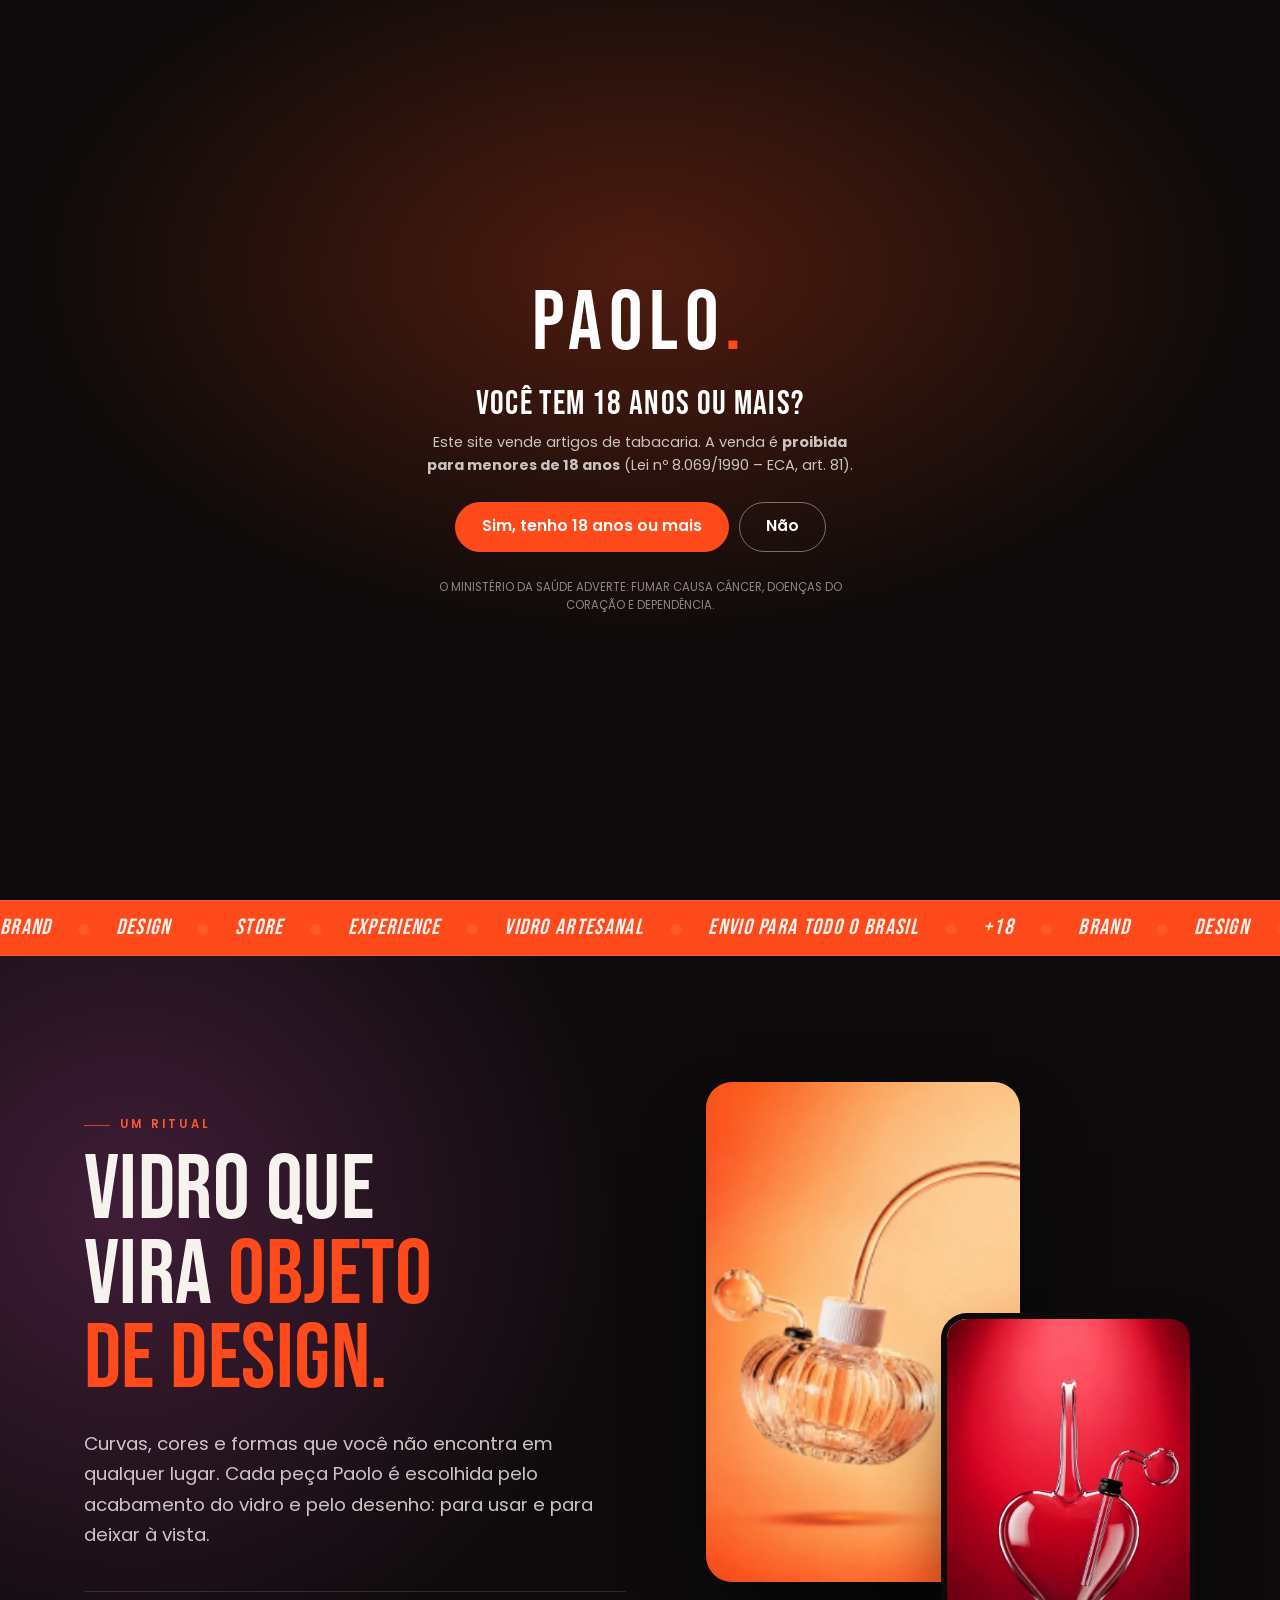
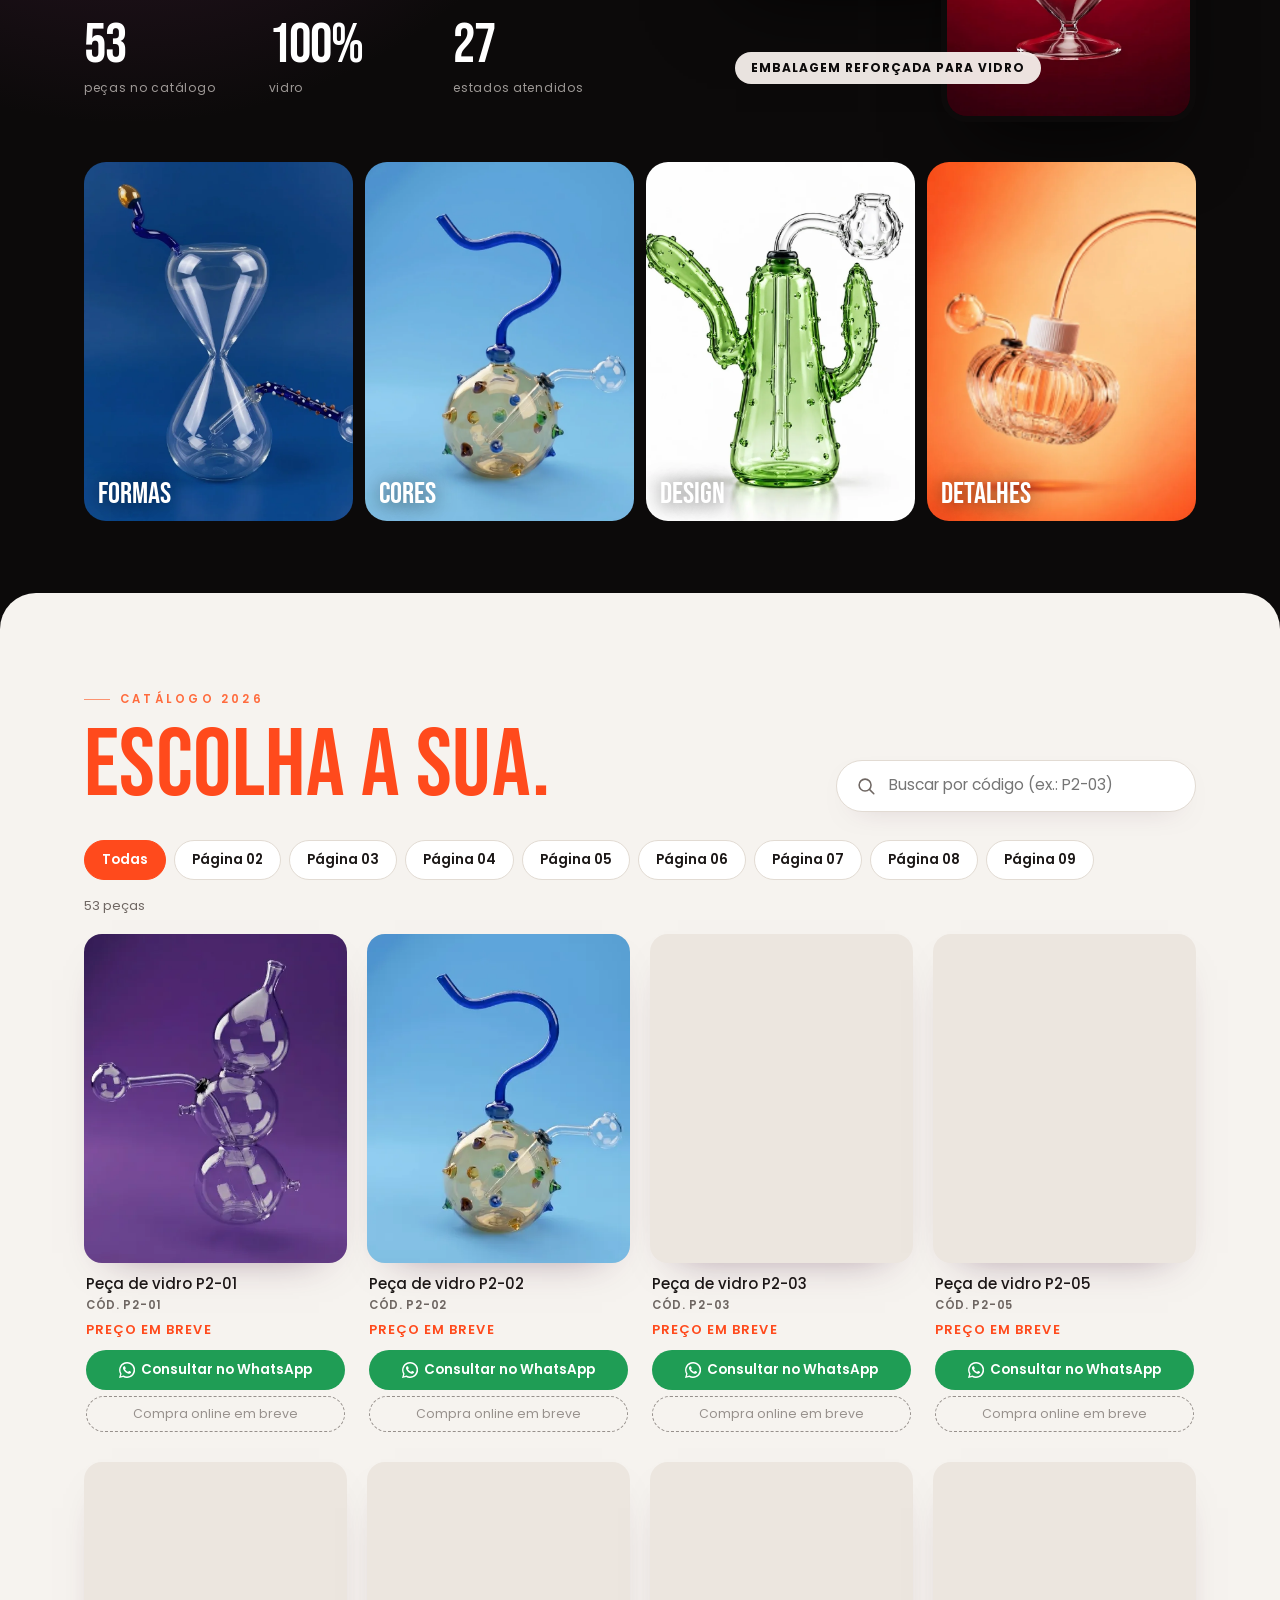
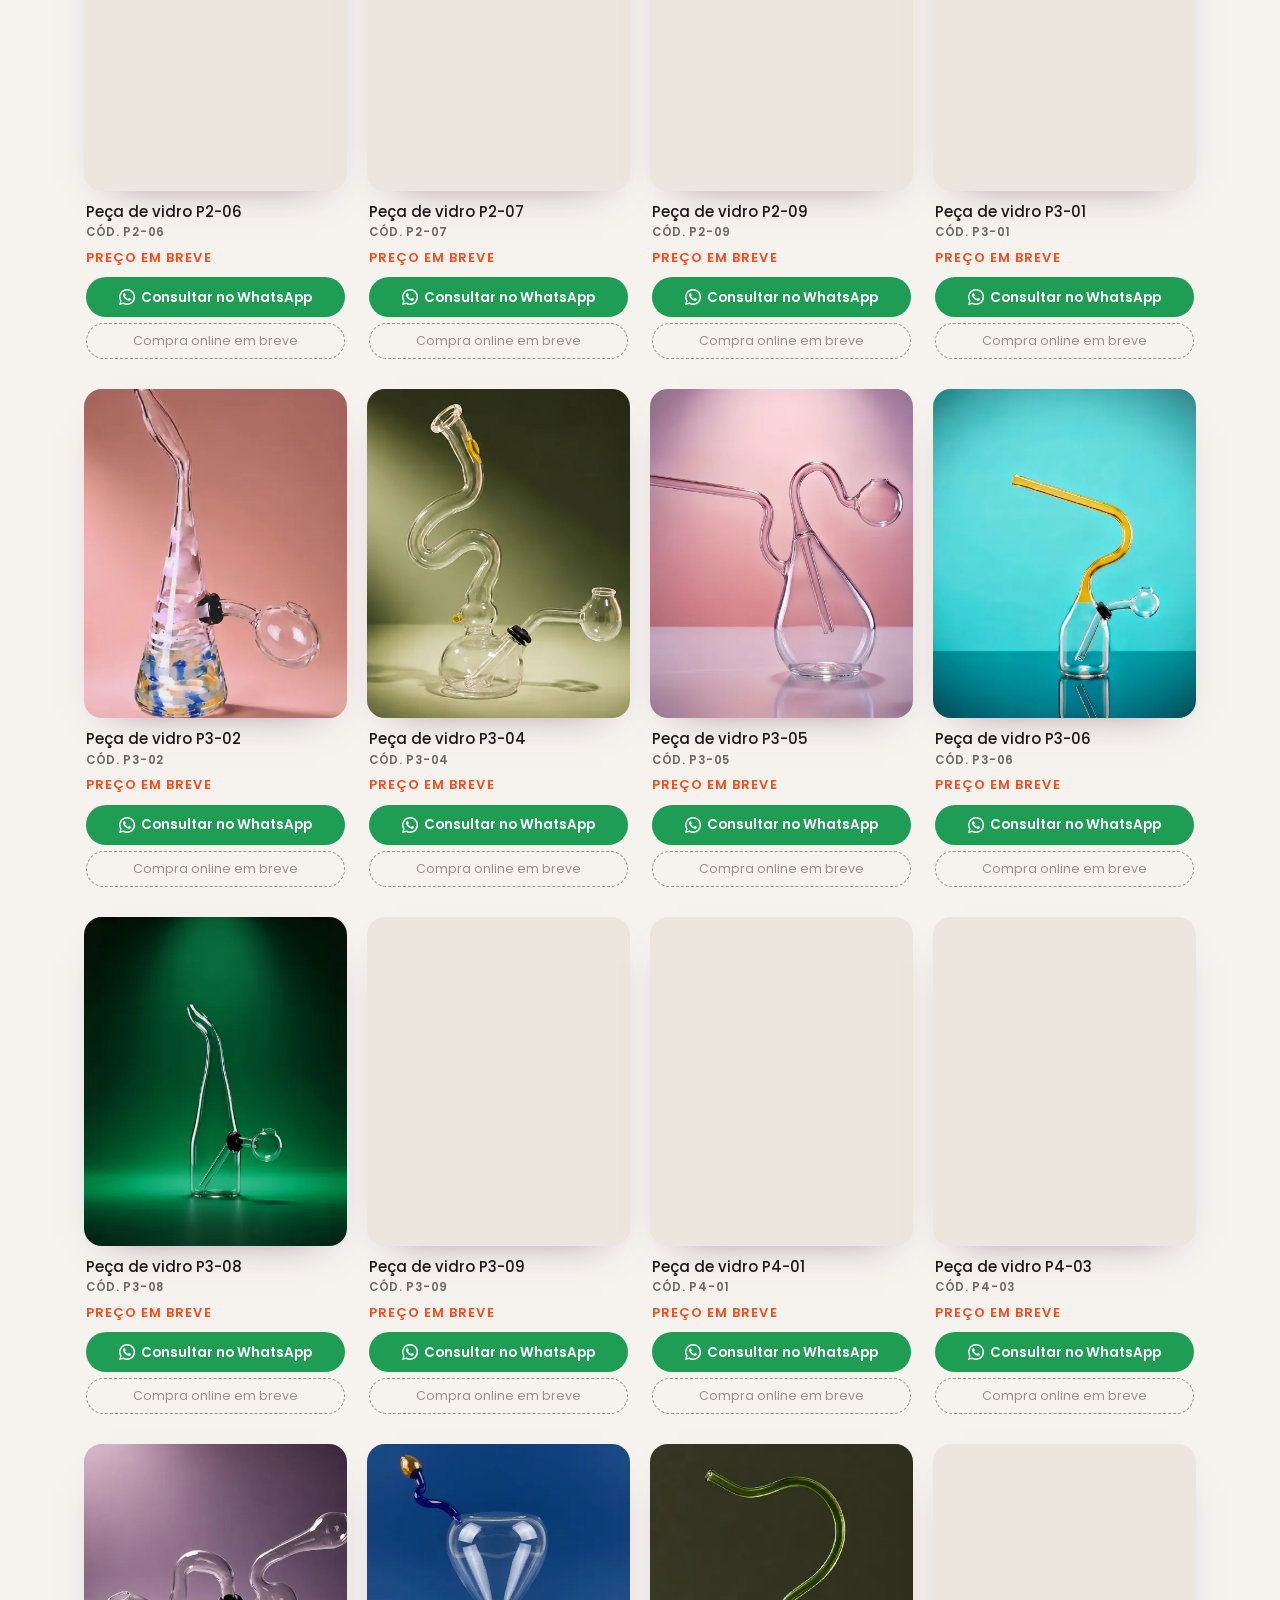
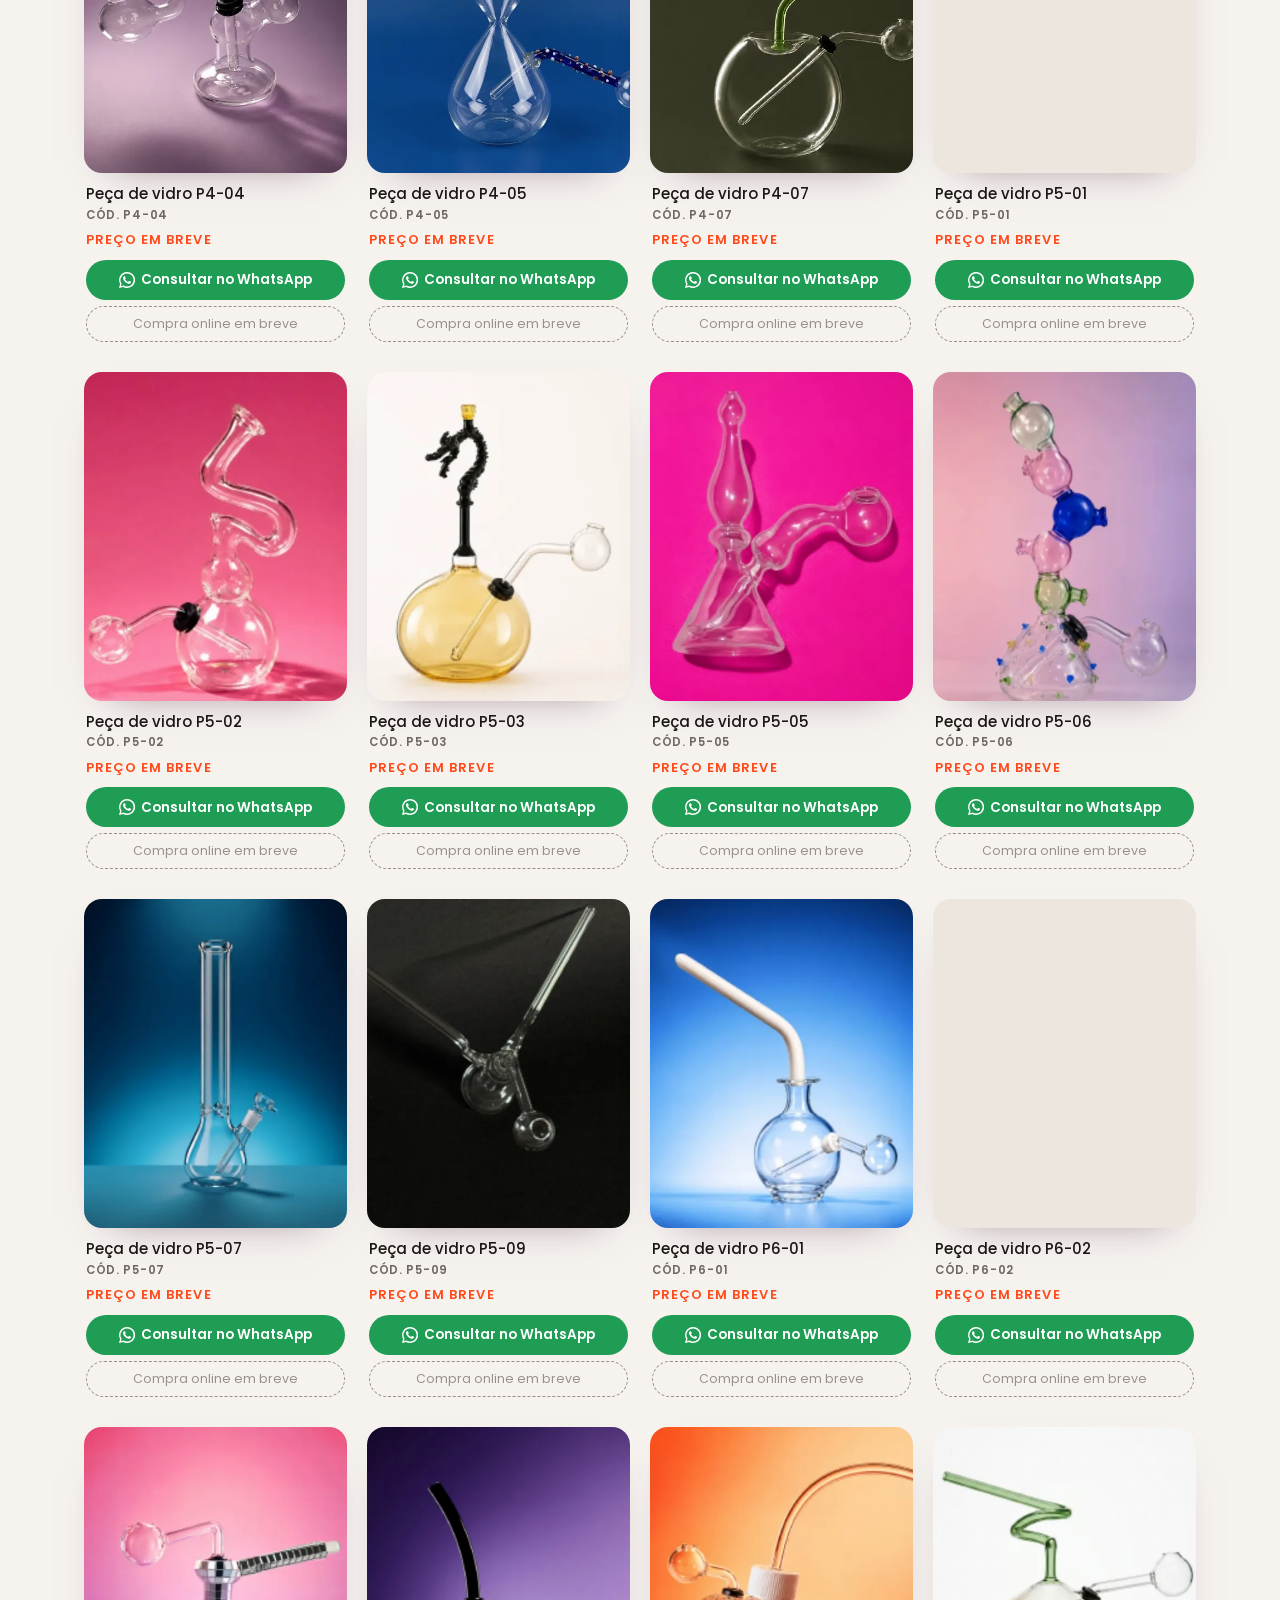
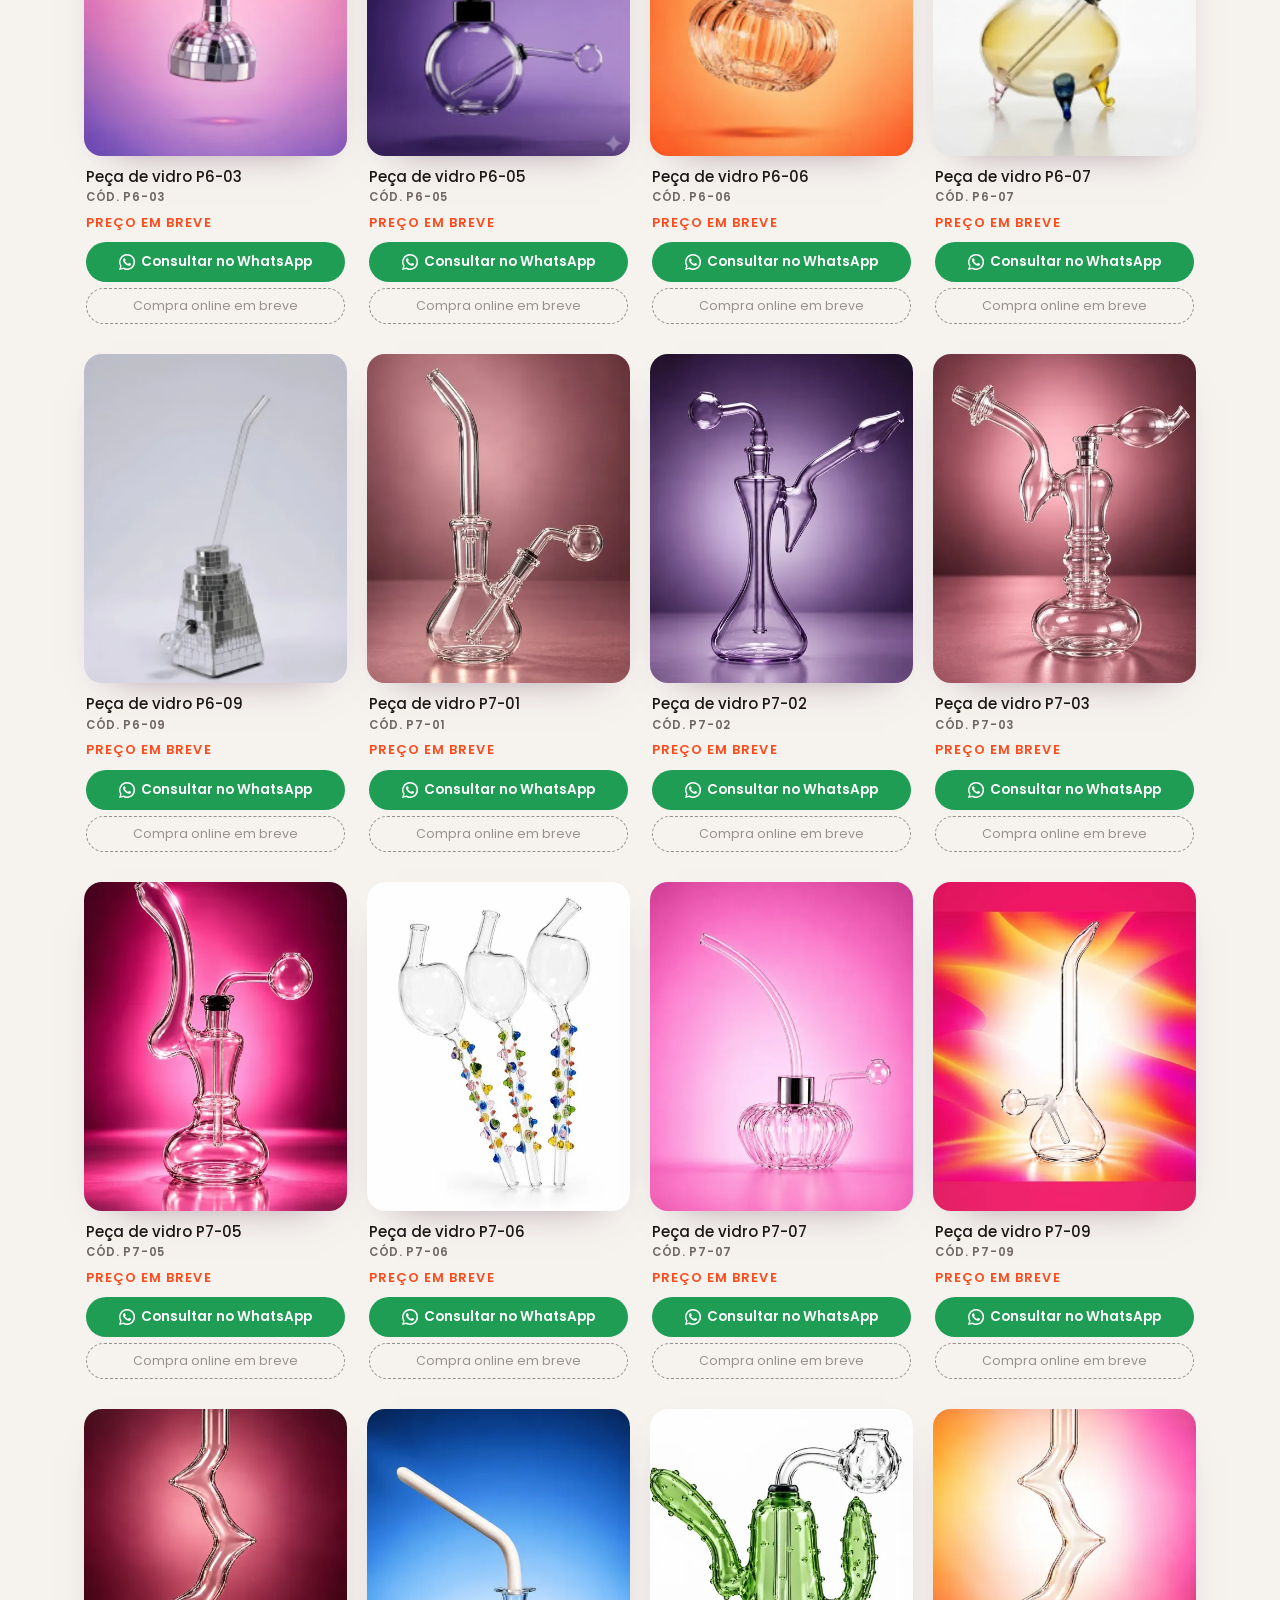
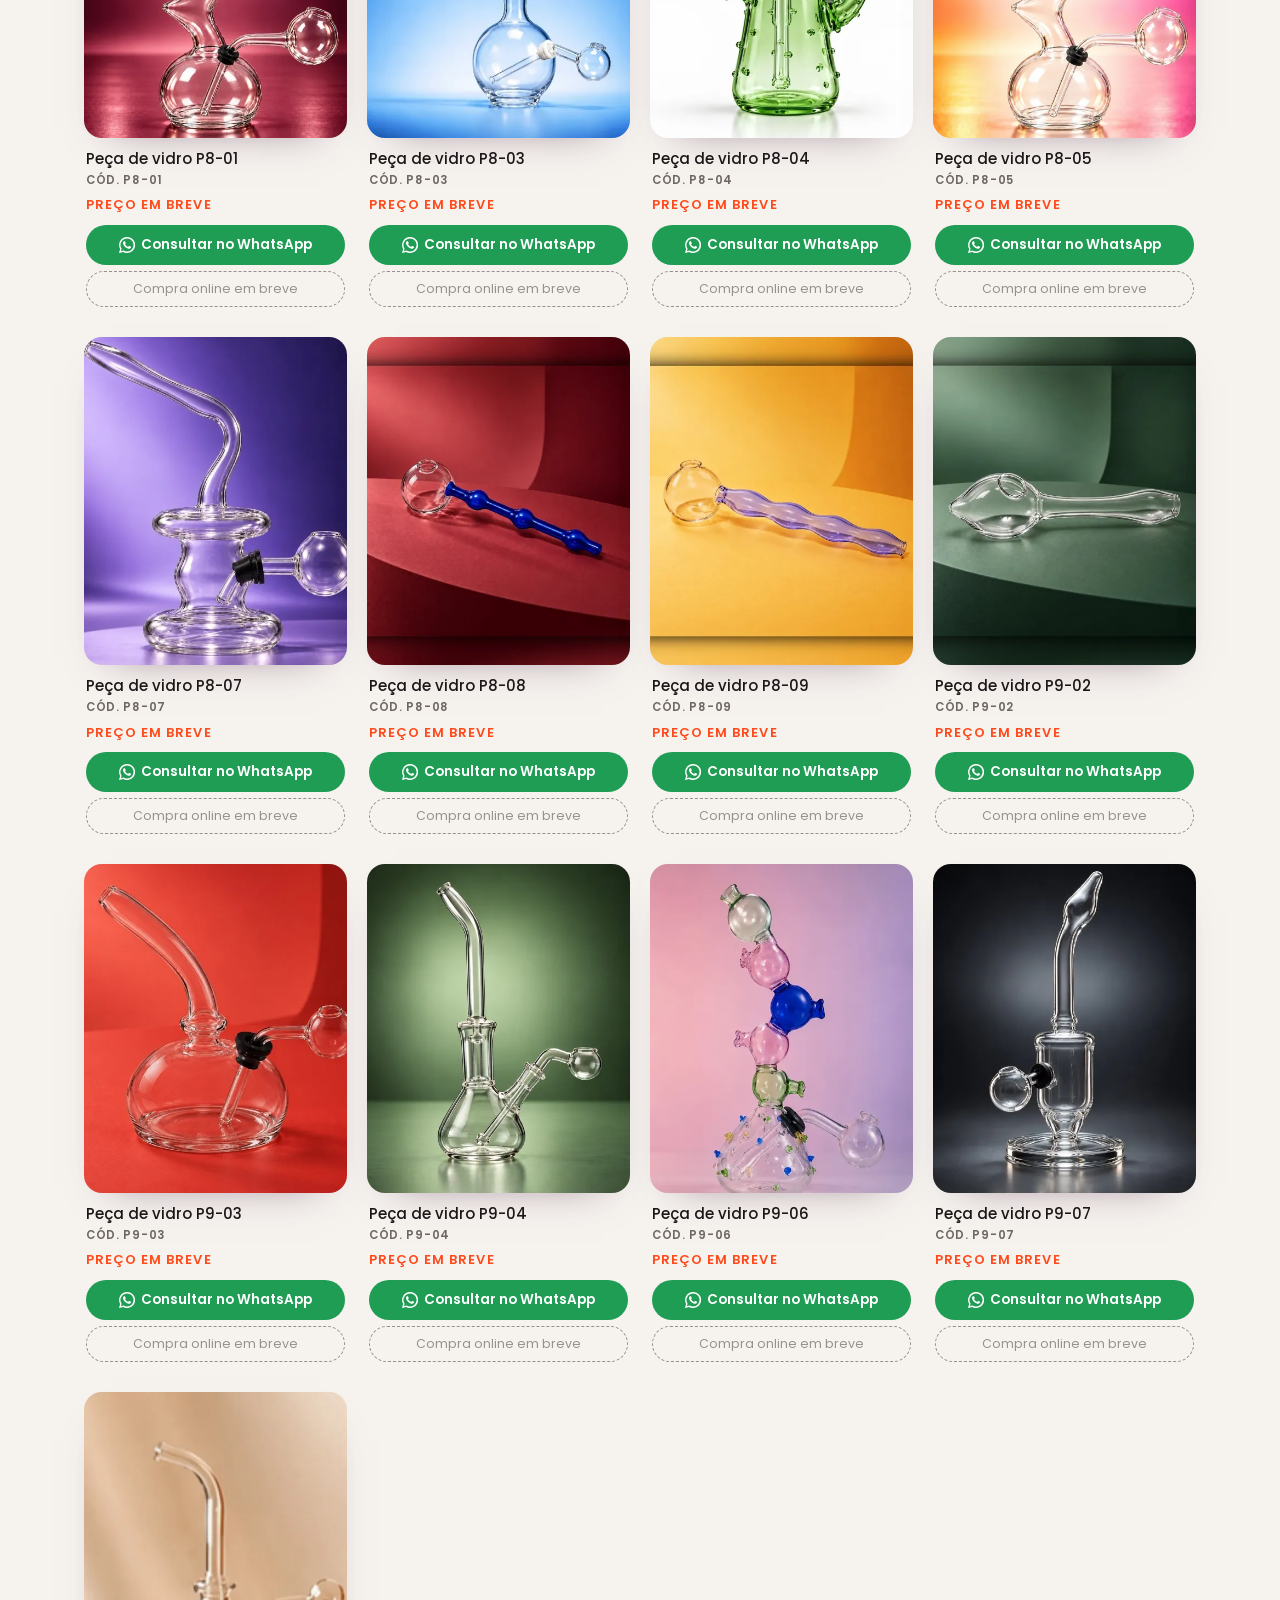
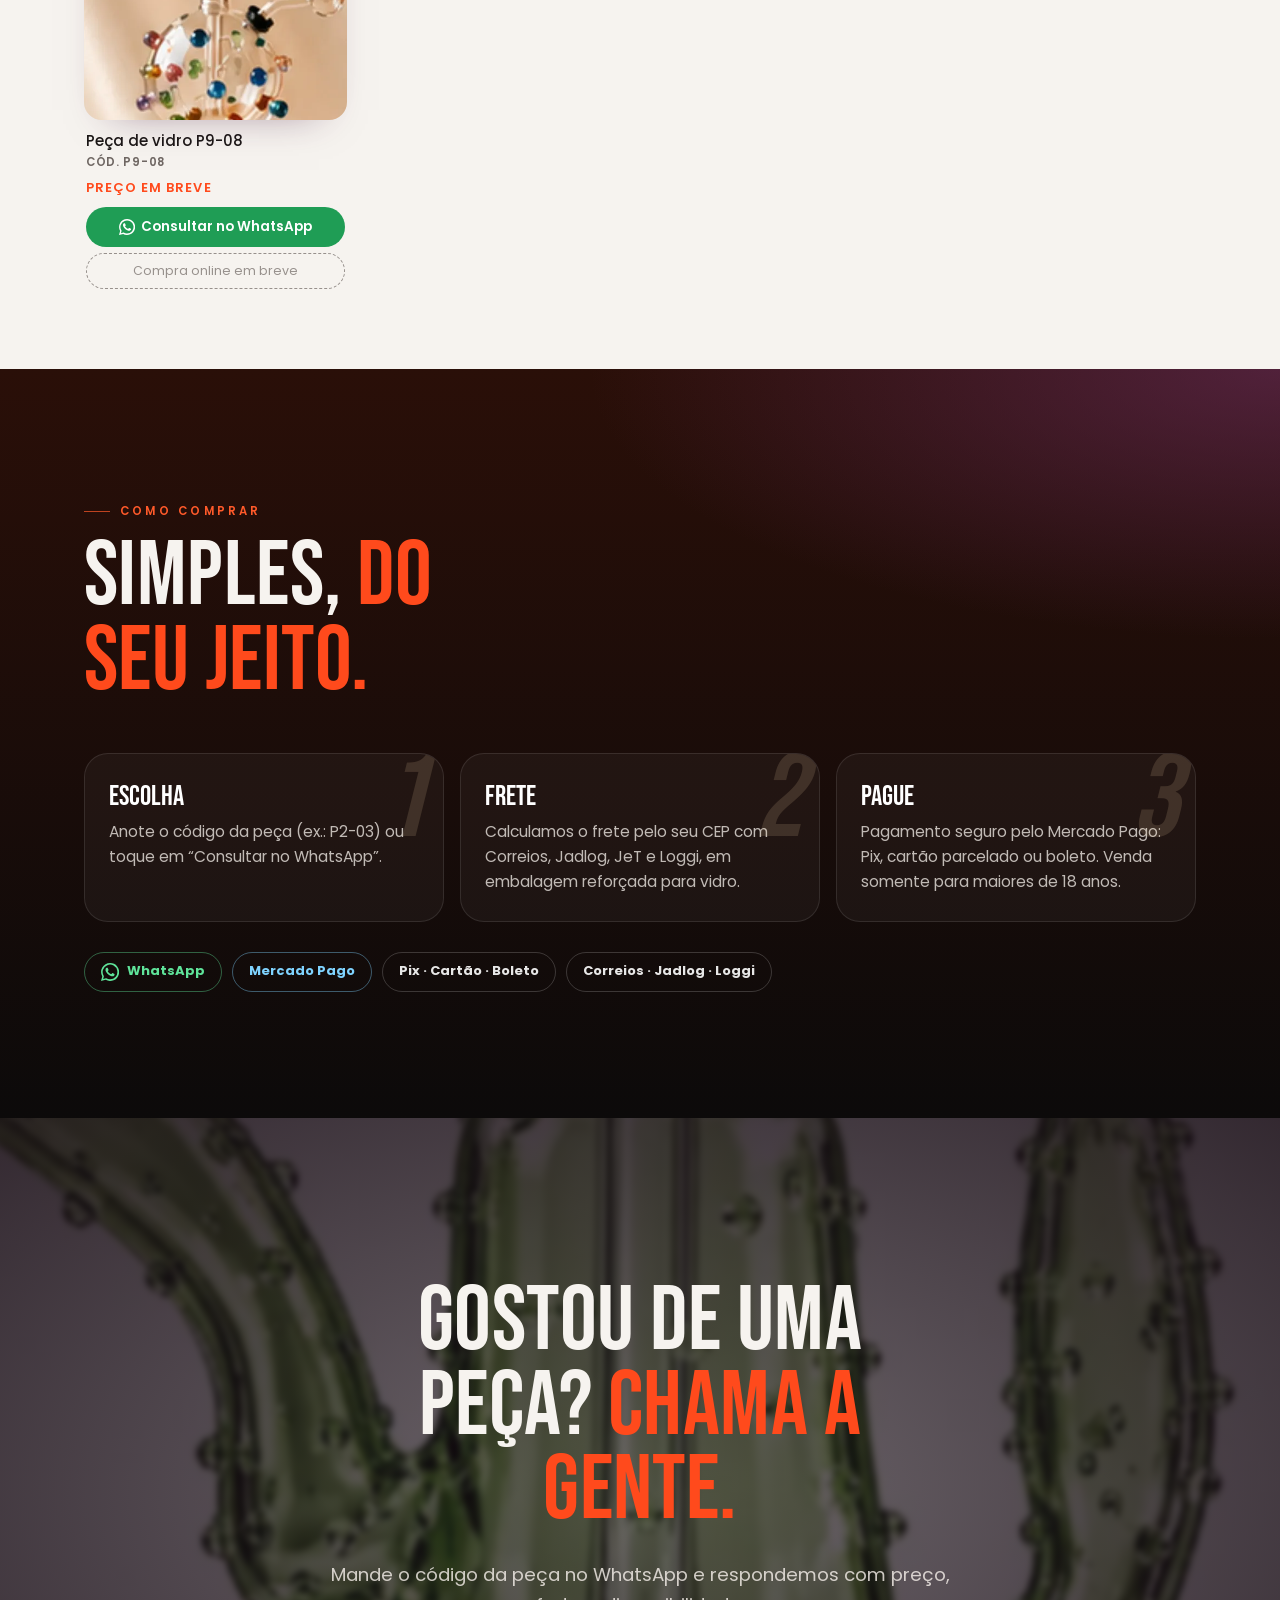
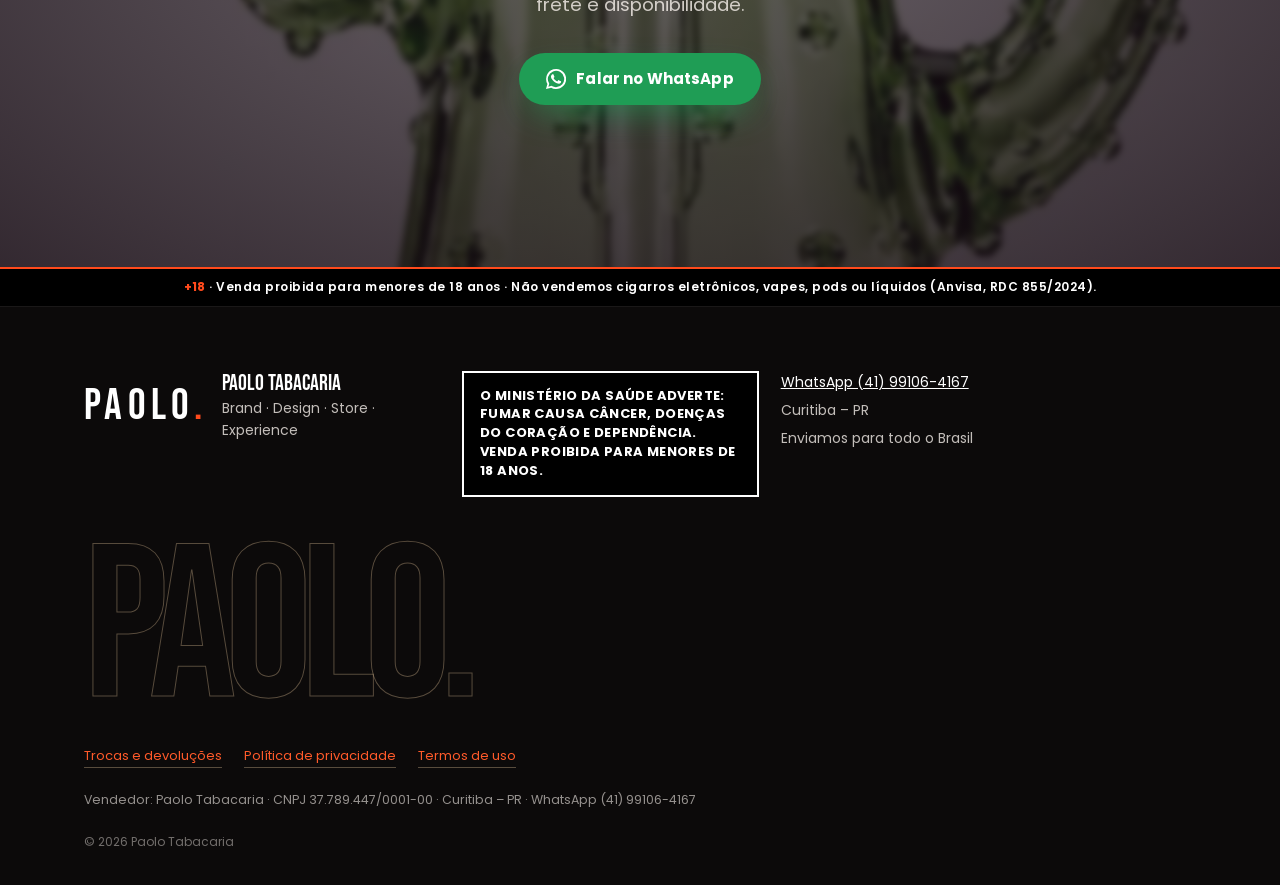
<file: index.html>
<!doctype html>
<html lang="pt-BR">
<head>
<meta charset="utf-8">
<meta name="viewport" content="width=device-width, initial-scale=1, viewport-fit=cover">
<title>Paolo Tabacaria | Peças de vidro artesanais · Curitiba</title>
<meta name="description" content="Paolo Tabacaria: peças de vidro de design para tabacaria. Curitiba, envio para todo o Brasil. Venda proibida para menores de 18 anos.">
<meta name="theme-color" content="#0c0a0a">
<meta name="robots" content="index,follow">
<link rel="canonical" href="https://ricksanches5567-art.github.io/paolo-tabacaria/">
<link rel="icon" href="favicon.svg" type="image/svg+xml">
<meta property="og:type" content="website">
<meta property="og:locale" content="pt_BR">
<meta property="og:site_name" content="Paolo Tabacaria">
<meta property="og:title" content="Paolo Tabacaria – Brand · Design · Store · Experience">
<meta property="og:description" content="Peças de vidro de design. Curitiba | enviamos para todo o Brasil. Somente maiores de 18 anos.">
<meta property="og:url" content="https://ricksanches5567-art.github.io/paolo-tabacaria/">
<meta property="og:image" content="https://ricksanches5567-art.github.io/paolo-tabacaria/img/og.jpg">
<meta name="twitter:card" content="summary_large_image">
<link rel="preconnect" href="https://fonts.googleapis.com">
<link rel="preconnect" href="https://fonts.gstatic.com" crossorigin>
<link href="https://fonts.googleapis.com/css2?family=Bebas+Neue&family=Poppins:wght@400;500;600;700&display=swap" rel="stylesheet">
<link rel="stylesheet" href="css/style.css?v=p1">
<link rel="stylesheet" href="css/paolo.css?v=1">
<script>document.documentElement.className+=' js'+(localStorage.getItem('paolo18')==='ok'?'':' gate-open');</script>
</head>
<body>
<!-- Portão de idade 18+ -->
<div class="agegate" id="ageGate" role="dialog" aria-modal="true" aria-labelledby="agTitle">
  <div class="agegate__box">
    <div class="agegate__logo">PAOLO<b>.</b></div>
    <h2 id="agTitle">Você tem 18 anos ou mais?</h2>
    <p>Este site vende artigos de tabacaria. A venda é <b>proibida para menores de 18 anos</b> (Lei nº 8.069/1990 – ECA, art. 81).</p>
    <div class="agegate__btns">
      <button class="yes" id="ageYes" type="button">Sim, tenho 18 anos ou mais</button>
      <button id="ageNo" type="button">Não</button>
    </div>
    <p class="agegate__no" id="ageNoMsg" hidden>Acesso não permitido. Este conteúdo é exclusivo para maiores de 18 anos.</p>
    <small>O MINISTÉRIO DA SAÚDE ADVERTE: FUMAR CAUSA CÂNCER, DOENÇAS DO CORAÇÃO E DEPENDÊNCIA.</small>
  </div>
</div>

<svg width="0" height="0" style="position:absolute" aria-hidden="true"><defs>
<symbol id="ic-wa" viewBox="0 0 24 24"><path fill="currentColor" d="M17.5 14.4c-.3-.1-1.8-.9-2-1-.3-.1-.5-.1-.7.1-.2.3-.8 1-.9 1.2-.2.2-.3.2-.6.1-.3-.1-1.3-.5-2.4-1.5-.9-.8-1.5-1.8-1.7-2.1-.2-.3 0-.5.1-.6l.4-.5c.2-.2.2-.3.3-.5.1-.2 0-.4 0-.5l-.9-2.2c-.2-.6-.5-.5-.7-.5h-.6c-.2 0-.5.1-.8.4-.3.3-1 1-1 2.5s1.1 2.9 1.2 3.1c.1.2 2.1 3.2 5.1 4.5.7.3 1.3.5 1.7.6.7.2 1.4.2 1.9.1.6-.1 1.8-.7 2-1.4.2-.7.2-1.3.2-1.4-.1-.1-.3-.2-.6-.3zM12 21.8a9.8 9.8 0 0 1-5-1.4l-.4-.2-3.7 1 1-3.6-.2-.4A9.8 9.8 0 1 1 12 21.8zM12 0a12 12 0 0 0-10.3 18L0 24l6.2-1.6A12 12 0 1 0 12 0z"/></symbol>
</defs></svg>

<header class="topbar" id="topbar">
  <div class="topbar__in">
    <a class="brand" href="#top" aria-label="Paolo Tabacaria – início"><span class="brand__logo">PAOLO<b>.</b></span><span class="brand__sub">Tabacaria</span></a>
    <nav class="topbar__nav" aria-label="Seções"><a href="#experiencia">Experiência</a><a href="#catalogo">Catálogo</a><a href="#comprar">Como comprar</a></nav>
    <div class="topbar__actions">
      <a class="icon-btn" href="https://wa.me/5541991064167" target="_blank" rel="noopener" aria-label="WhatsApp"><svg class="ic" aria-hidden="true"><use href="#ic-wa"/></svg></a>
    </div>
  </div>
</header>

<main id="top">
  <section class="hero" aria-label="Paolo Tabacaria">
    <div class="hero__media">
      <video id="heroVideo" class="hero__video" muted autoplay loop playsinline preload="auto" aria-hidden="true" data-m="video/hero-m" data-d="video/hero-d"></video>
    </div>
    <div class="hero__shade" aria-hidden="true"></div>
    <div class="hero__content">
      <p class="eyebrow hero__eyebrow">Catálogo 2026 · Curitiba</p>
      <h1 class="hero__title">PAOLO<span class="dot" aria-hidden="true"></span></h1>
      <p class="hero__tag">Brand · Design · Store · Experience</p>
      <p class="hero__sub">Peças de vidro de design. Enviamos para todo o Brasil. Venda somente para maiores de 18 anos.</p>
      <div class="hero__cta">
        <a class="btn btn--glow" href="#catalogo">Ver catálogo <span class="btn__arrow" aria-hidden="true">→</span></a>
        <a class="btn btn--glass" href="https://wa.me/5541991064167" target="_blank" rel="noopener"><svg class="ic" aria-hidden="true"><use href="#ic-wa"/></svg>WhatsApp</a>
      </div>
    </div>
  </section>

  <div class="ticker" aria-hidden="true"><div class="ticker__track">
    <span>Brand</span><i>●</i><span>Design</span><i>●</i><span>Store</span><i>●</i><span>Experience</span><i>●</i><span>Vidro artesanal</span><i>●</i><span>Envio para todo o Brasil</span><i>●</i><span>+18</span><i>●</i>
    <span>Brand</span><i>●</i><span>Design</span><i>●</i><span>Store</span><i>●</i><span>Experience</span><i>●</i><span>Vidro artesanal</span><i>●</i><span>Envio para todo o Brasil</span><i>●</i><span>+18</span><i>●</i>
  </div></div>

  <section class="manifesto section" id="experiencia">
    <div class="manifesto__glow" aria-hidden="true"></div>
    <div class="wrap manifesto__grid">
      <div class="manifesto__text reveal">
        <p class="eyebrow">Um ritual</p>
        <h2 class="display">Vidro que vira <em>objeto de design.</em></h2>
        <p class="lead">Curvas, cores e formas que você não encontra em qualquer lugar. Cada peça Paolo é escolhida pelo acabamento do vidro e pelo desenho: para usar e para deixar à vista.</p>
        <ul class="stats">
          <li><strong><span id="statCount">53</span></strong><span>peças no catálogo</span></li>
          <li><strong>100%</strong><span>vidro</span></li>
          <li><strong>27</strong><span>estados atendidos</span></li>
        </ul>
      </div>
      <div class="manifesto__art" aria-hidden="true">
        <figure class="ed ed--a"><img src="img/ed-1.webp" alt="" loading="lazy" decoding="async"></figure>
        <figure class="ed ed--b"><img src="img/ed-2.webp" alt="" loading="lazy" decoding="async"></figure>
        <span class="ed__chip">Embalagem reforçada para vidro</span>
      </div>
    </div>
    <div class="wrap">
      <div class="cats reveal">
        <figure><img src="img/p/P4-05.webp" alt="" loading="lazy"><figcaption>Formas</figcaption></figure>
        <figure><img src="img/p/P2-02.webp" alt="" loading="lazy"><figcaption>Cores</figcaption></figure>
        <figure><img src="img/p/P8-04.webp" alt="" loading="lazy"><figcaption>Design</figcaption></figure>
        <figure><img src="img/p/P6-06.webp" alt="" loading="lazy"><figcaption>Detalhes</figcaption></figure>
      </div>
    </div>
  </section>

  <section class="catalog section" id="catalogo" aria-labelledby="catTitle">
    <div class="wrap">
      <div class="catalog__head">
        <div><p class="eyebrow eyebrow--plum">Catálogo 2026</p><h2 id="catTitle" class="display display--ink">Escolha <em>a sua.</em></h2></div>
        <label class="search"><svg viewBox="0 0 24 24" class="ic-line" aria-hidden="true"><circle cx="11" cy="11" r="6.5"/><path d="m16 16 4.5 4.5"/></svg>
          <input id="search" type="search" placeholder="Buscar por código (ex.: P2-03)" aria-label="Buscar por código"></label>
      </div>
      <div class="filters" id="filters" role="tablist" aria-label="Filtrar por página do catálogo"></div>
      <p class="result-info" id="resultInfo" aria-live="polite"></p>
      <div class="grid" id="grid"></div>
    </div>
  </section>

  <section class="howto section" id="comprar" aria-labelledby="howTitle">
    <div class="wrap">
      <p class="eyebrow">Como comprar</p>
      <h2 id="howTitle" class="display">Simples, <em>do seu jeito.</em></h2>
      <ol class="steps">
        <li class="step"><span class="step__n">1</span><h3>Escolha</h3><p>Anote o código da peça (ex.: P2-03) ou toque em “Consultar no WhatsApp”.</p></li>
        <li class="step"><span class="step__n">2</span><h3>Frete</h3><p>Calculamos o frete pelo seu CEP com Correios, Jadlog, JeT e Loggi, em embalagem reforçada para vidro.</p></li>
        <li class="step"><span class="step__n">3</span><h3>Pague</h3><p>Pagamento seguro pelo Mercado Pago: Pix, cartão parcelado ou boleto. Venda somente para maiores de 18 anos.</p></li>
      </ol>
      <div class="pay-badges"><span class="pay pay--wa"><svg aria-hidden="true"><use href="#ic-wa"/></svg>WhatsApp</span><span class="pay pay--mp">Mercado Pago</span><span class="pay">Pix · Cartão · Boleto</span><span class="pay">Correios · Jadlog · Loggi</span></div>
    </div>
  </section>

  <section class="cta section" aria-labelledby="ctaTitle">
    <div class="cta__bg" aria-hidden="true"><img src="img/cta.webp" alt="" loading="lazy"></div>
    <div class="wrap cta__in">
      <h2 id="ctaTitle" class="display">Gostou de uma peça? <em>Chama a gente.</em></h2>
      <p class="lead">Mande o código da peça no WhatsApp e respondemos com preço, frete e disponibilidade.</p>
      <div class="cta__btns"><a class="btn btn--wa-solid" href="https://wa.me/5541991064167?text=Ol%C3%A1!%20Vim%20pelo%20site%20da%20Paolo." target="_blank" rel="noopener"><svg aria-hidden="true"><use href="#ic-wa"/></svg>Falar no WhatsApp</a></div>
    </div>
  </section>
</main>

<div class="warn-bar"><b>+18</b> · Venda proibida para menores de 18 anos · Não vendemos cigarros eletrônicos, vapes, pods ou líquidos (Anvisa, RDC 855/2024).</div>
<footer class="footer">
  <div class="wrap footer__in">
    <div class="footer__brand"><span class="brand__logo" style="font-size:44px">PAOLO<b>.</b></span><div><p class="footer__name">Paolo Tabacaria</p><p>Brand · Design · Store · Experience</p></div></div>
    <p class="ms-warning">O Ministério da Saúde adverte: fumar causa câncer, doenças do coração e dependência. Venda proibida para menores de 18 anos.</p>
    <ul class="footer__list">
      <li><a href="https://wa.me/5541991064167" target="_blank" rel="noopener">WhatsApp (41) 99106-4167</a></li>
      <li>Curitiba – PR</li>
      <li>Enviamos para todo o Brasil</li>
    </ul>
    <p class="footer__big" aria-hidden="true">PAOLO.</p>
    <nav class="footer__legal" aria-label="Informações legais"><a href="trocas.html">Trocas e devoluções</a><a href="privacidade.html">Política de privacidade</a><a href="termos.html">Termos de uso</a></nav>
    <p class="footer__seller">Vendedor: Paolo Tabacaria · CNPJ 37.789.447/0001-00 · Curitiba – PR · WhatsApp (41) 99106-4167</p>
    <p class="footer__copy">© <span id="year"></span> Paolo Tabacaria</p>
  </div>
</footer>

<div class="modal" id="productModal" role="dialog" aria-modal="true" aria-labelledby="pmTitle" hidden>
  <div class="modal__backdrop" data-close></div>
  <div class="modal__panel"><button class="close-btn" data-close aria-label="Fechar">&times;</button><div class="pm" id="pmBody"></div></div>
</div>

<!-- Sacola: pronta, mas só aparece quando vendasAtivas = true e houver peças com preço -->
<div class="drawer" id="cartDrawer" role="dialog" aria-modal="true" aria-labelledby="cartTitle" hidden>
  <div class="drawer__backdrop" data-close-cart></div>
  <aside class="drawer__panel">
    <div class="drawer__head"><h2 id="cartTitle">Sua sacola</h2><button class="close-btn" data-close-cart aria-label="Fechar sacola">&times;</button></div>
    <div class="drawer__body" id="cartBody"></div>
  </aside>
</div>
<div class="toast" id="toast" role="status" aria-live="polite" hidden></div>

<script src="config.js"></script>
<script src="js/app.js?v=1"></script>
</body>
</html>
</file>
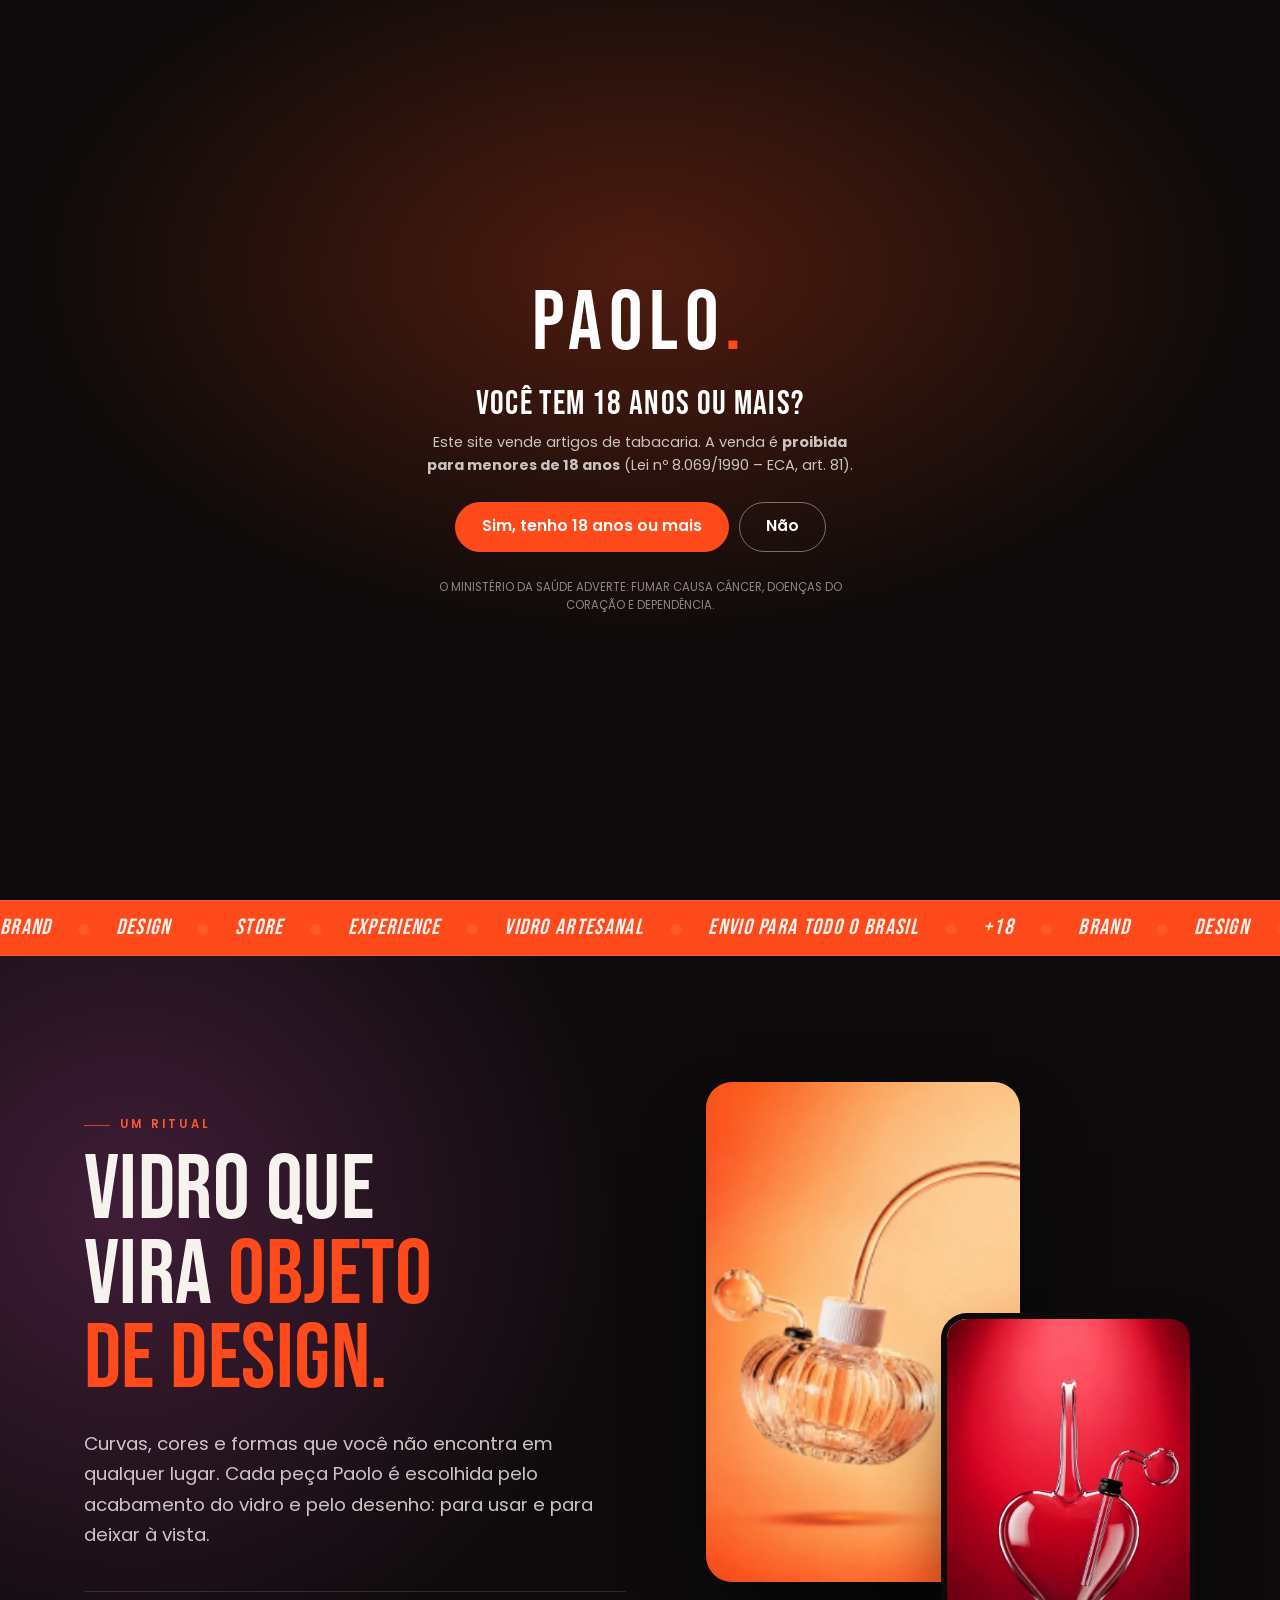
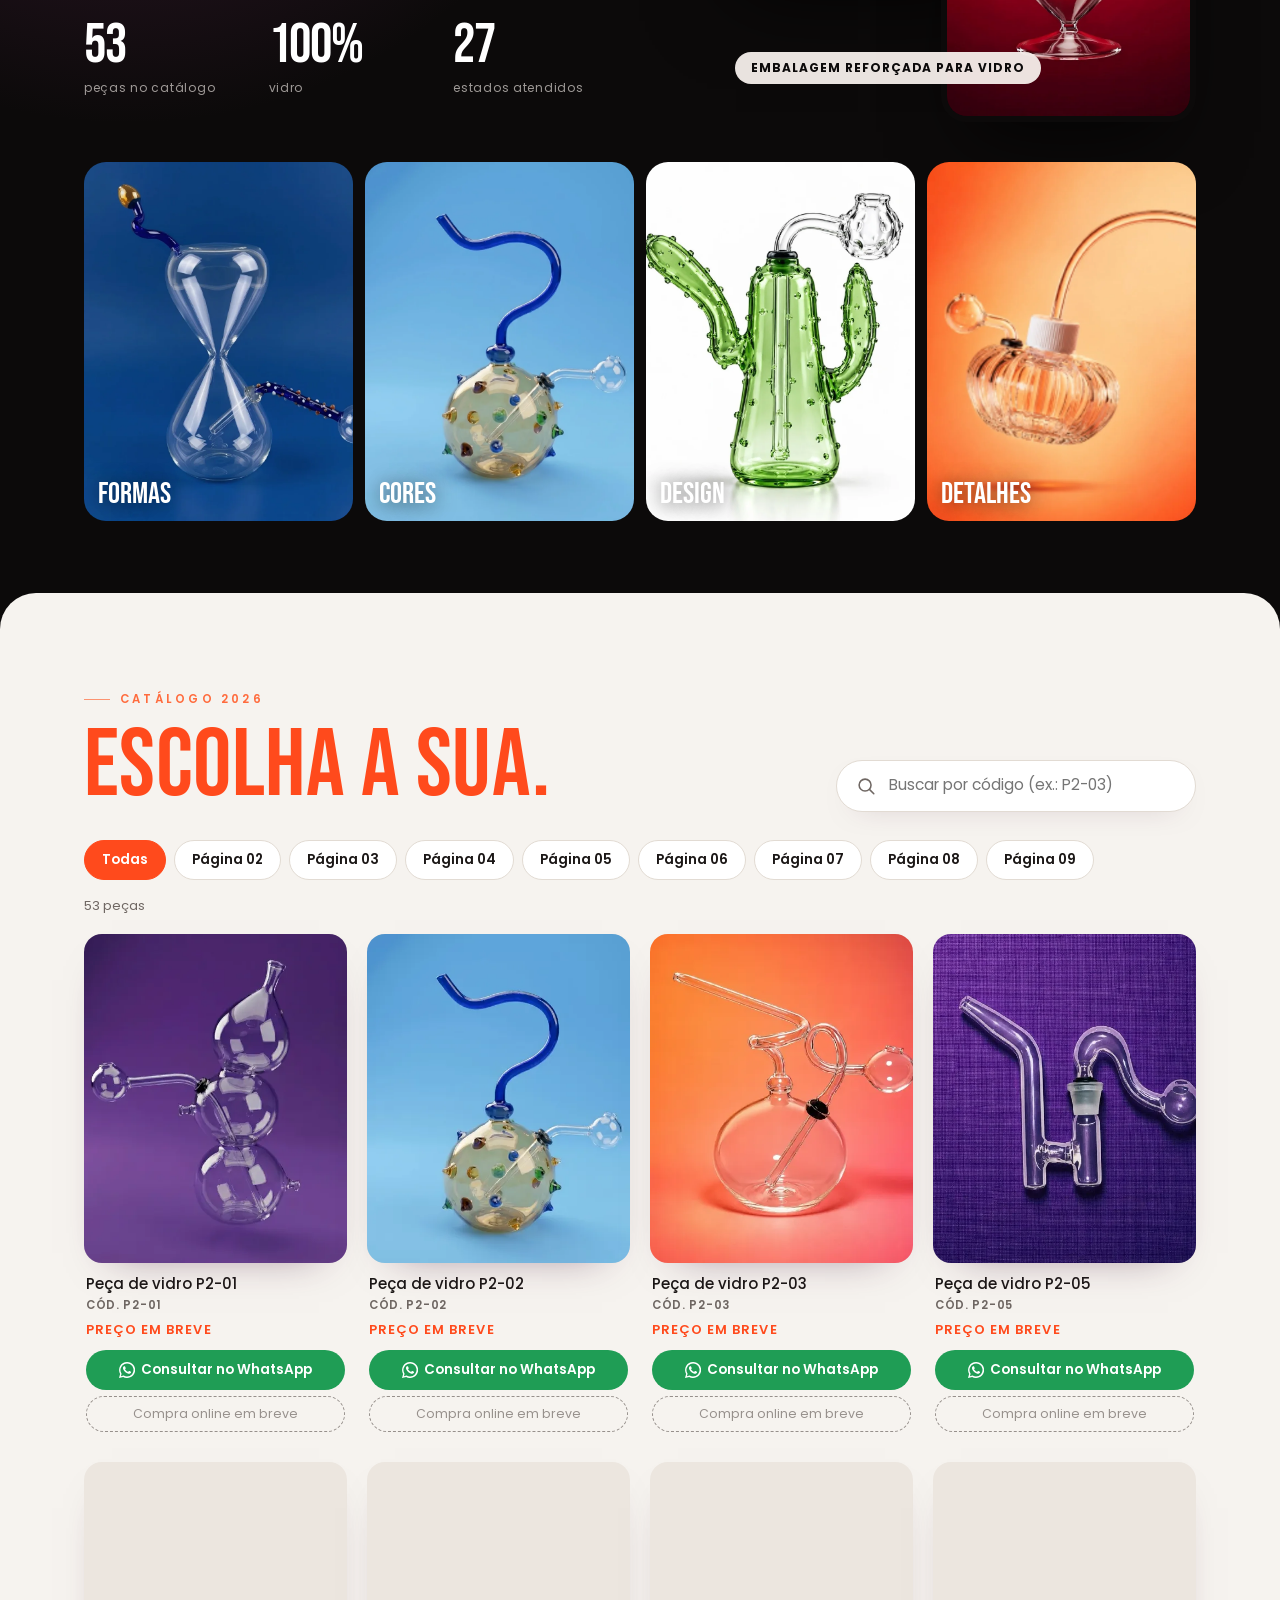
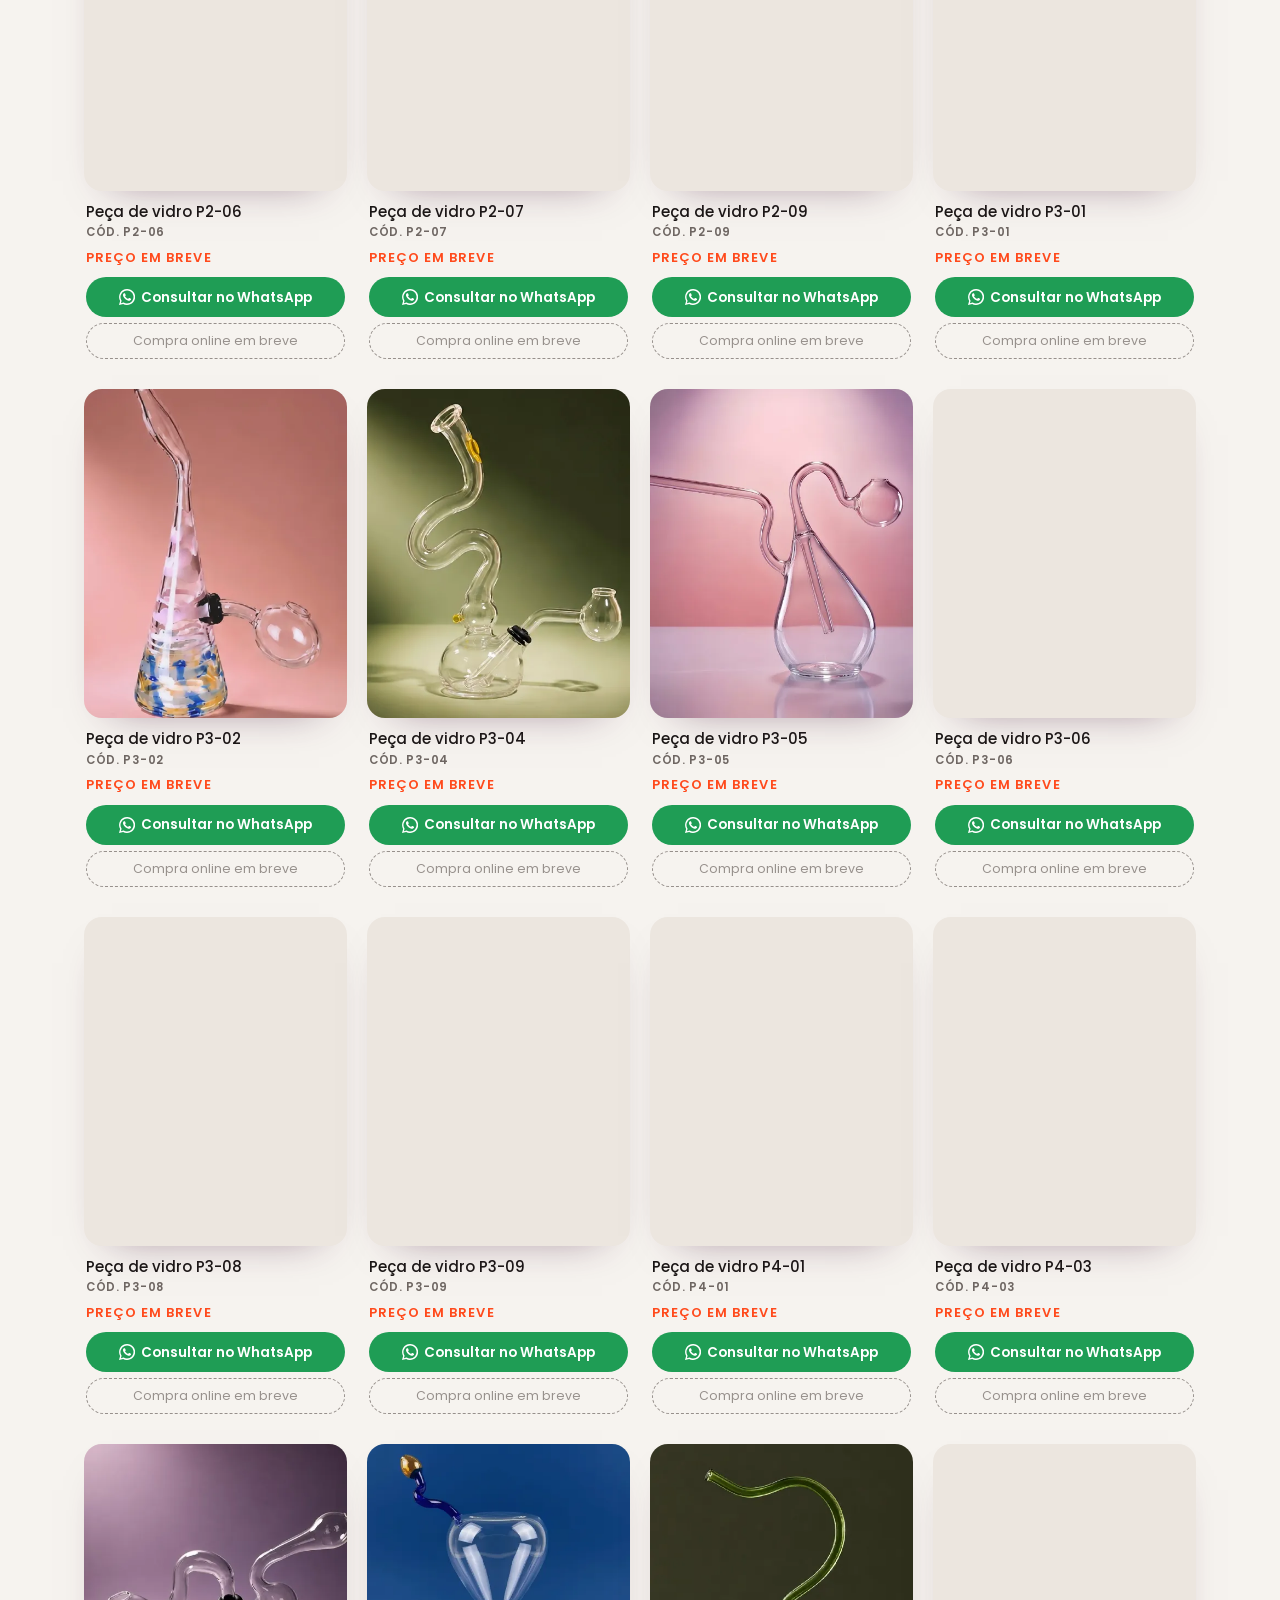
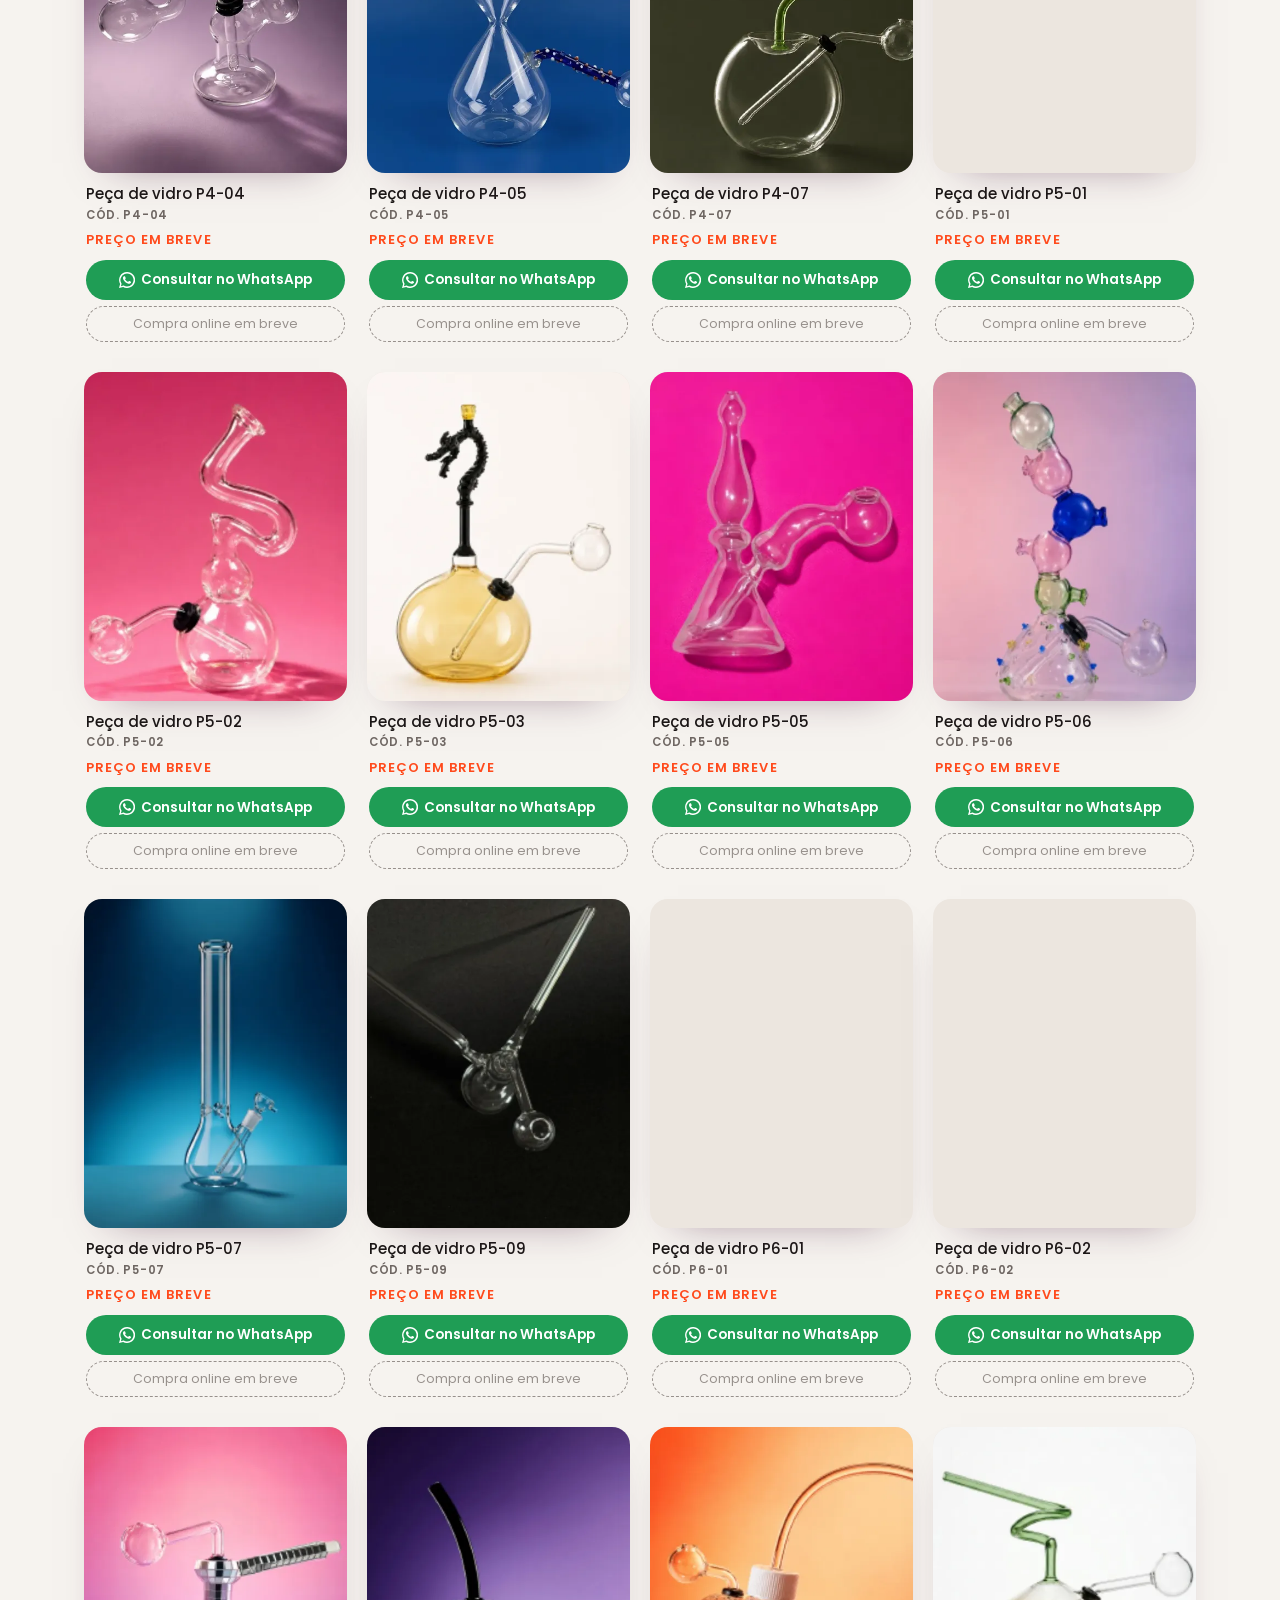
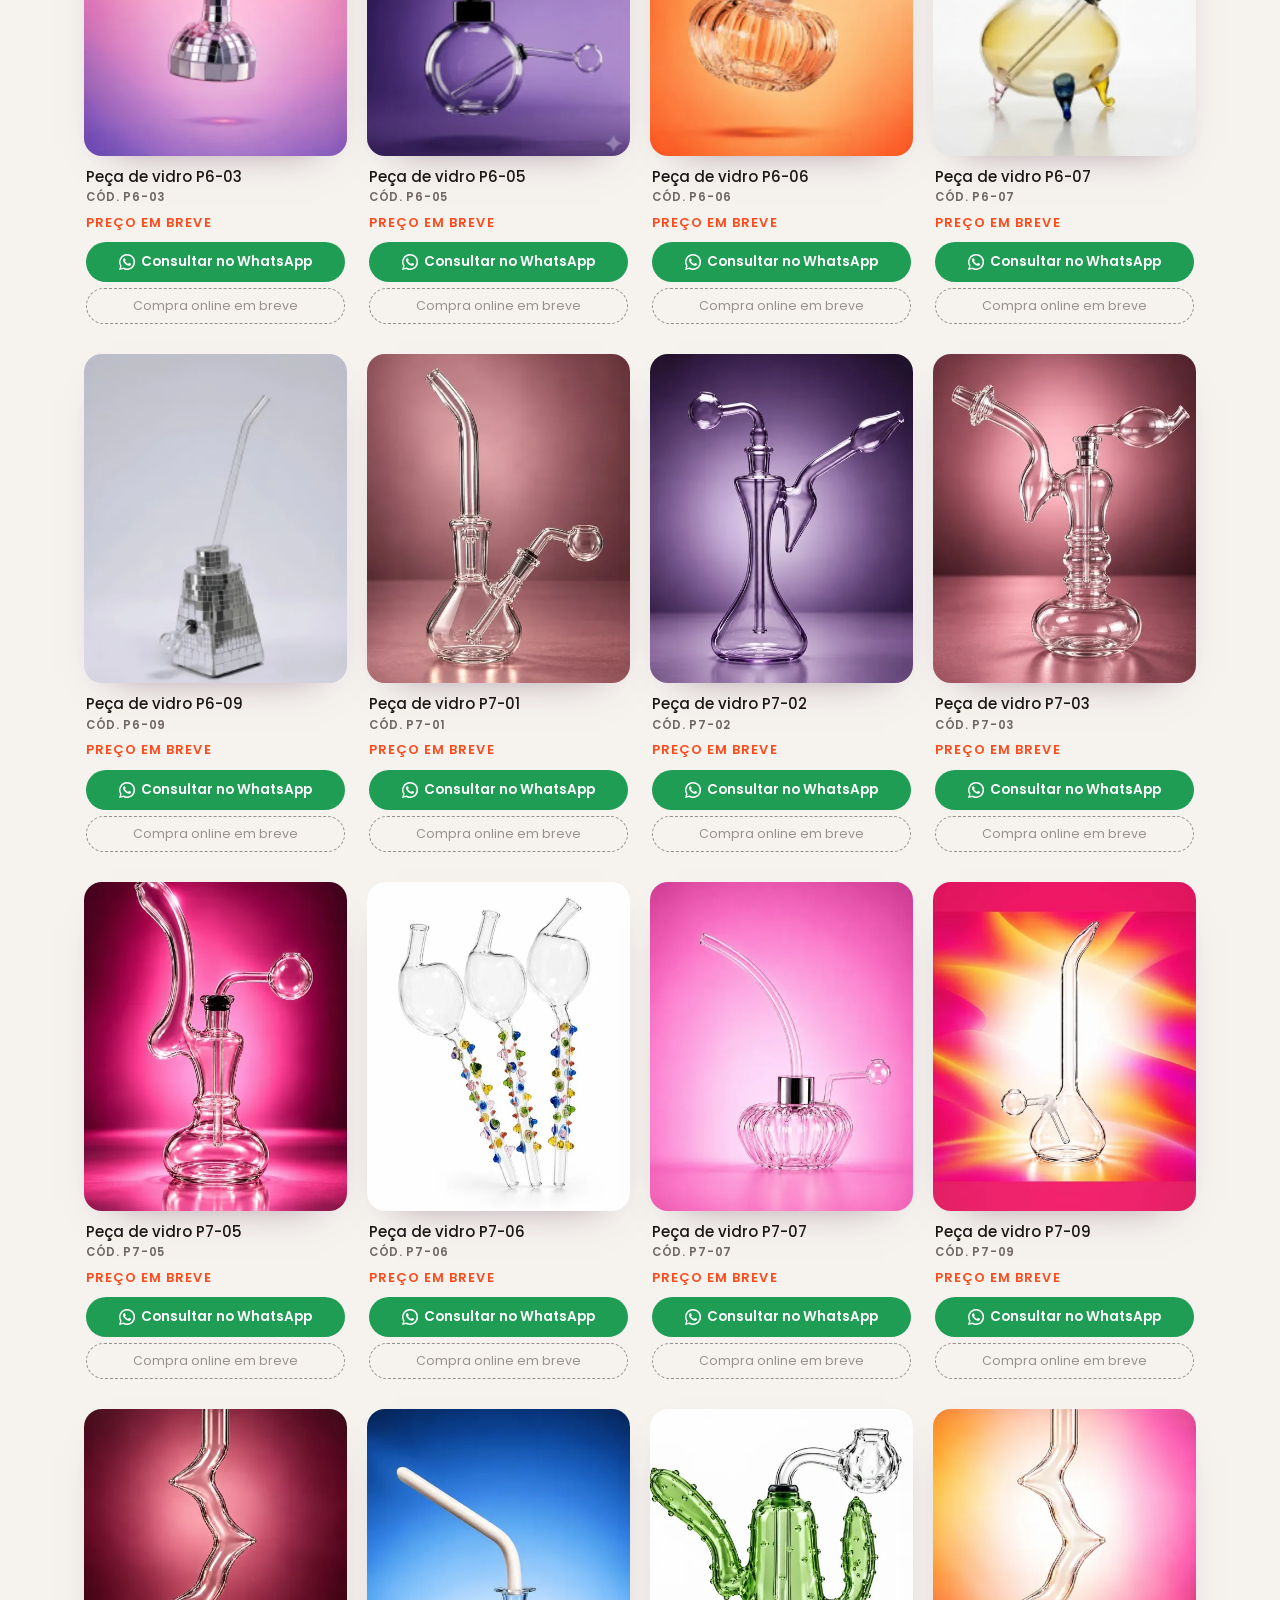
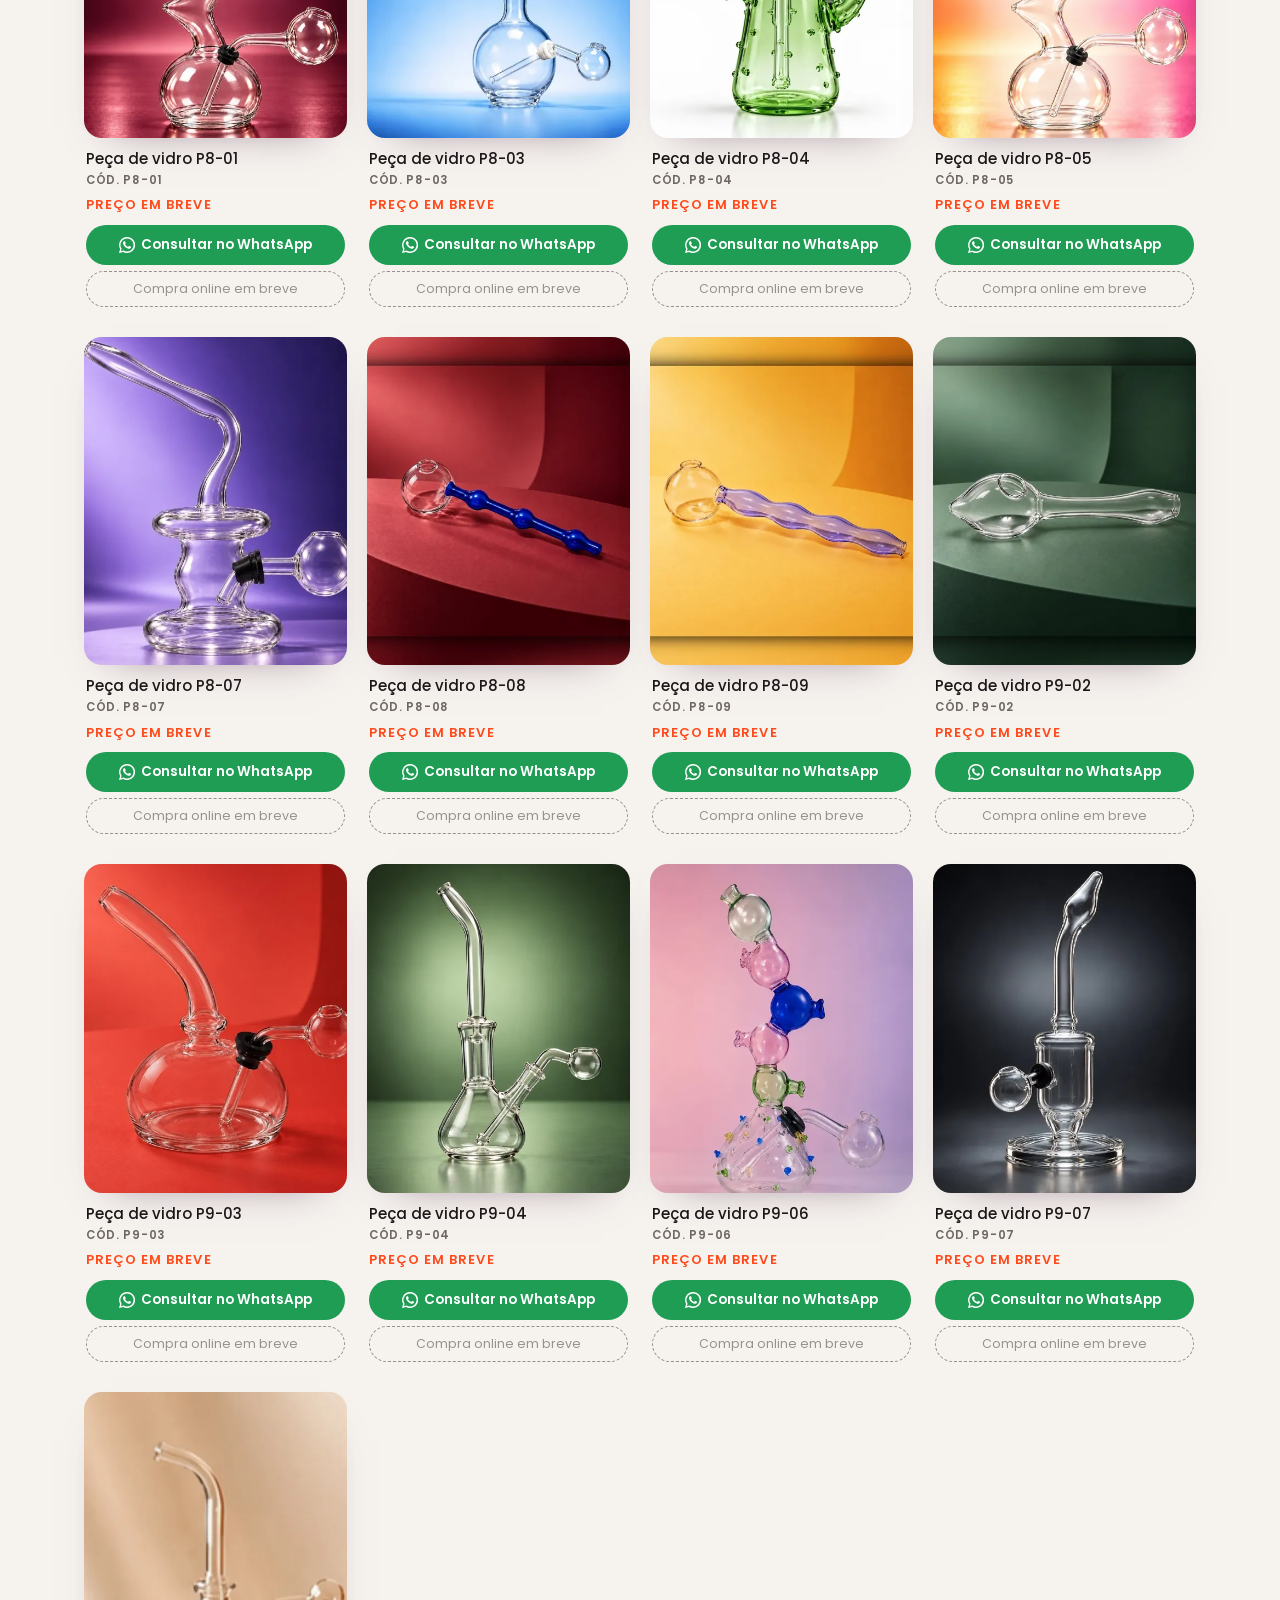
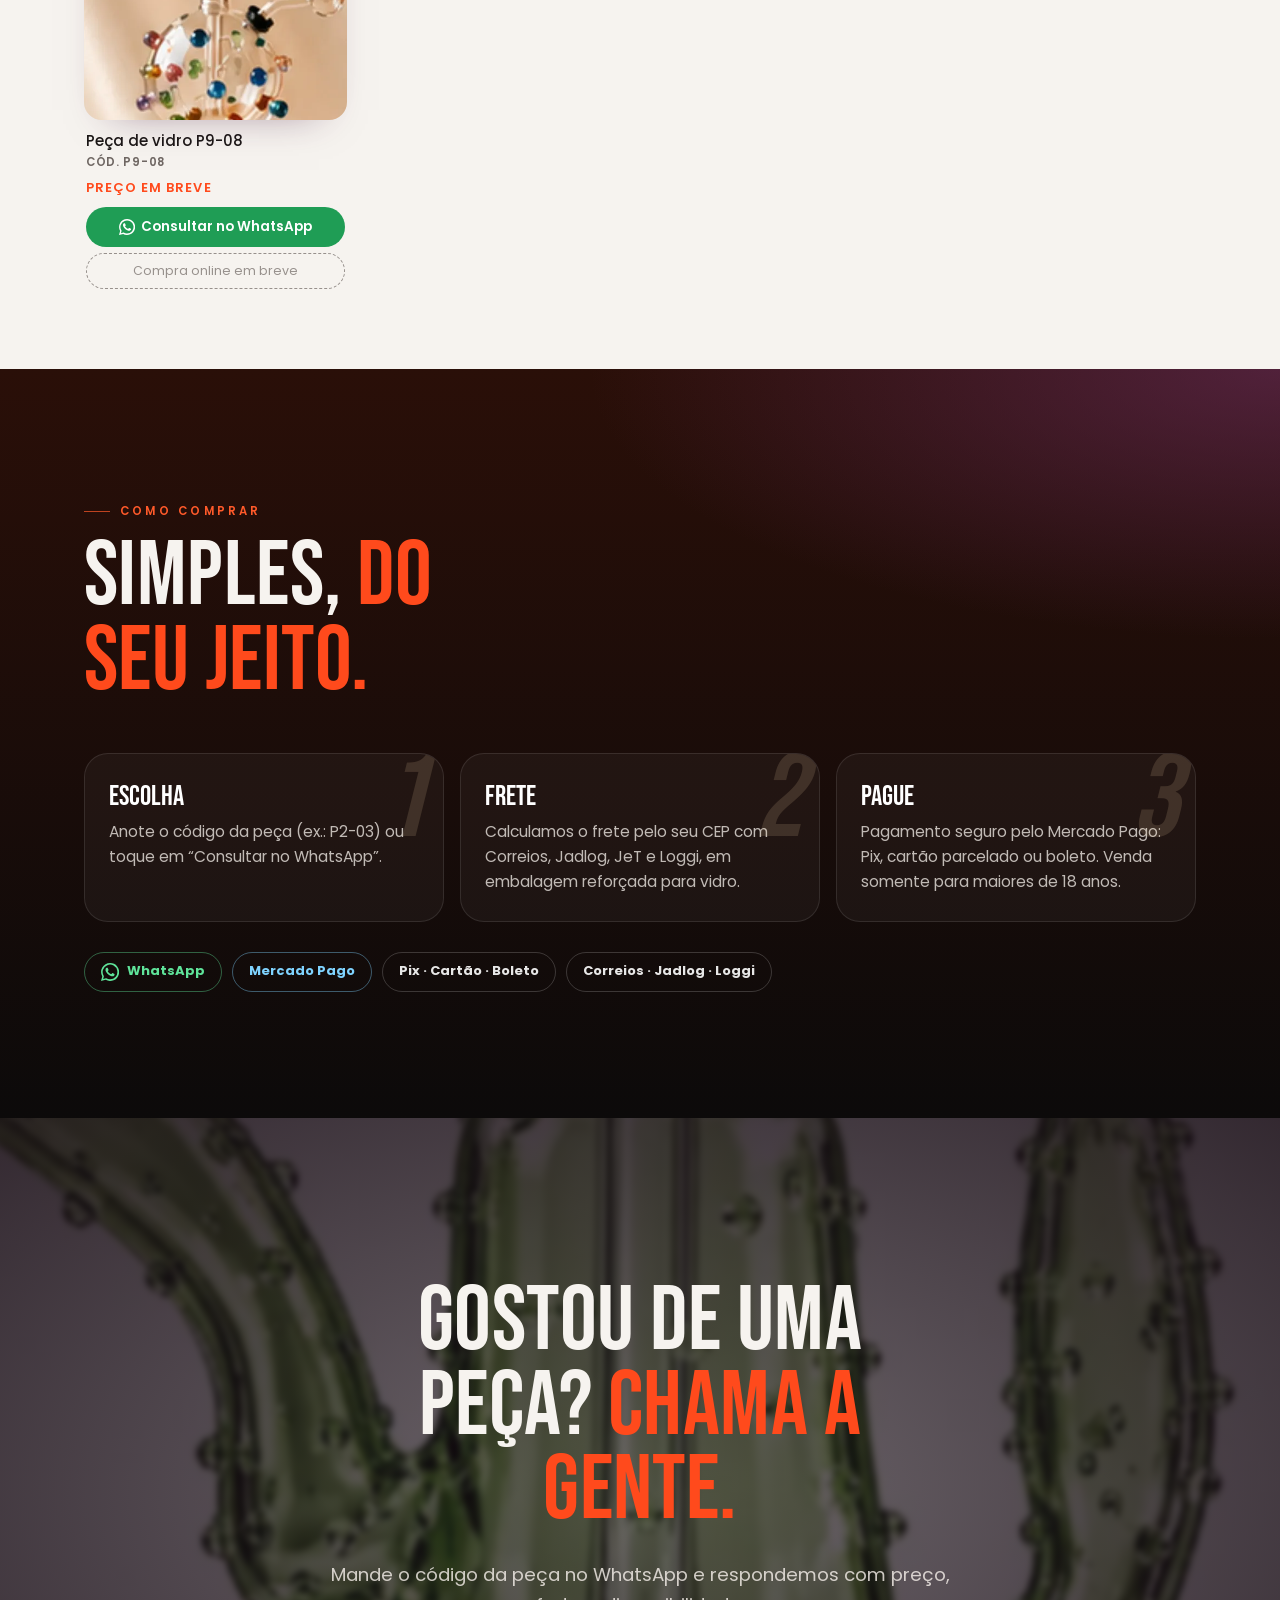
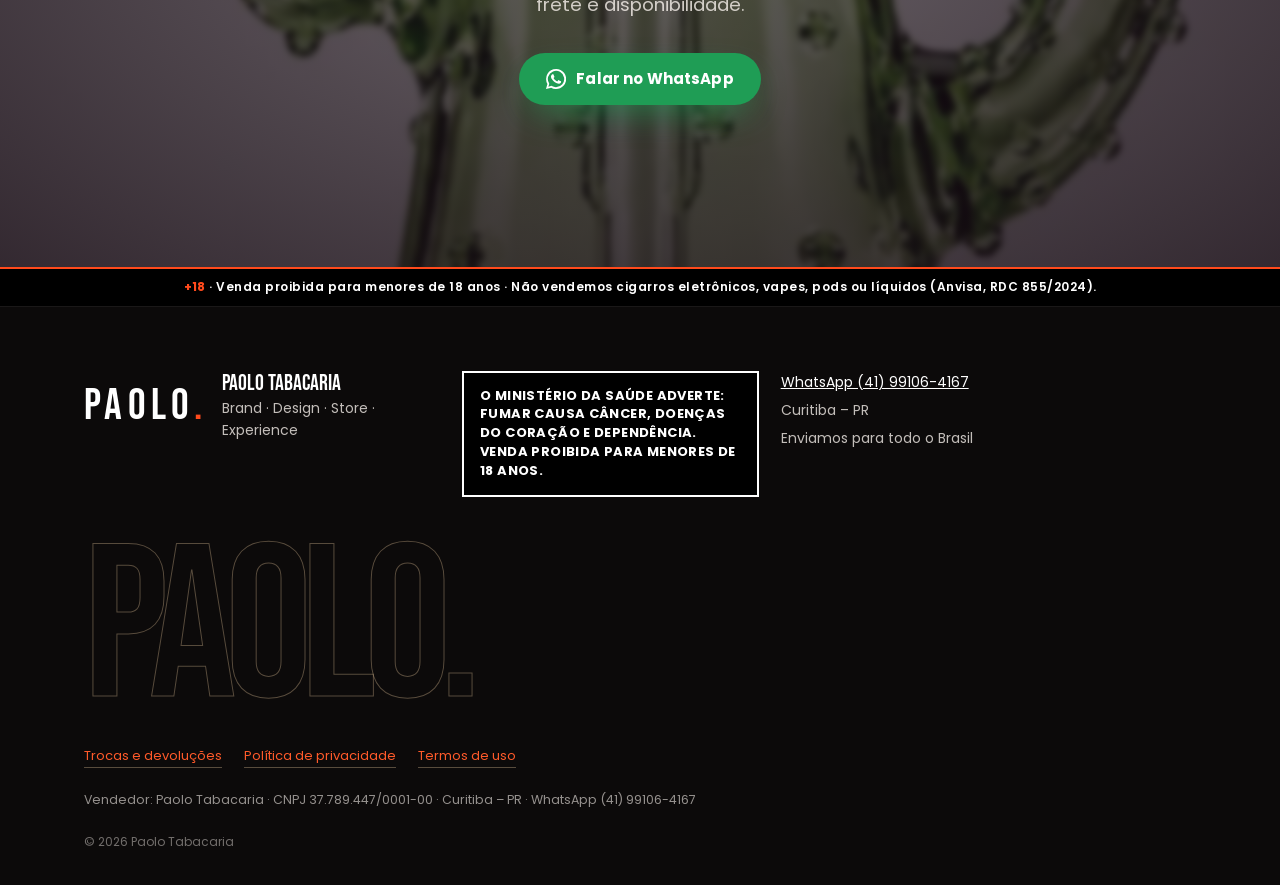
<file: privacidade.html>
<!doctype html><html lang="pt-BR"><head><meta charset="utf-8"><meta name="viewport" content="width=device-width, initial-scale=1">
<title>Política de privacidade | Paolo Tabacaria</title><meta name="theme-color" content="#0c0a0a"><link rel="icon" href="favicon.svg" type="image/svg+xml">
<link rel="preconnect" href="https://fonts.googleapis.com"><link rel="preconnect" href="https://fonts.gstatic.com" crossorigin>
<link href="https://fonts.googleapis.com/css2?family=Bebas+Neue&family=Poppins:wght@400;500;600;700&display=swap" rel="stylesheet">
<link rel="stylesheet" href="css/style.css?v=p1"><link rel="stylesheet" href="css/paolo.css?v=1">
<script>if(localStorage.getItem('paolo18')!=='ok')location.replace('./');</script></head>
<body class="legal-page"><header class="legal-top"><div class="topbar__in"><a class="brand" href="./"><span class="brand__logo">PAOLO<b>.</b></span><span class="brand__sub">Tabacaria</span></a><a class="legal-back" href="./">&larr; Voltar à loja</a></div></header>
<main id="conteudo"><section class="legal-hero"><div class="wrap"><p class="eyebrow">Política de privacidade</p><h1 class="display">Política de <em>privacidade</em></h1>
<p>Atualizada em 14 de outubro de 2026 · Paolo Tabacaria · CNPJ 37.789.447/0001-00 · Curitiba – PR</p></div></section>
<section class="legal"><div class="wrap legal__body">
<p>Esta política explica como a Paolo Tabacaria (CNPJ 37.789.447/0001-00) trata seus dados pessoais, conforme a Lei Geral de Proteção de Dados (Lei nº 13.709/2018).</p>
<h2>Dados que coletamos</h2><ul><li>Nome, e-mail, telefone/WhatsApp e CPF, para emitir o pedido e o envio;</li><li>Endereço de entrega (CEP, rua, número, complemento, bairro, cidade e UF);</li><li>A confirmação de que você tem 18 anos ou mais.</li></ul>
<h2>Para que usamos</h2><ul><li><strong>Pagamento</strong>: pelo Mercado Pago. Não vemos nem guardamos dados de cartão.</li><li><strong>Entrega</strong>: cálculo de frete e etiqueta pelo Melhor Envio e pela transportadora escolhida.</li><li><strong>Atendimento</strong>: contato sobre o pedido pelo WhatsApp ou e-mail.</li></ul>
<h2>No seu navegador</h2><p>O site guarda no próprio navegador a confirmação de idade e a sacola. Não usamos cookies de publicidade nem ferramentas de rastreamento.</p>
<h2>Guarda e seus direitos</h2><p>Guardamos os dados dos pedidos pelo prazo exigido pela legislação fiscal. Você pode pedir acesso, correção ou exclusão dos seus dados pelo WhatsApp (41) 99106-4167.</p></div></section></main>
<div class="warn-bar"><b>+18</b> · Venda proibida para menores de 18 anos.</div>
<footer class="footer"><div class="wrap footer__in">
<p class="ms-warning">O Ministério da Saúde adverte: fumar causa câncer, doenças do coração e dependência. Venda proibida para menores de 18 anos.</p>
<ul class="footer__list"><li><a href="https://wa.me/5541991064167" target="_blank" rel="noopener">WhatsApp (41) 99106-4167</a></li><li>Curitiba – PR</li></ul>
<nav class="footer__legal"><a href="trocas.html">Trocas e devoluções</a><a href="privacidade.html">Política de privacidade</a><a href="termos.html">Termos de uso</a></nav>
<p class="footer__seller">Vendedor: Paolo Tabacaria · CNPJ 37.789.447/0001-00 · Curitiba – PR · WhatsApp (41) 99106-4167</p><p class="footer__copy">© 2026 Paolo Tabacaria</p></div></footer></body></html>
</file>
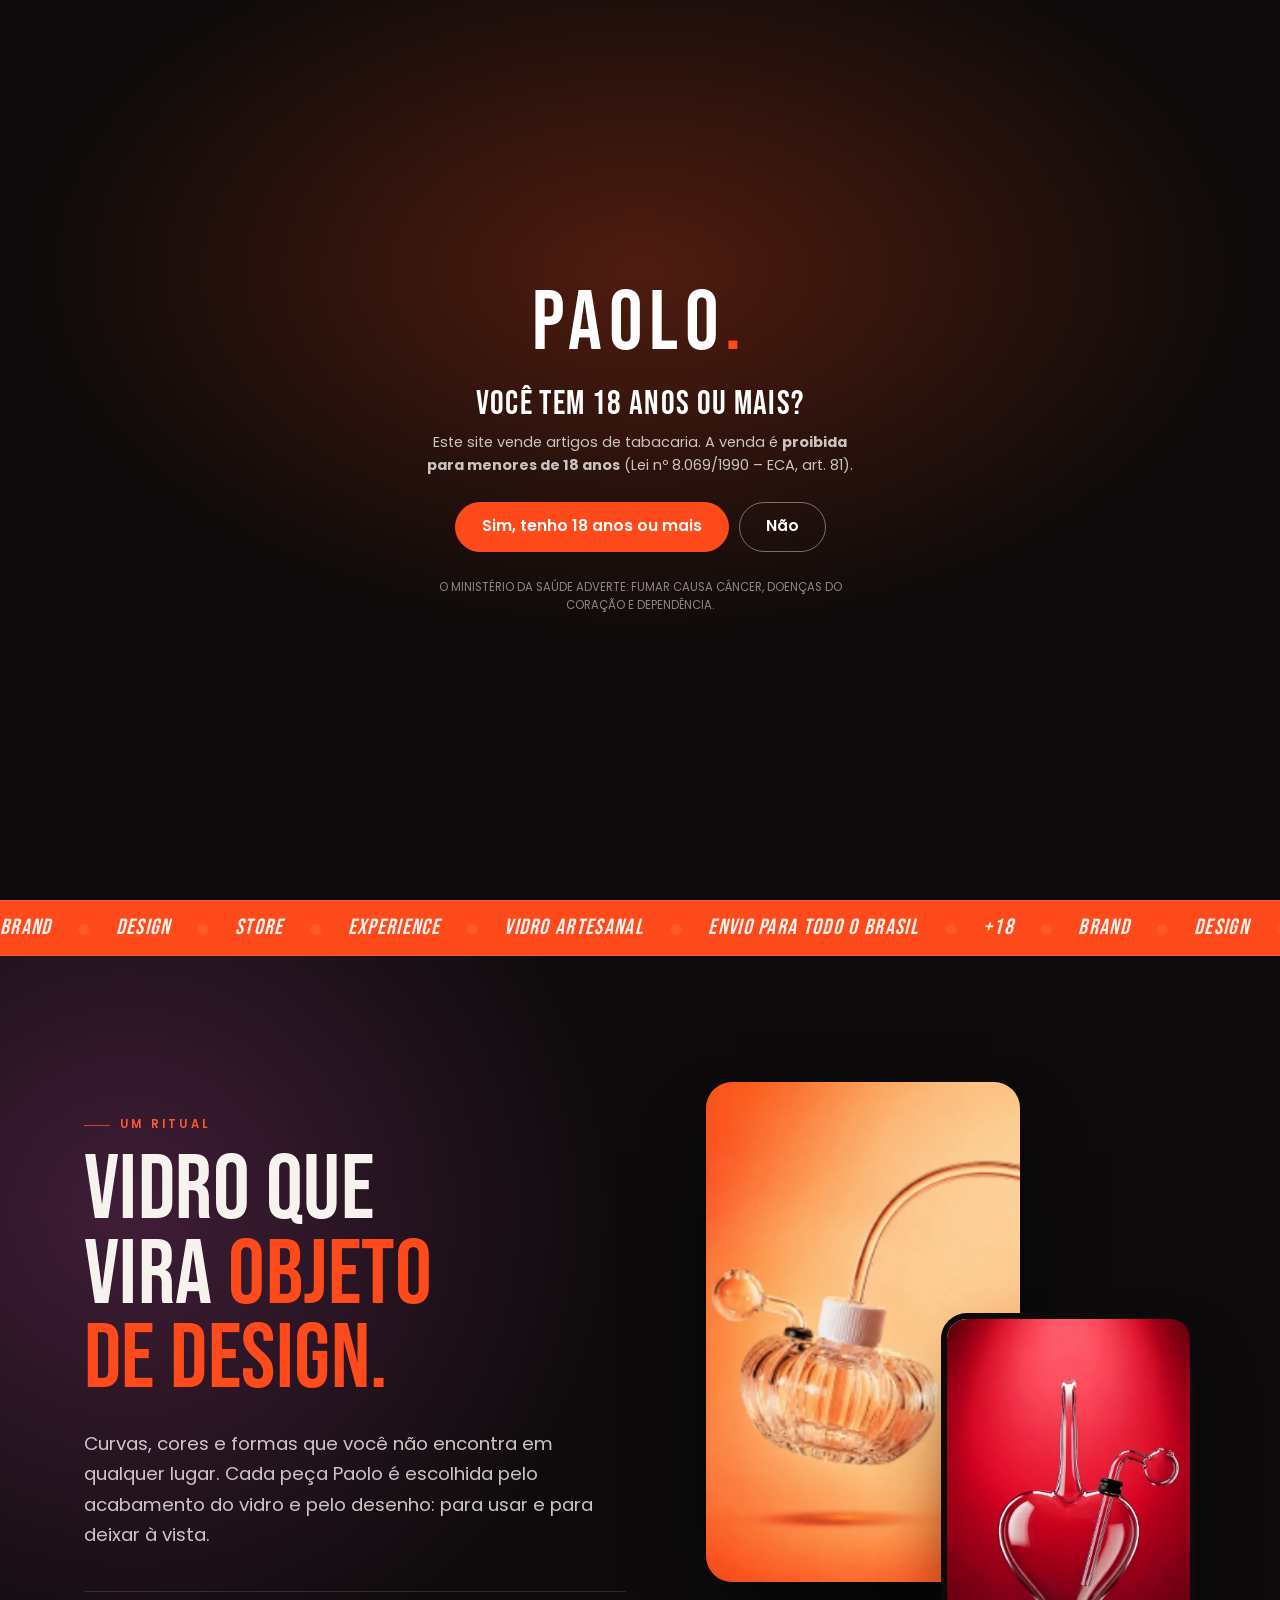
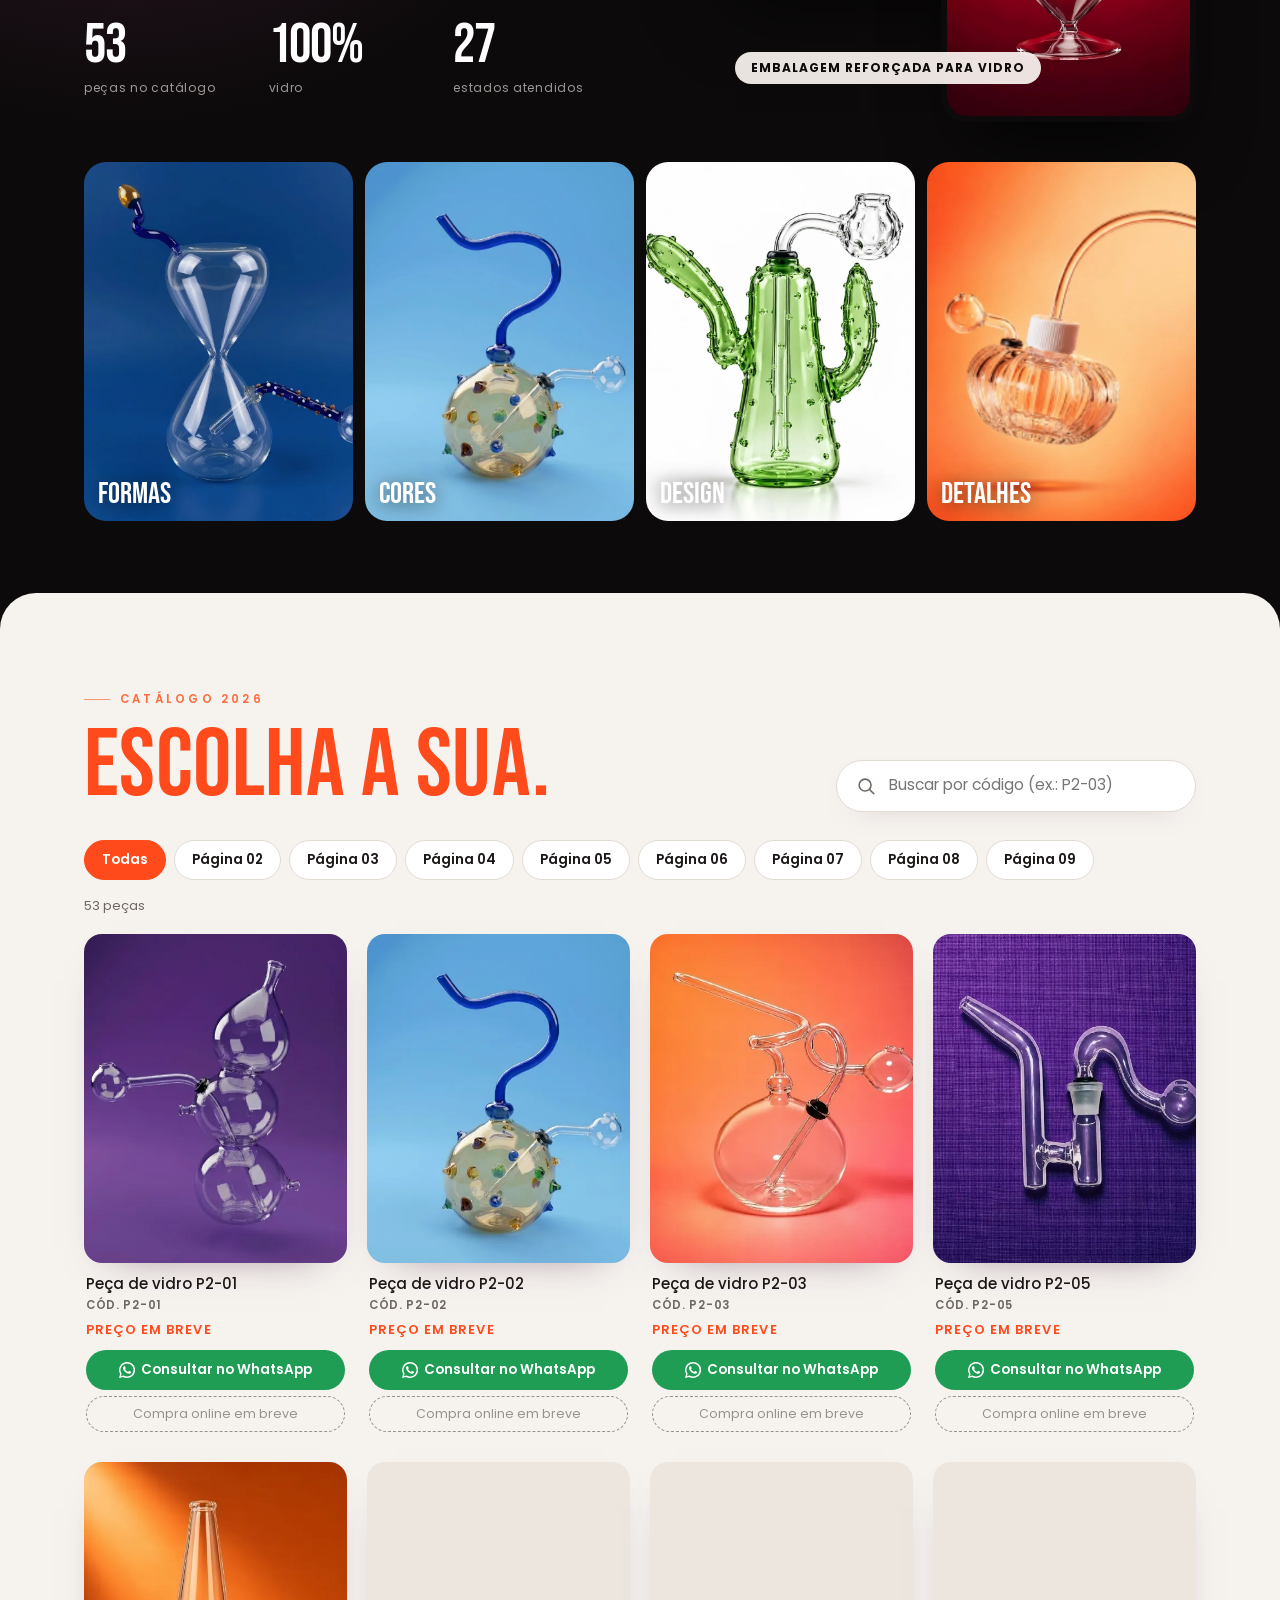
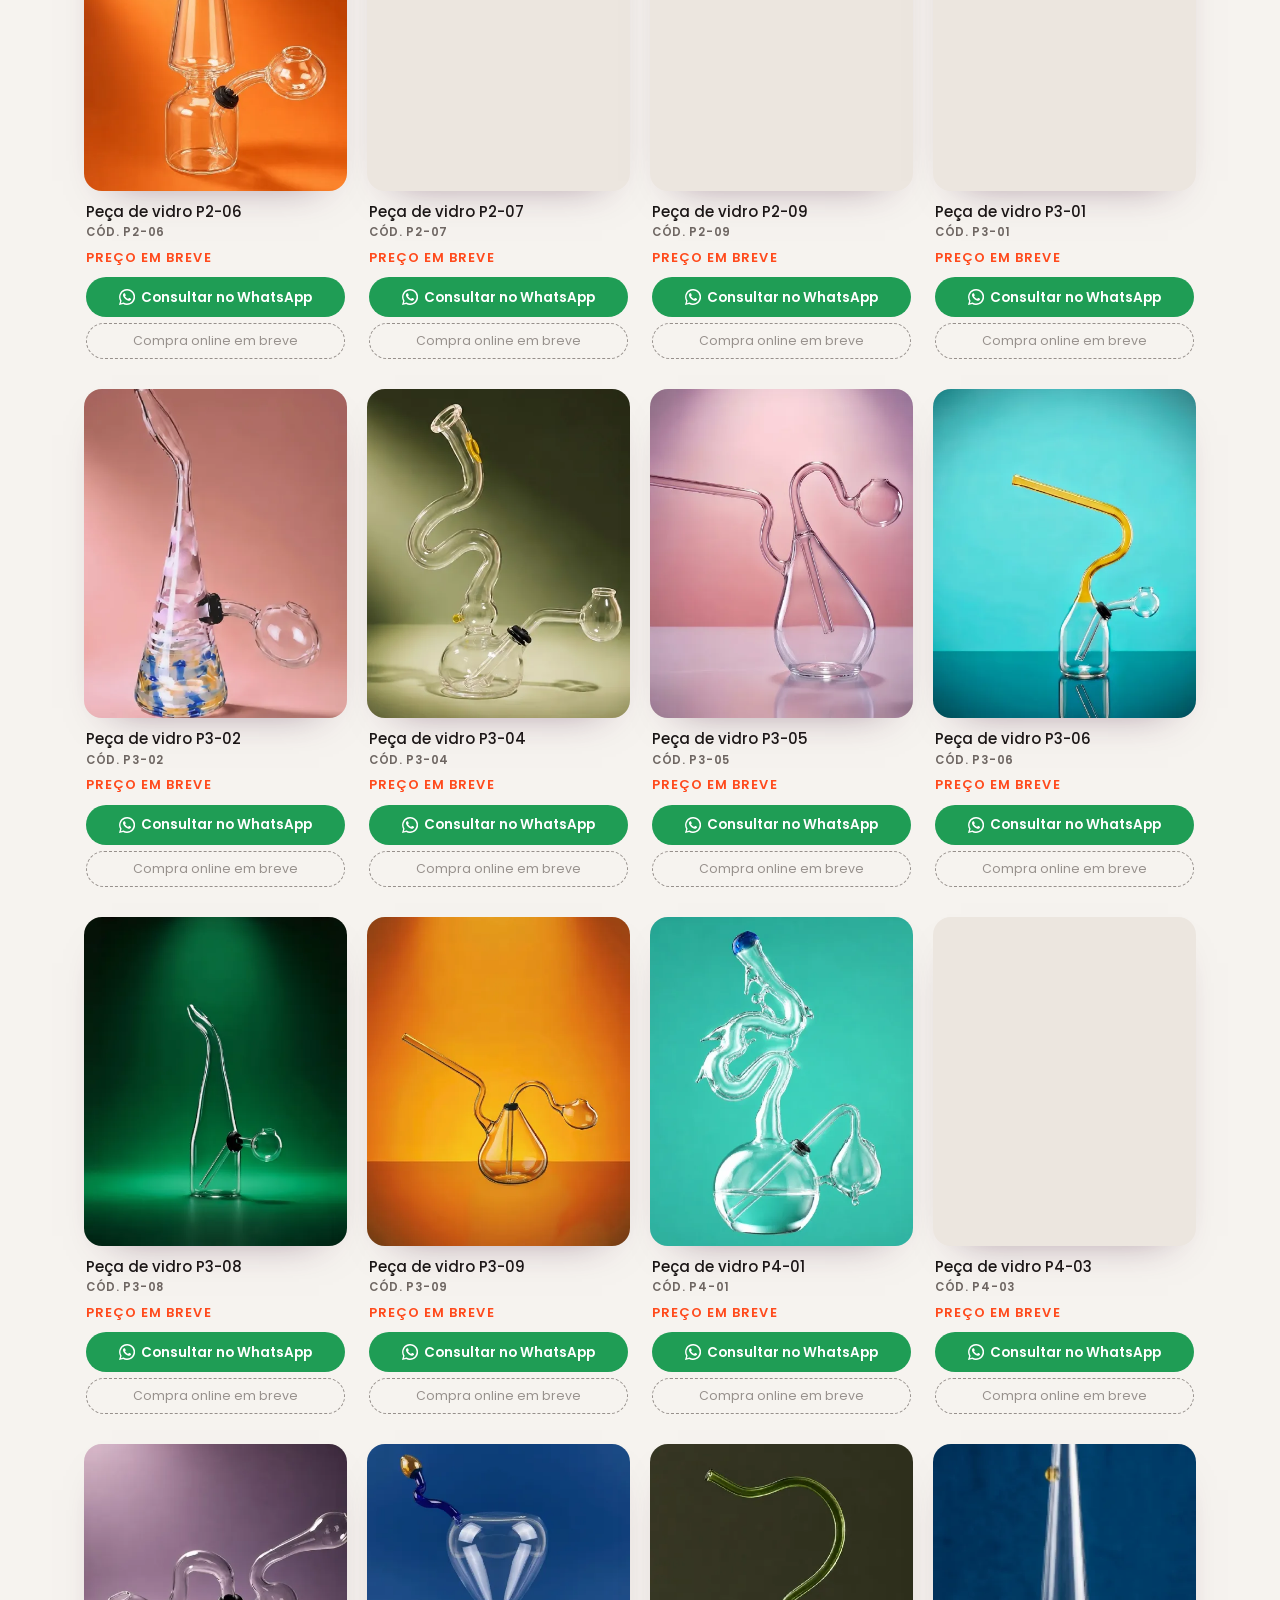
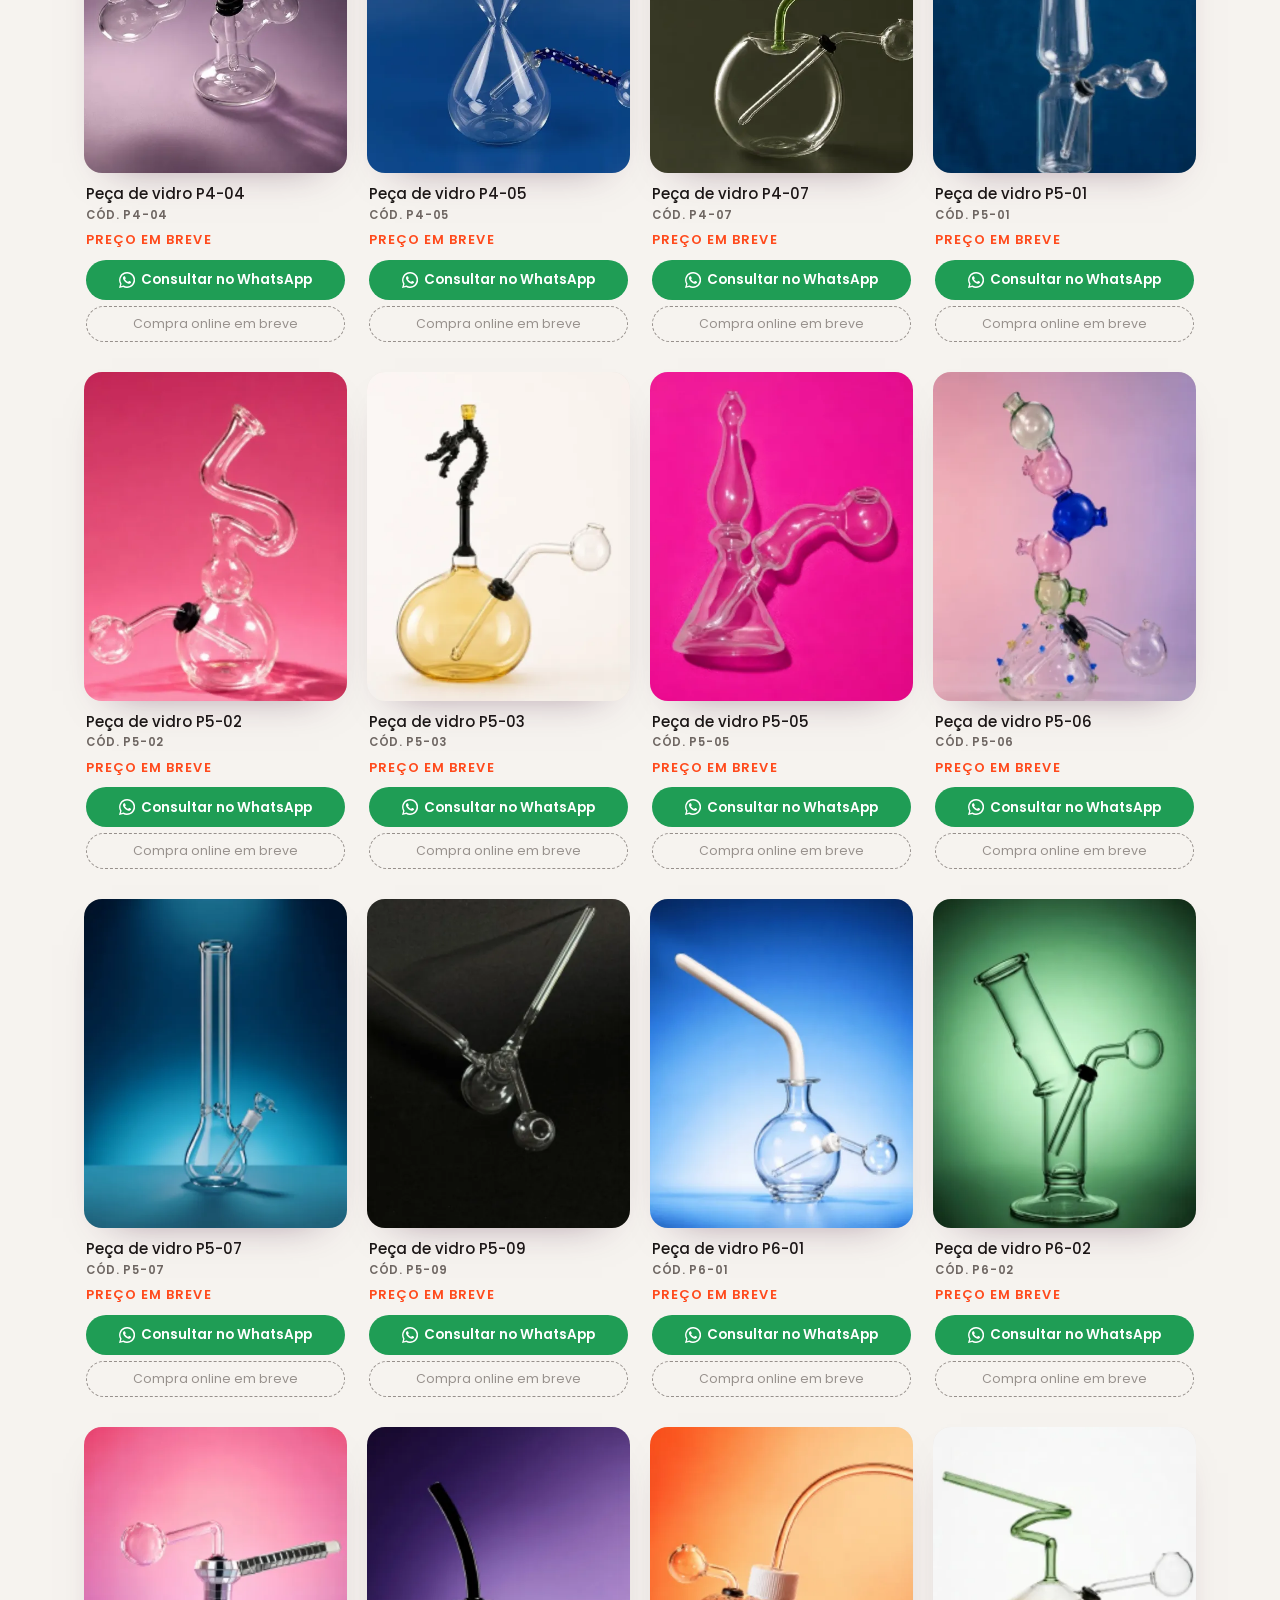
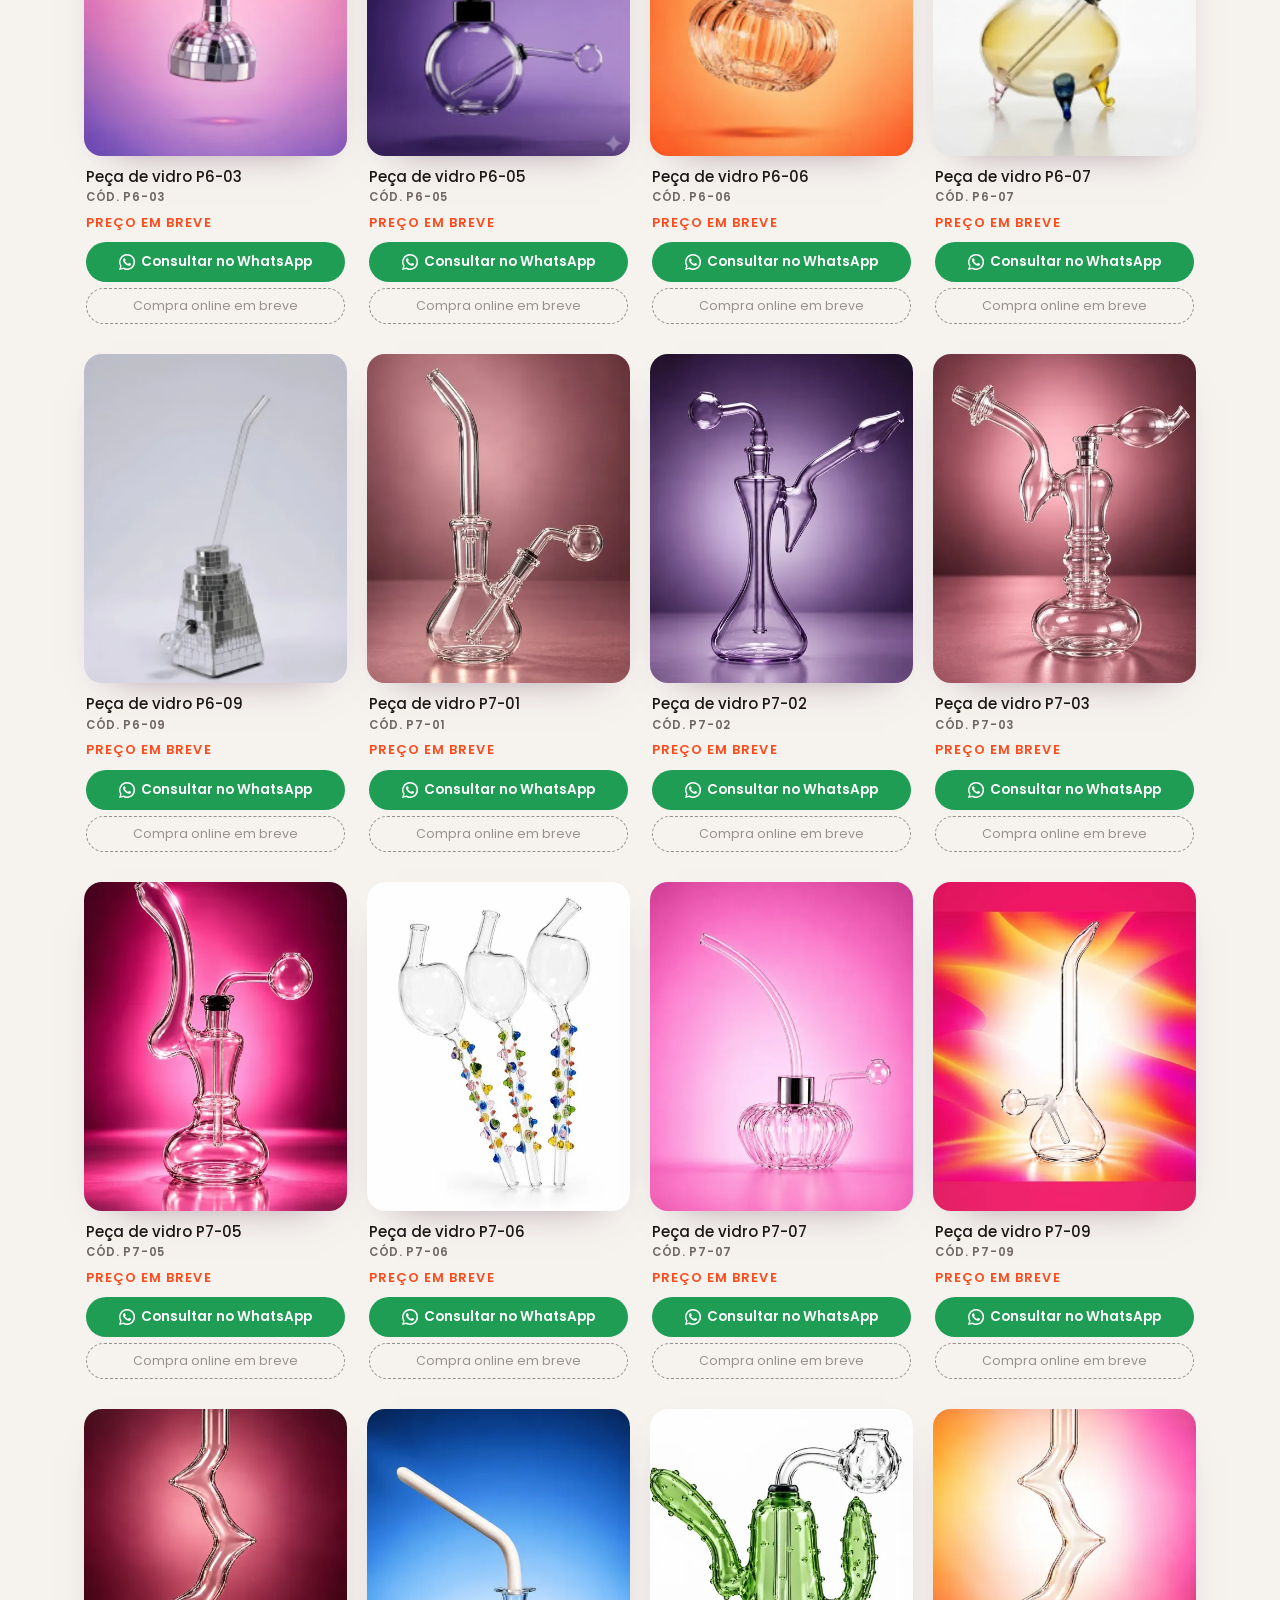
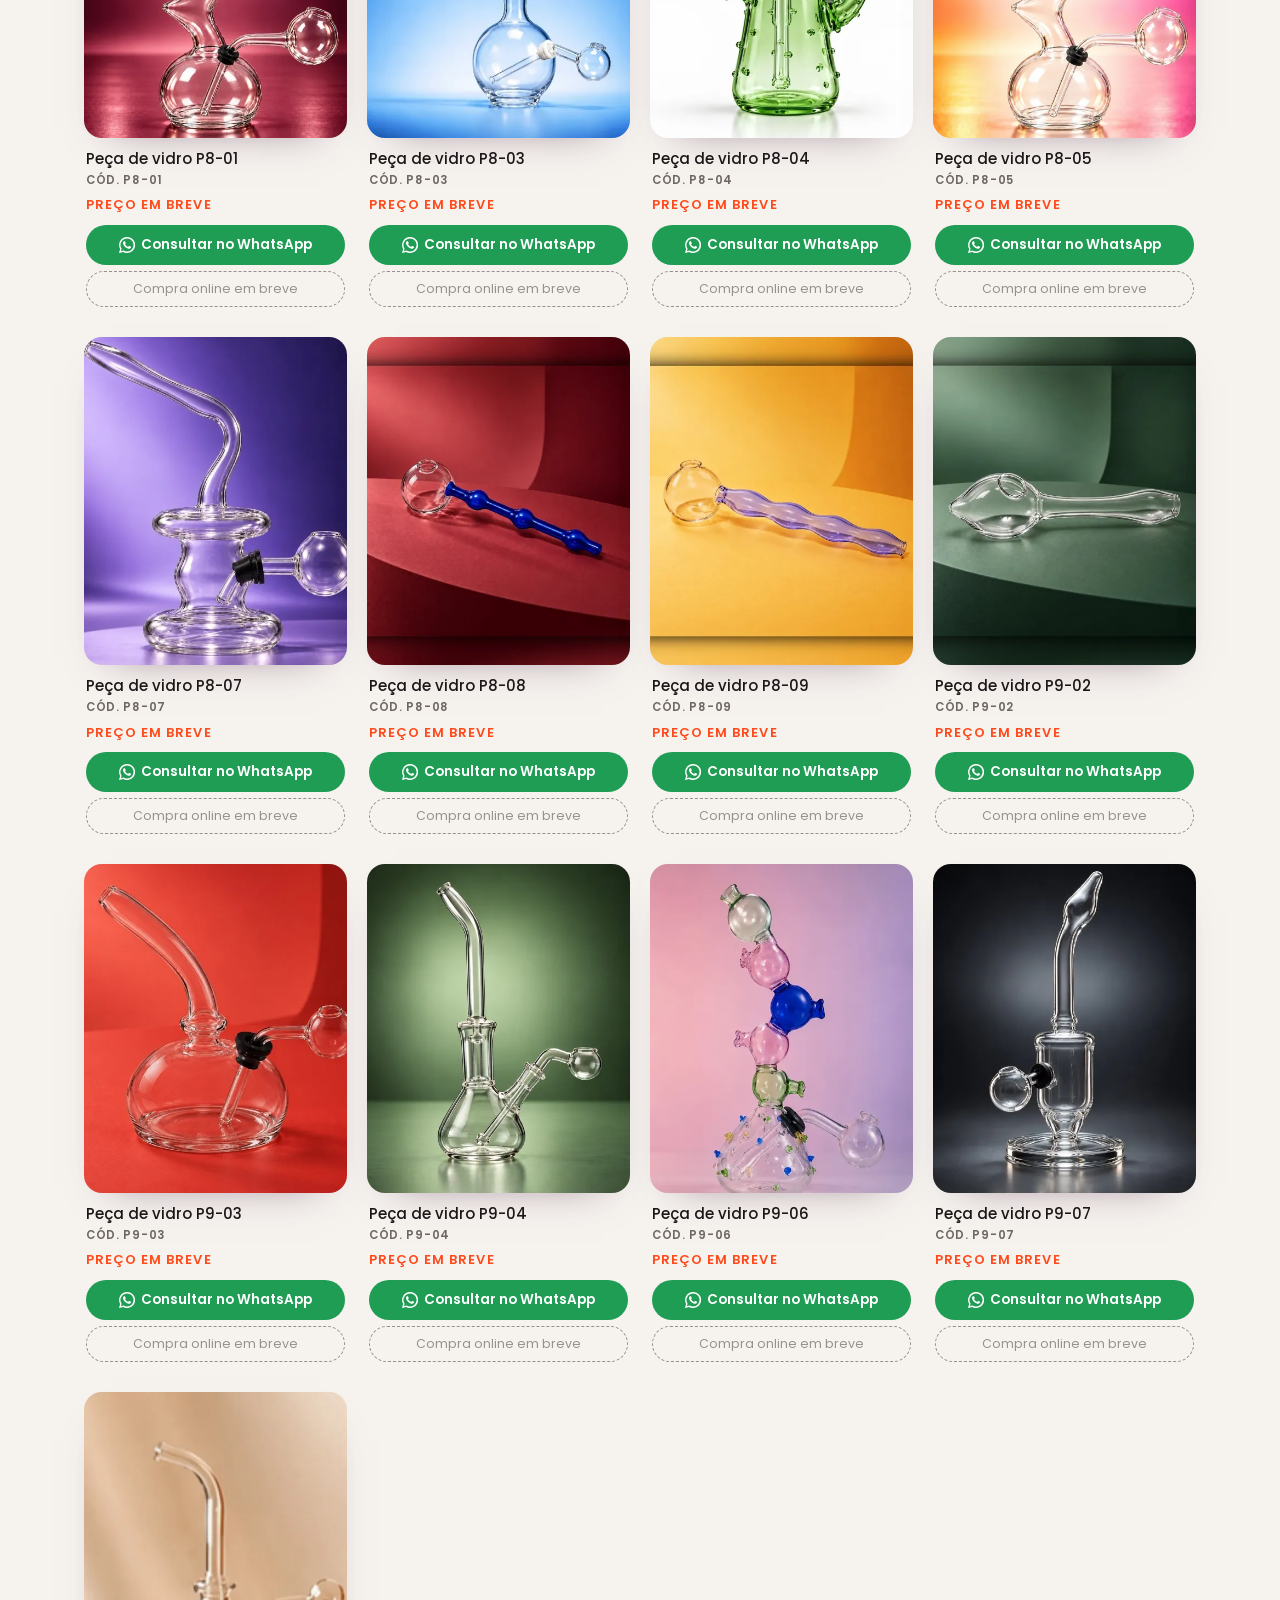
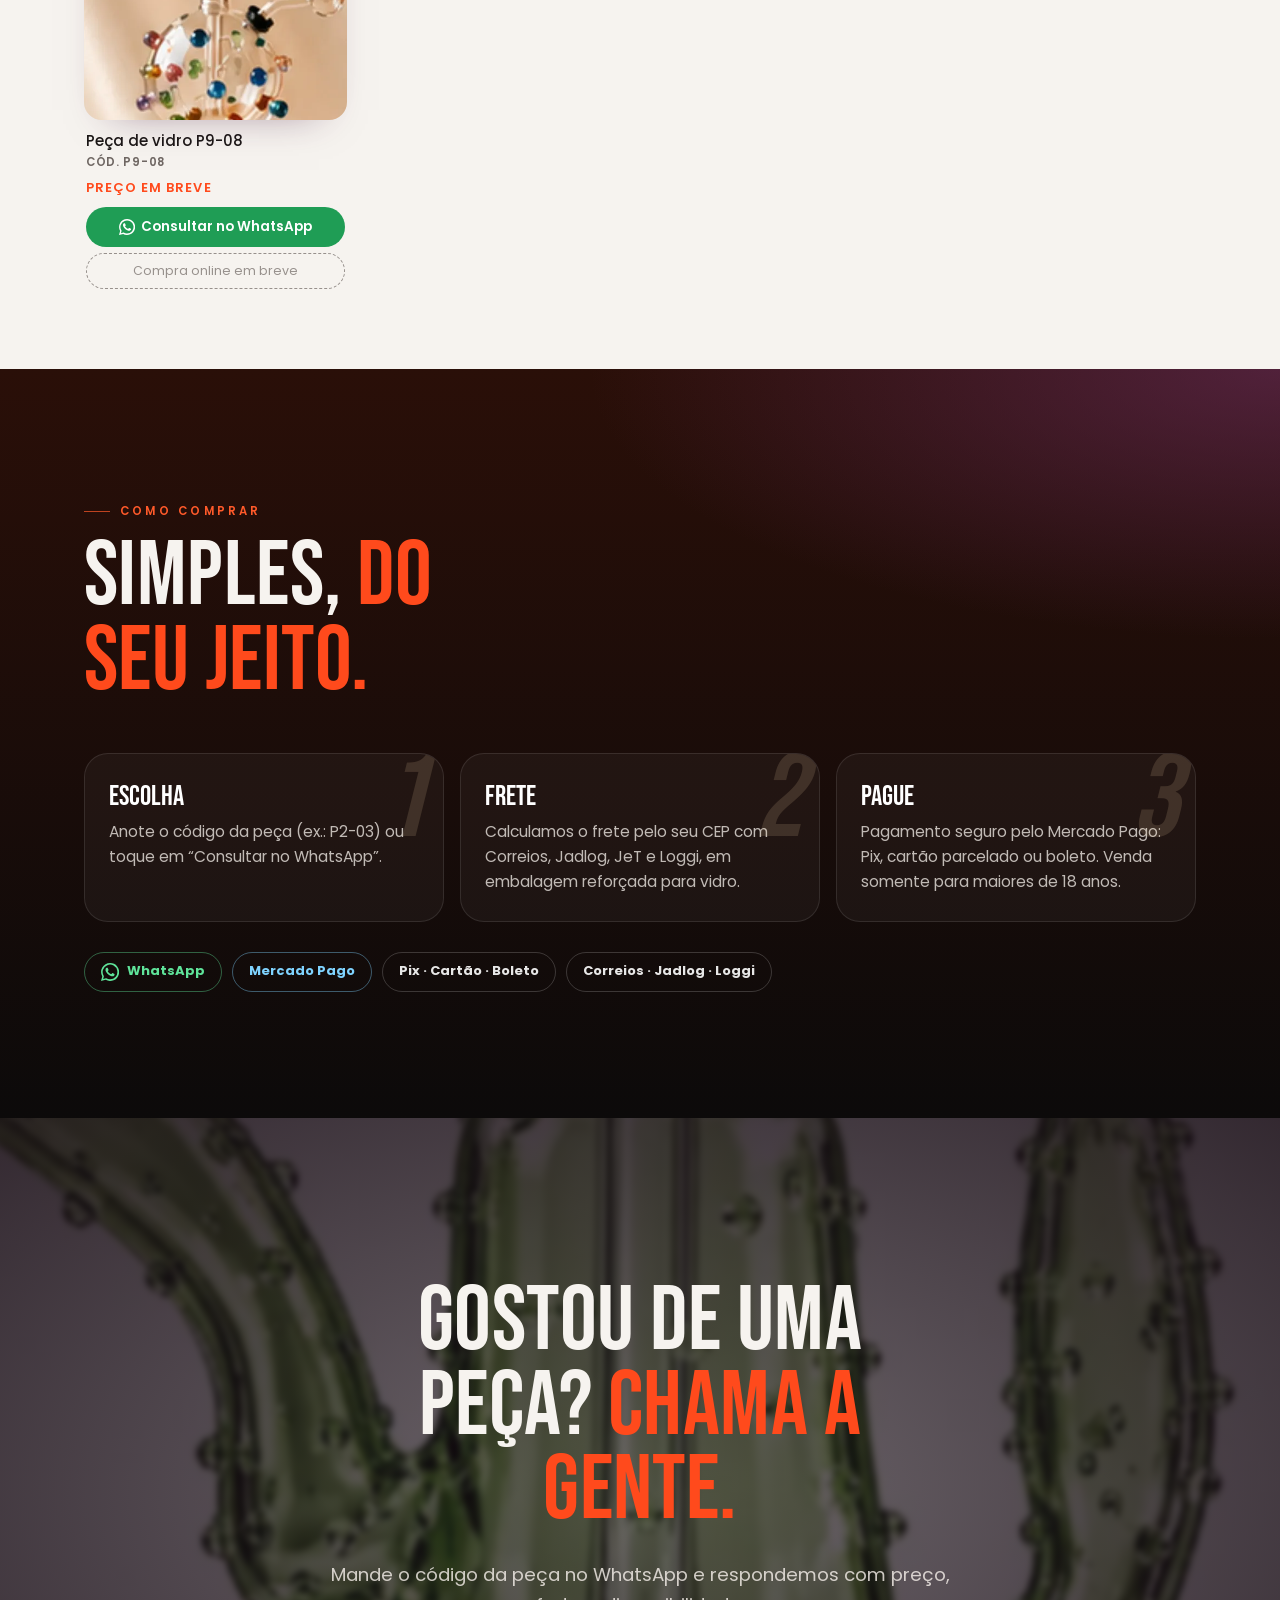
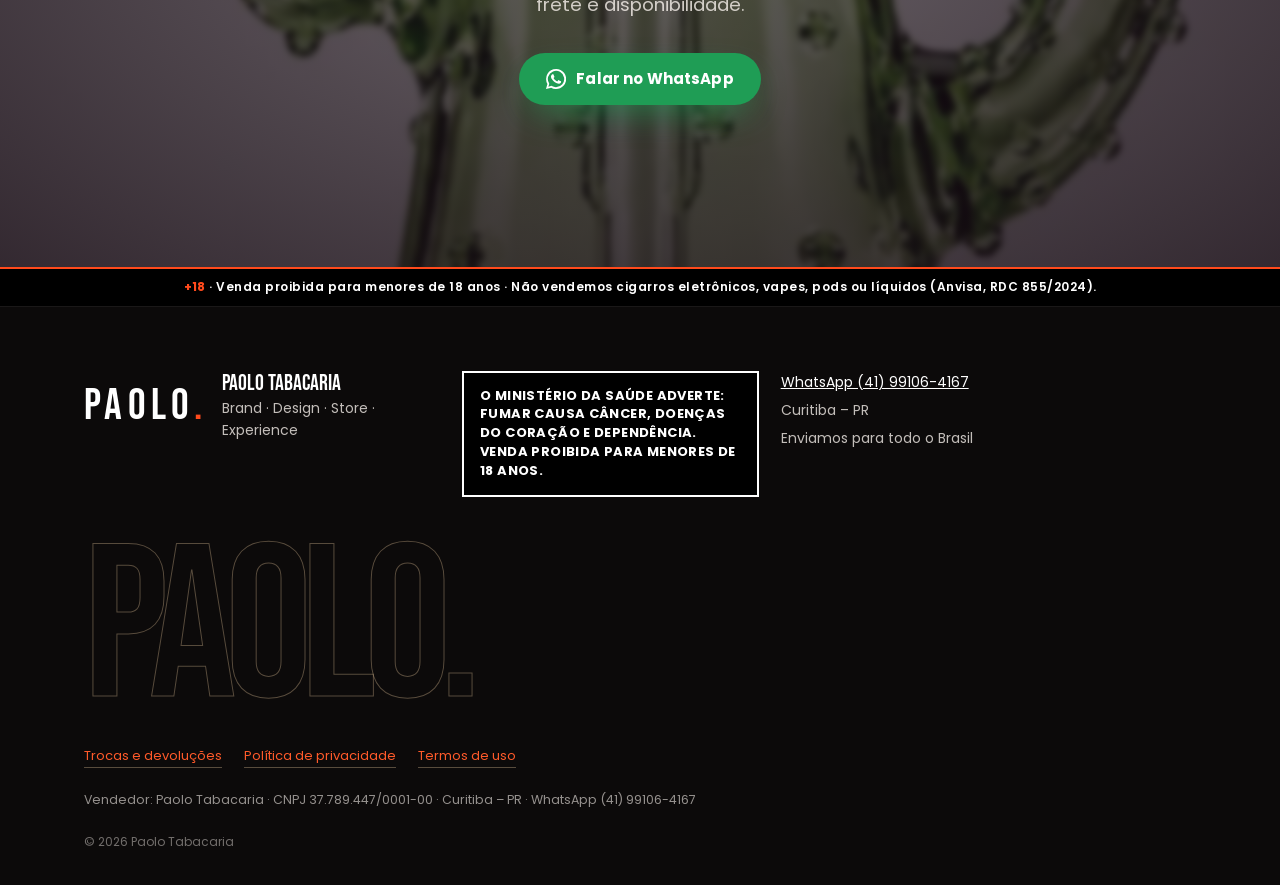
<file: termos.html>
<!doctype html><html lang="pt-BR"><head><meta charset="utf-8"><meta name="viewport" content="width=device-width, initial-scale=1">
<title>Termos de uso | Paolo Tabacaria</title><meta name="theme-color" content="#0c0a0a"><link rel="icon" href="favicon.svg" type="image/svg+xml">
<link rel="preconnect" href="https://fonts.googleapis.com"><link rel="preconnect" href="https://fonts.gstatic.com" crossorigin>
<link href="https://fonts.googleapis.com/css2?family=Bebas+Neue&family=Poppins:wght@400;500;600;700&display=swap" rel="stylesheet">
<link rel="stylesheet" href="css/style.css?v=p1"><link rel="stylesheet" href="css/paolo.css?v=1">
<script>if(localStorage.getItem('paolo18')!=='ok')location.replace('./');</script></head>
<body class="legal-page"><header class="legal-top"><div class="topbar__in"><a class="brand" href="./"><span class="brand__logo">PAOLO<b>.</b></span><span class="brand__sub">Tabacaria</span></a><a class="legal-back" href="./">&larr; Voltar à loja</a></div></header>
<main id="conteudo"><section class="legal-hero"><div class="wrap"><p class="eyebrow">Termos de uso</p><h1 class="display">Termos de <em>uso</em></h1>
<p>Atualizada em 14 de outubro de 2026 · Paolo Tabacaria · CNPJ 37.789.447/0001-00 · Curitiba – PR</p></div></section>
<section class="legal"><div class="wrap legal__body">
<h2>Somente maiores de 18 anos</h2><p>Este site é destinado exclusivamente a maiores de 18 anos. É proibida a venda de artigos de tabacaria a menores de 18 anos (Lei nº 8.069/1990 – ECA, arts. 81 e 243). Ao comprar, você declara ter 18 anos ou mais; podemos pedir documento com foto e recusar ou cancelar pedidos, com reembolso integral, se houver dúvida sobre a idade. A entrega deve ser recebida por maior de 18 anos.</p>
<h2>Produtos</h2><p>Vendemos peças de vidro e acessórios de tabacaria. Não vendemos cigarros eletrônicos, vapes, pods, refis ou líquidos, cuja venda é proibida no Brasil (Anvisa, RDC nº 855/2024). As fotos são do catálogo da loja; peças artesanais podem ter pequenas variações de formato e cor.</p>
<h2>Preços e pagamento</h2><p>Preços em reais. O pagamento é processado pelo Mercado Pago (Pix, cartão ou boleto). O pedido é confirmado após a aprovação do pagamento.</p>
<h2>Envio</h2><p>Enviamos para todo o Brasil a partir de Curitiba – PR. Opções, valores e prazos são calculados pelo CEP, pelo Melhor Envio. Confira o endereço antes de pagar.</p>
<h2>Advertência</h2><p><strong>O Ministério da Saúde adverte: fumar causa câncer, doenças do coração e dependência.</strong></p>
<h2>Contato</h2><p>Paolo Tabacaria · CNPJ 37.789.447/0001-00 · Curitiba – PR · WhatsApp (41) 99106-4167.</p></div></section></main>
<div class="warn-bar"><b>+18</b> · Venda proibida para menores de 18 anos.</div>
<footer class="footer"><div class="wrap footer__in">
<p class="ms-warning">O Ministério da Saúde adverte: fumar causa câncer, doenças do coração e dependência. Venda proibida para menores de 18 anos.</p>
<ul class="footer__list"><li><a href="https://wa.me/5541991064167" target="_blank" rel="noopener">WhatsApp (41) 99106-4167</a></li><li>Curitiba – PR</li></ul>
<nav class="footer__legal"><a href="trocas.html">Trocas e devoluções</a><a href="privacidade.html">Política de privacidade</a><a href="termos.html">Termos de uso</a></nav>
<p class="footer__seller">Vendedor: Paolo Tabacaria · CNPJ 37.789.447/0001-00 · Curitiba – PR · WhatsApp (41) 99106-4167</p><p class="footer__copy">© 2026 Paolo Tabacaria</p></div></footer></body></html>
</file>
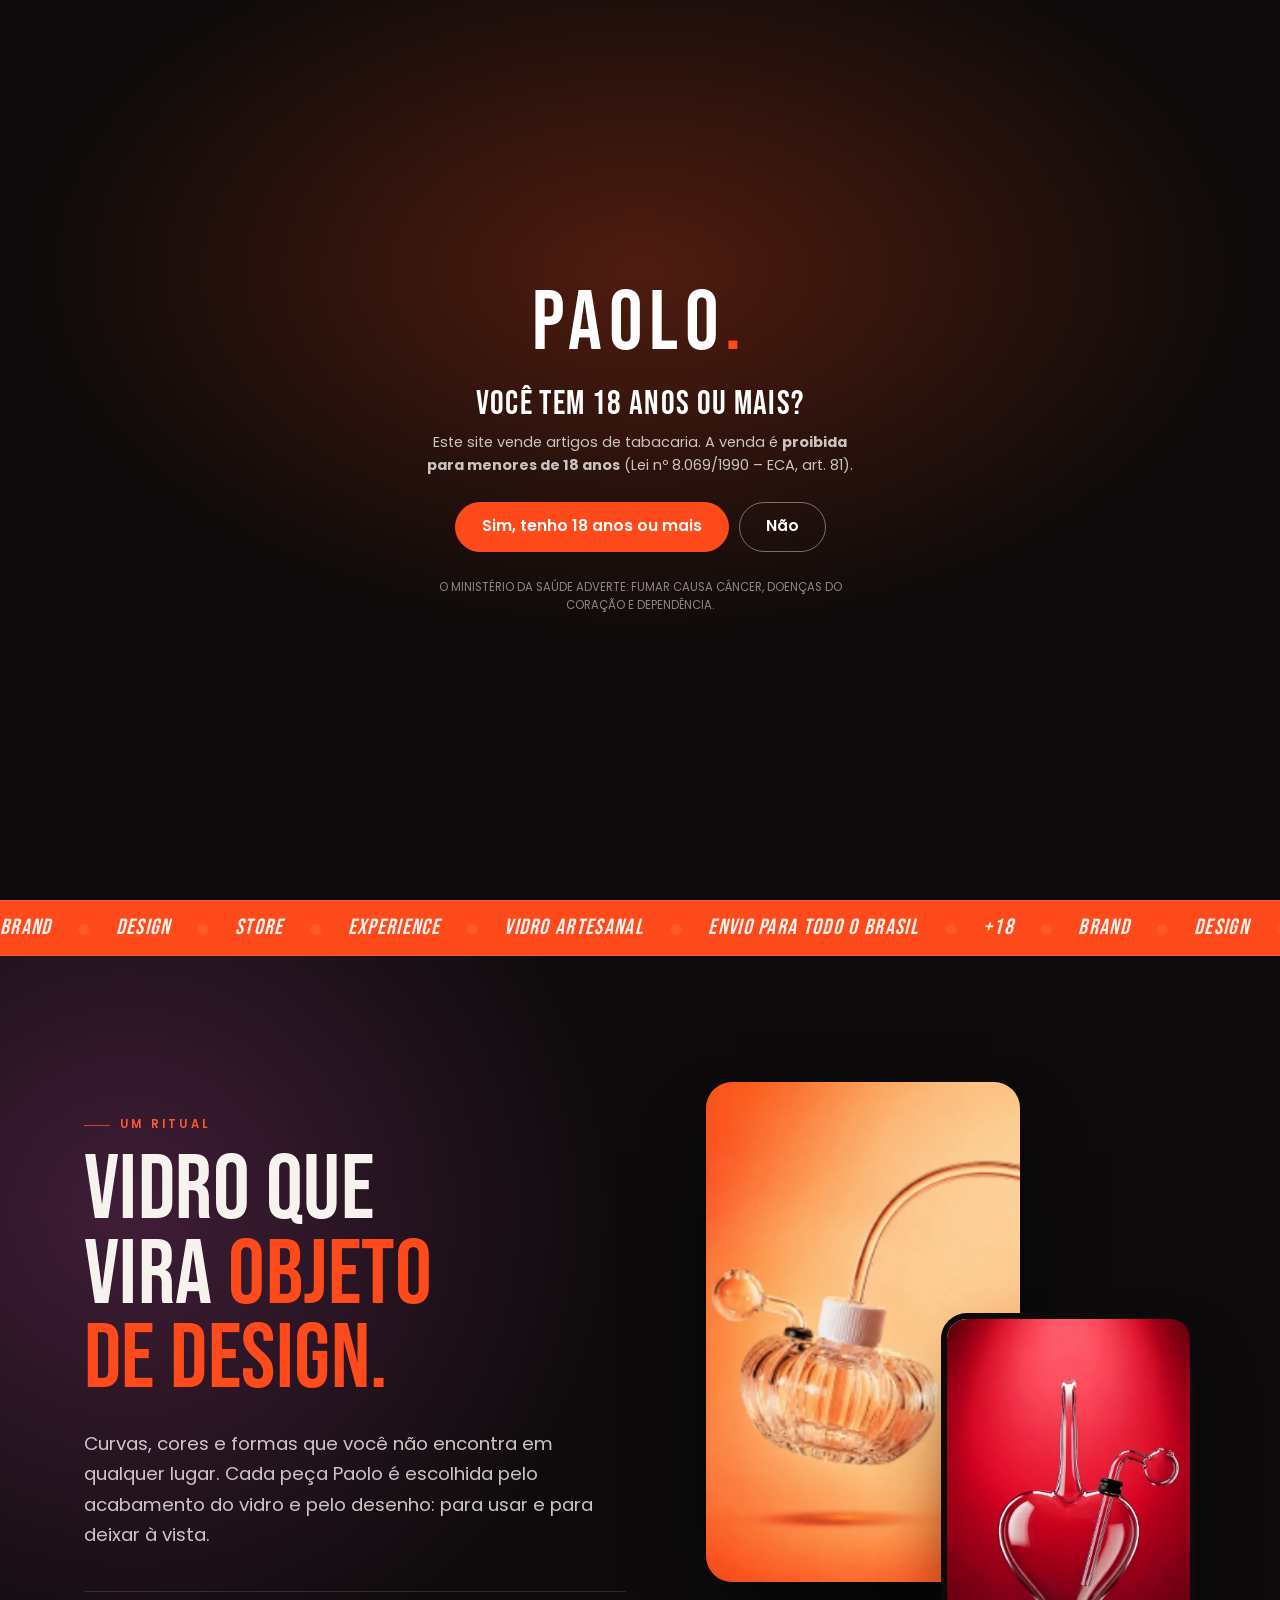
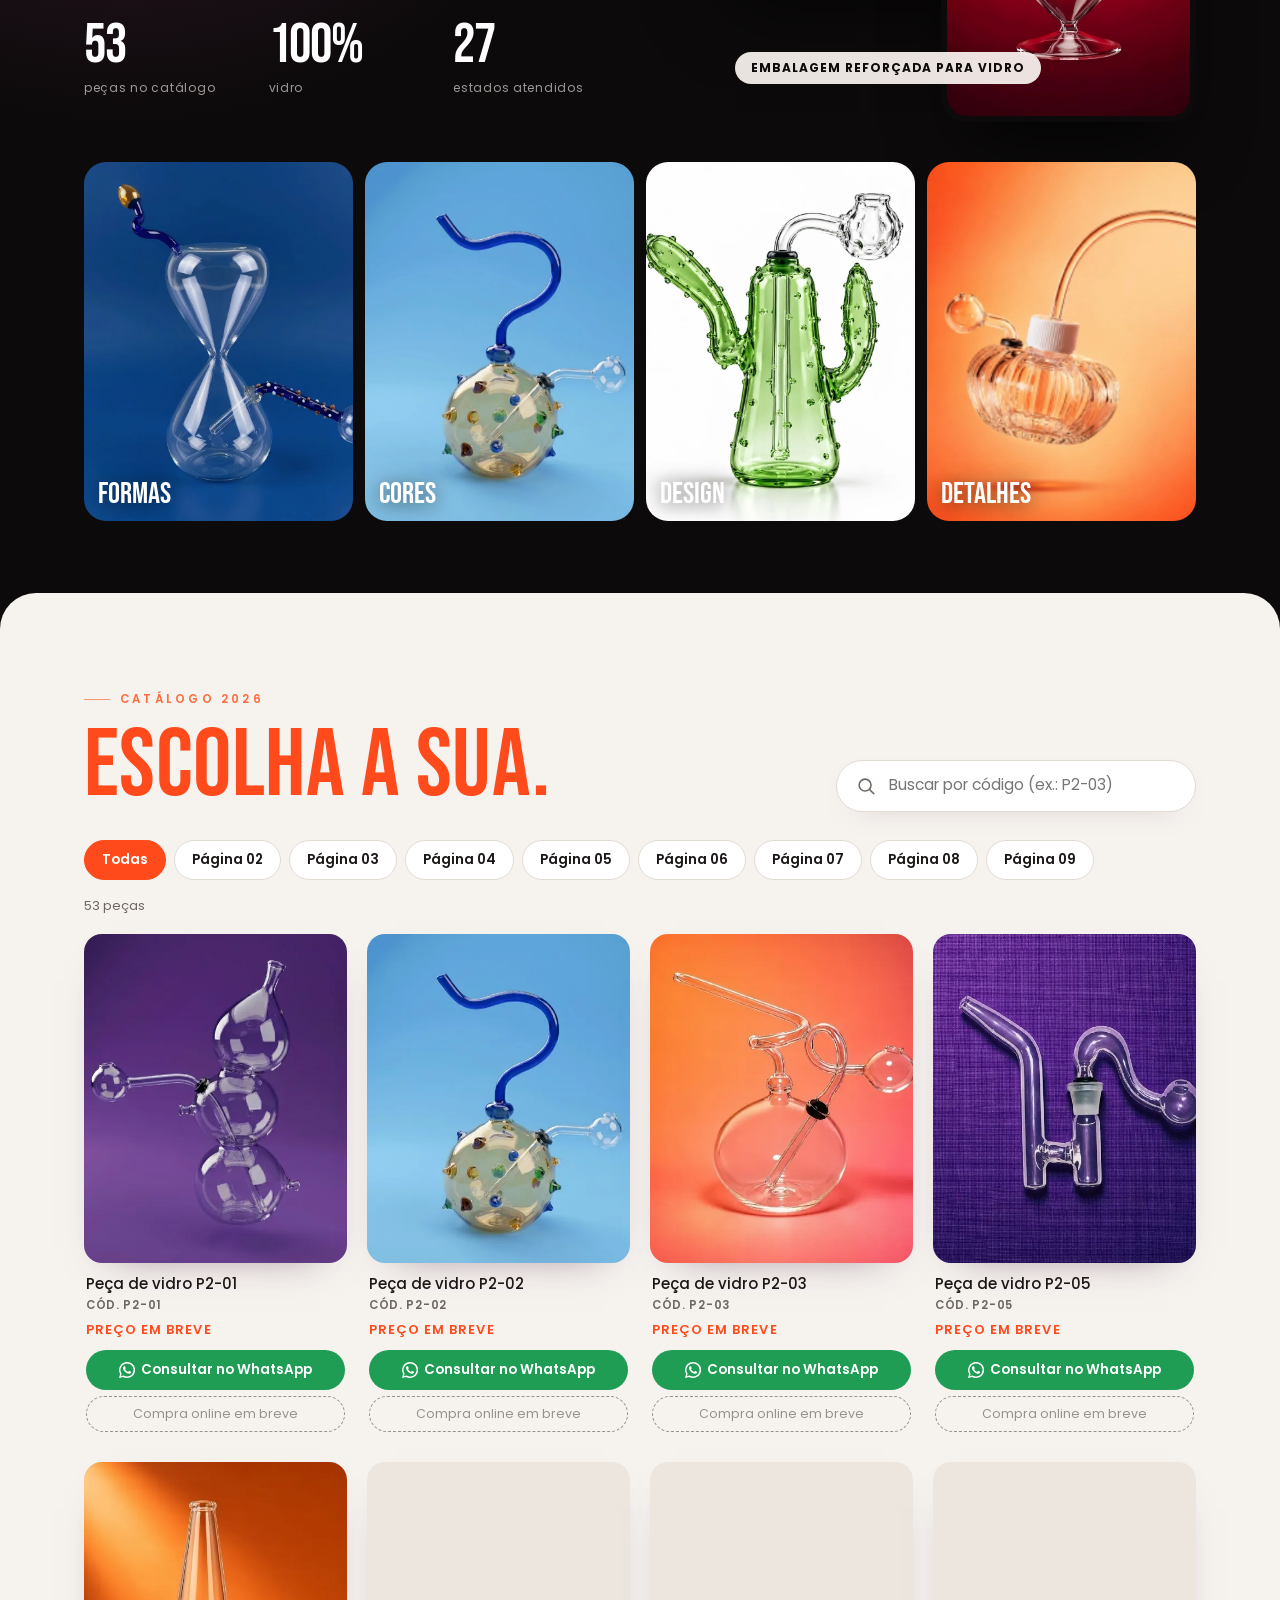
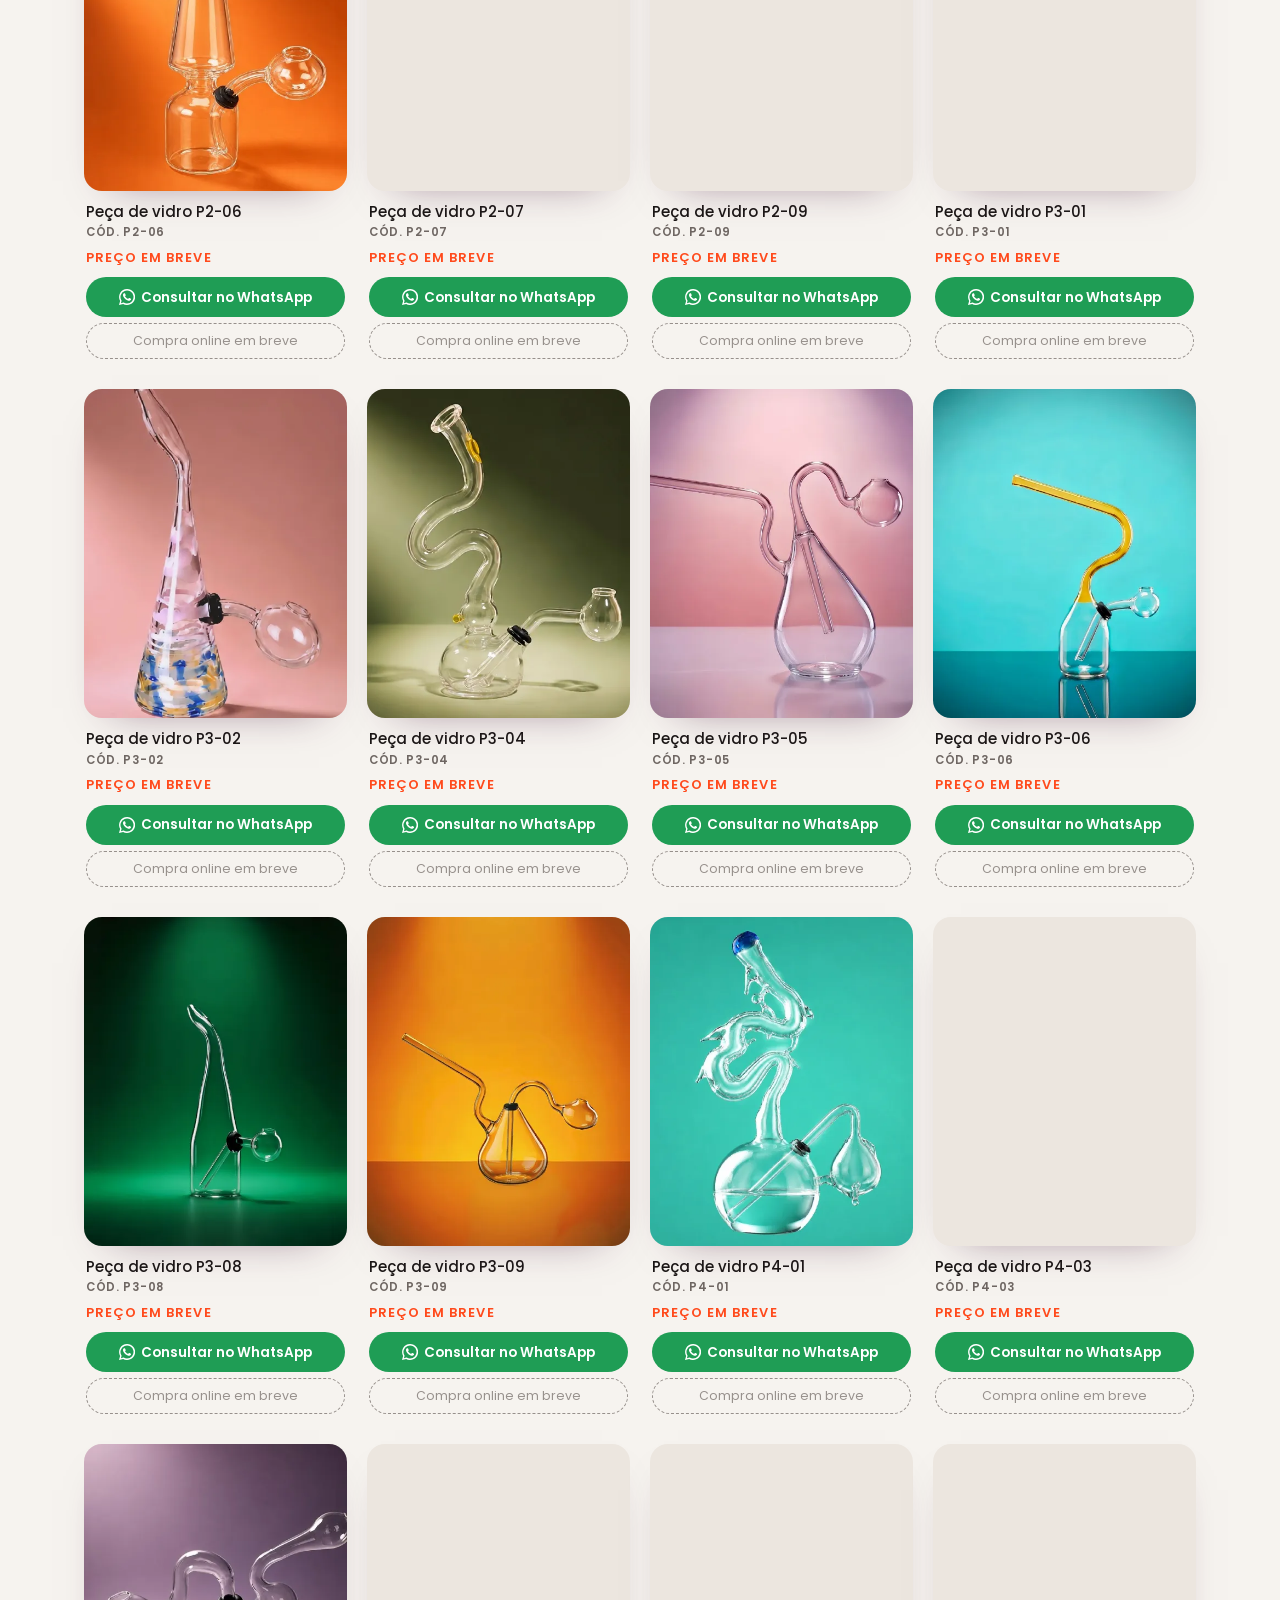
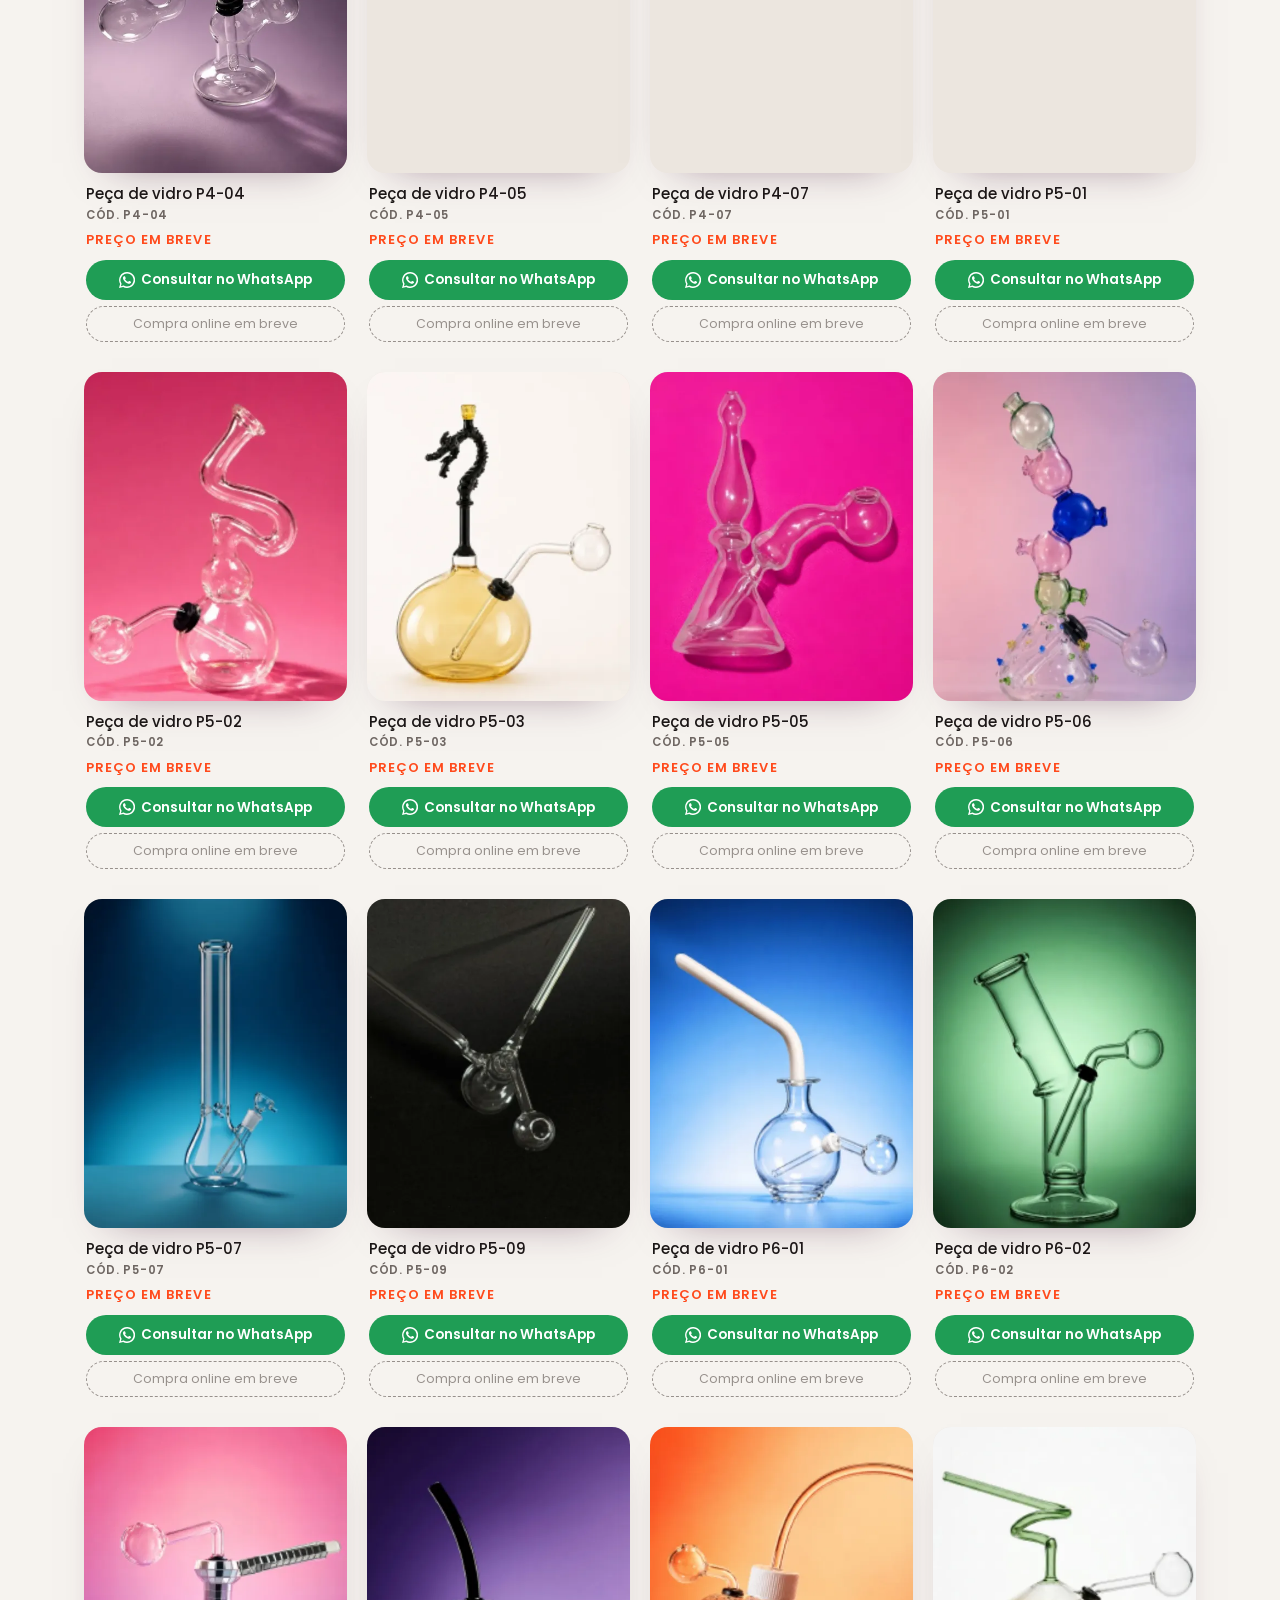
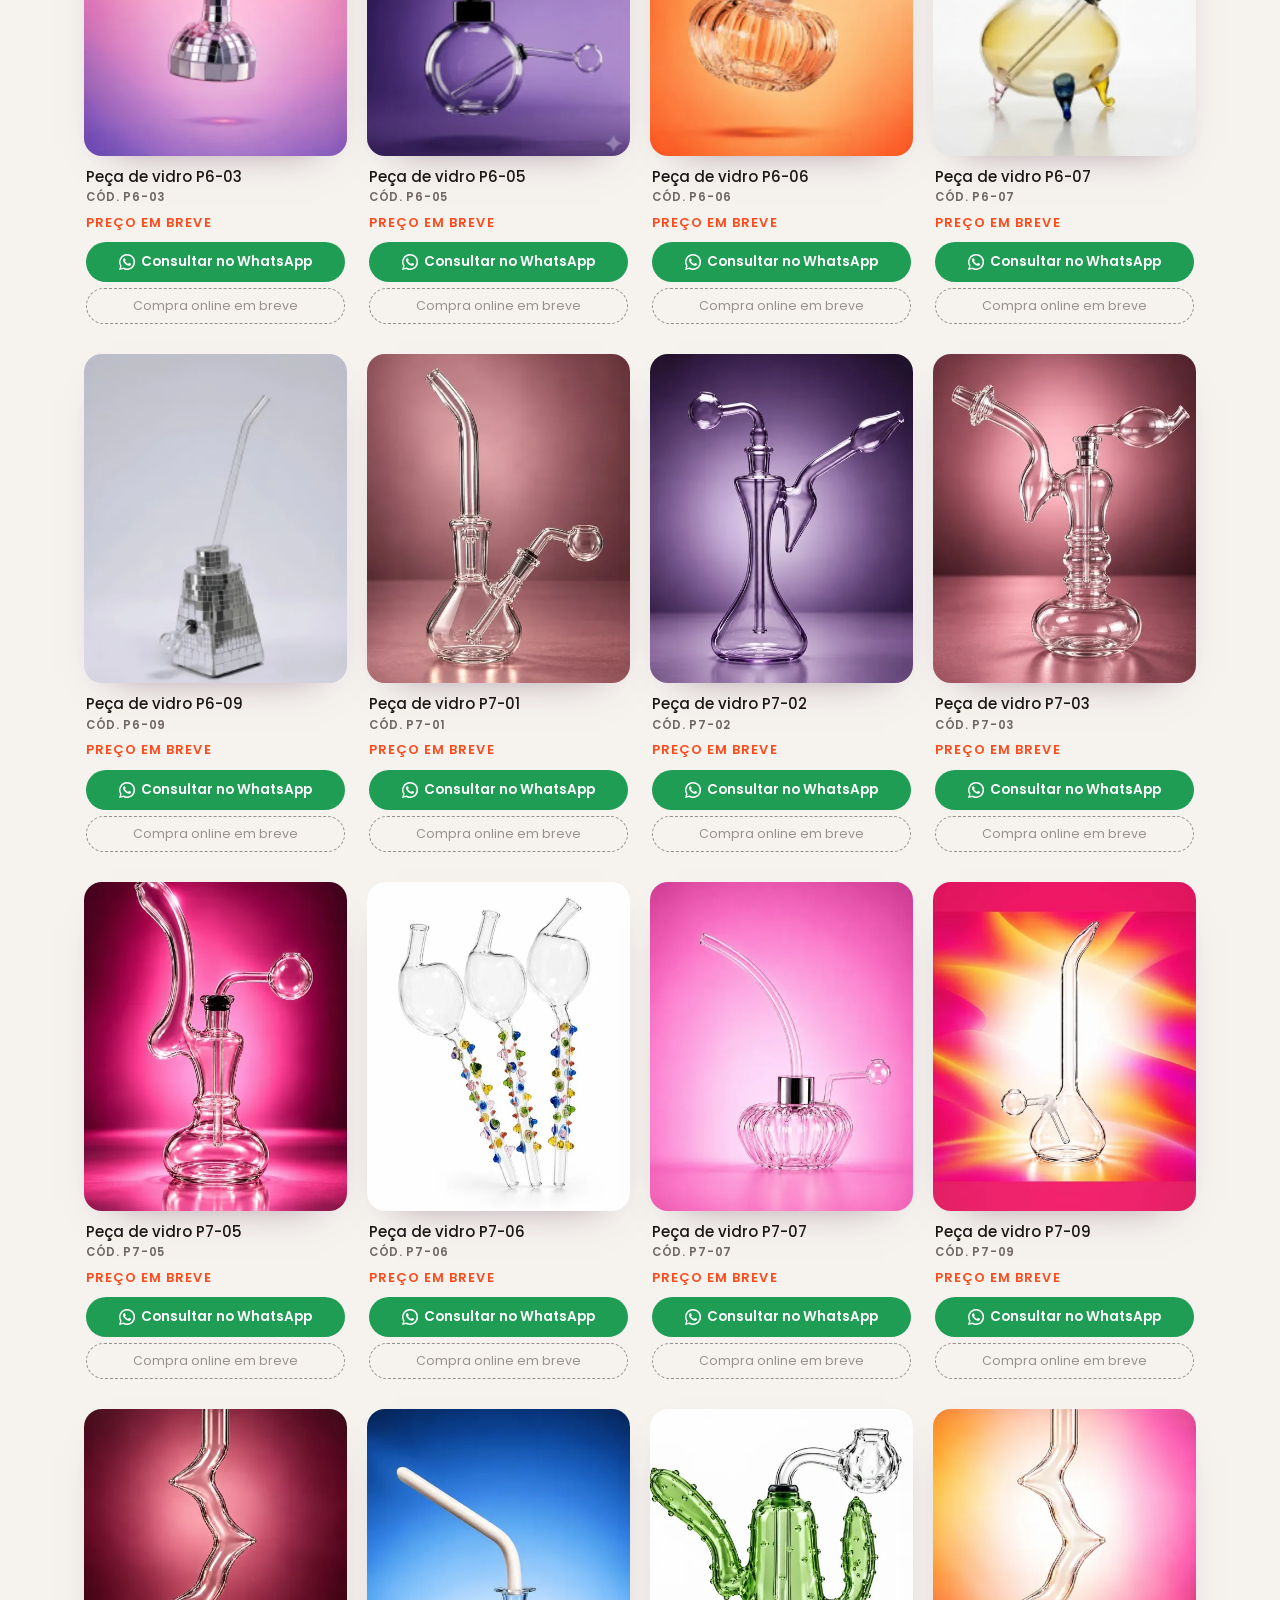
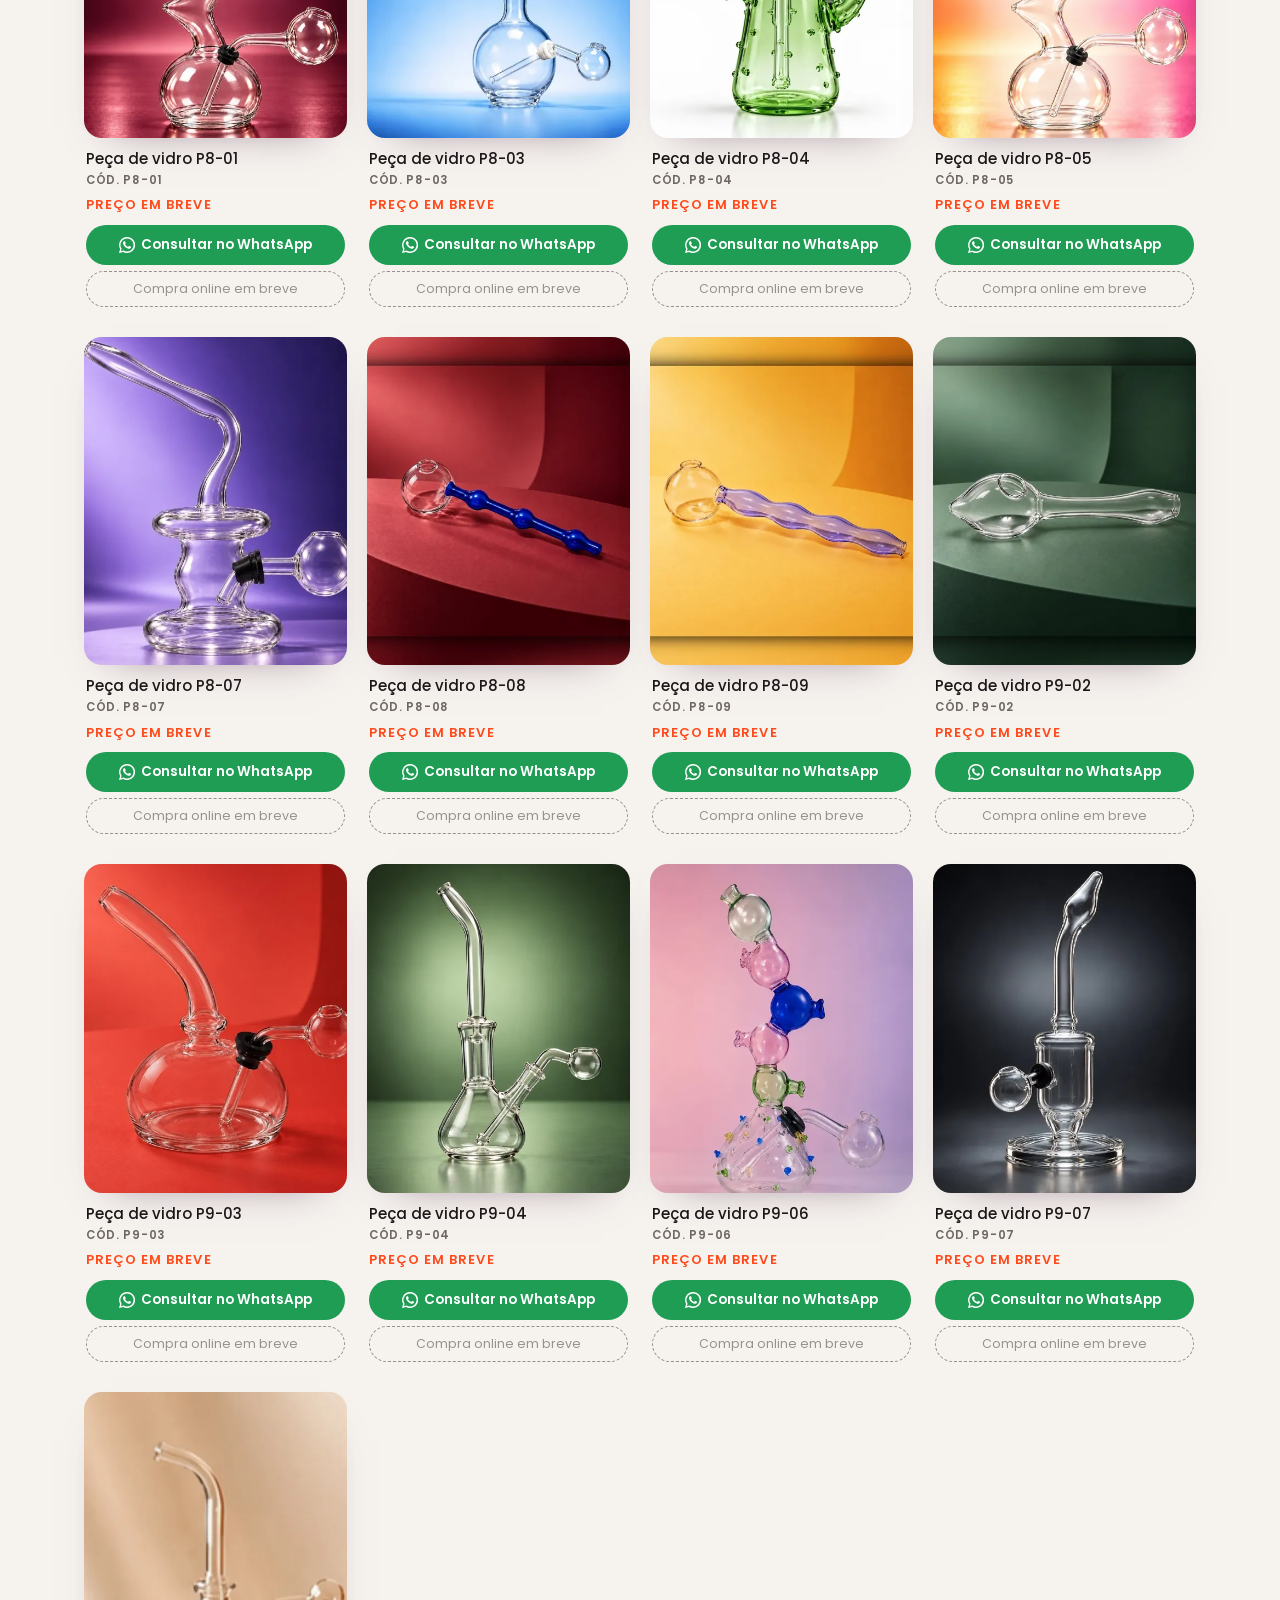
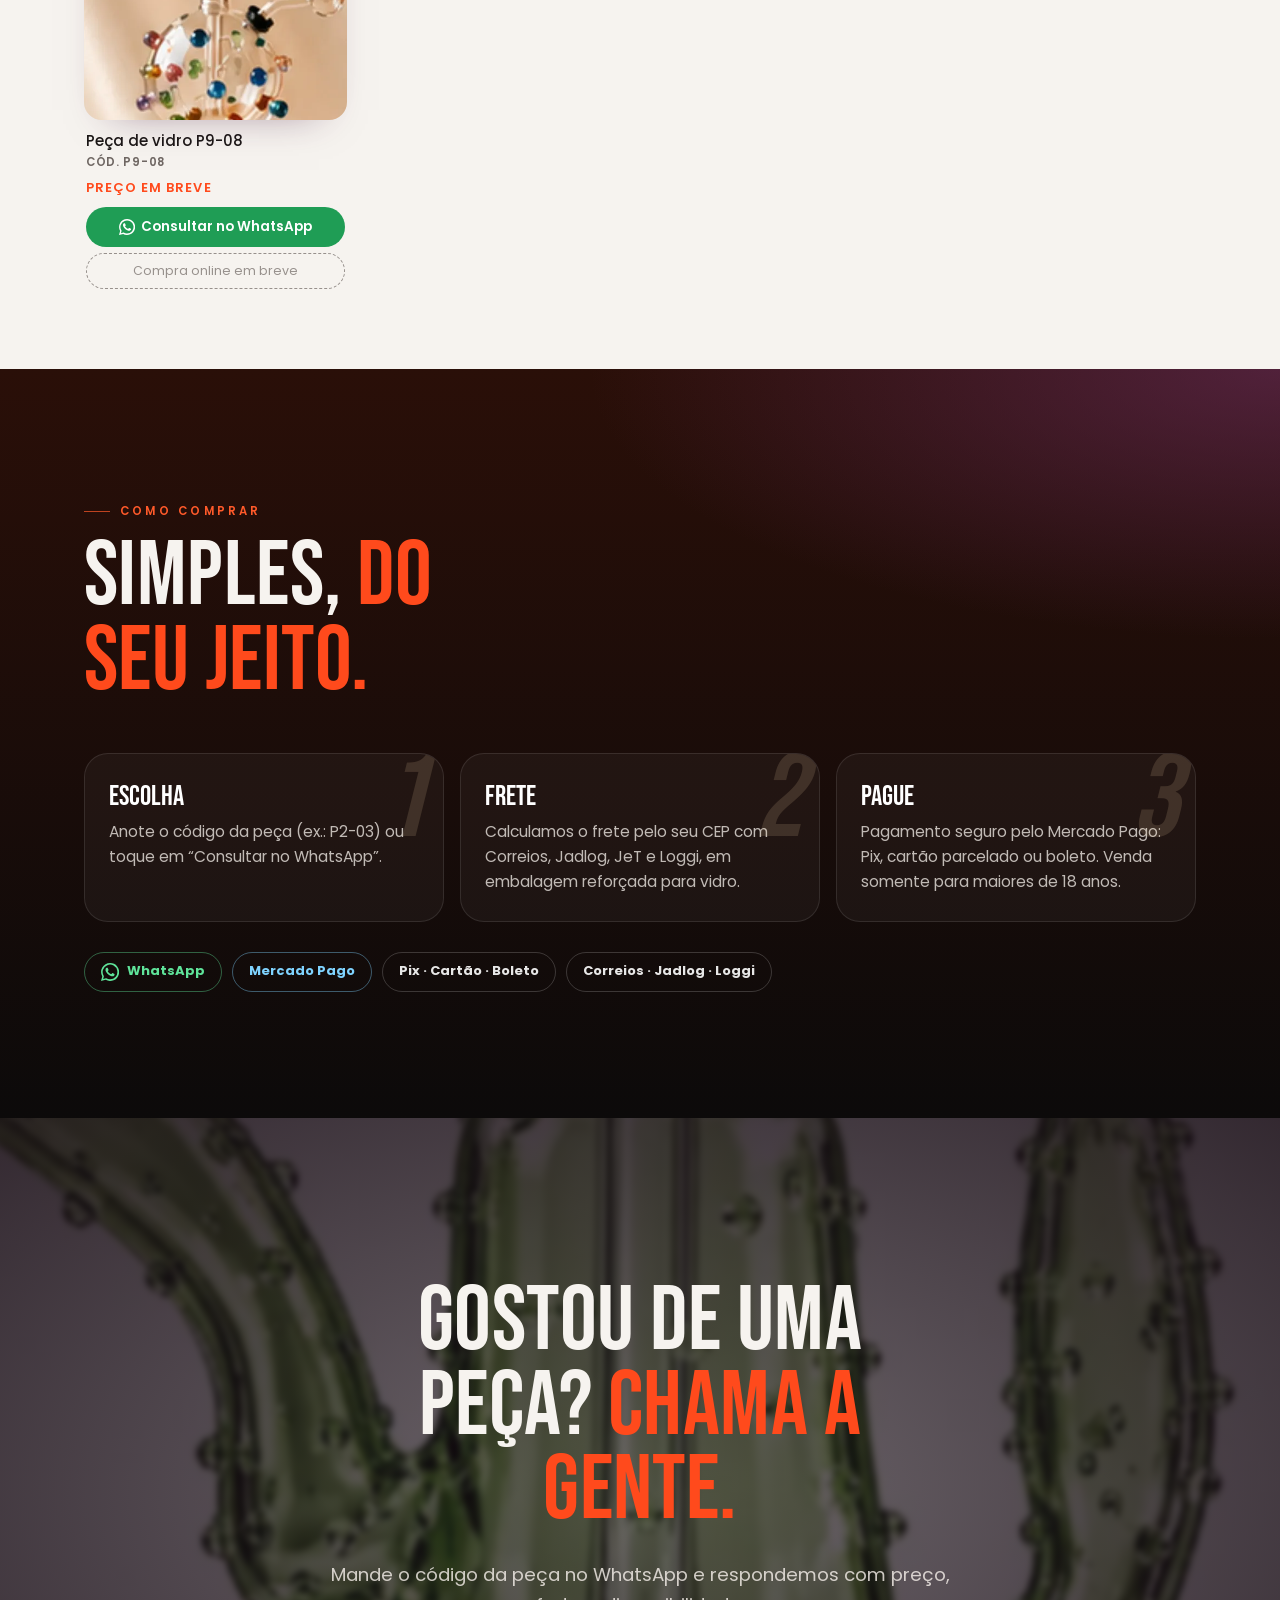
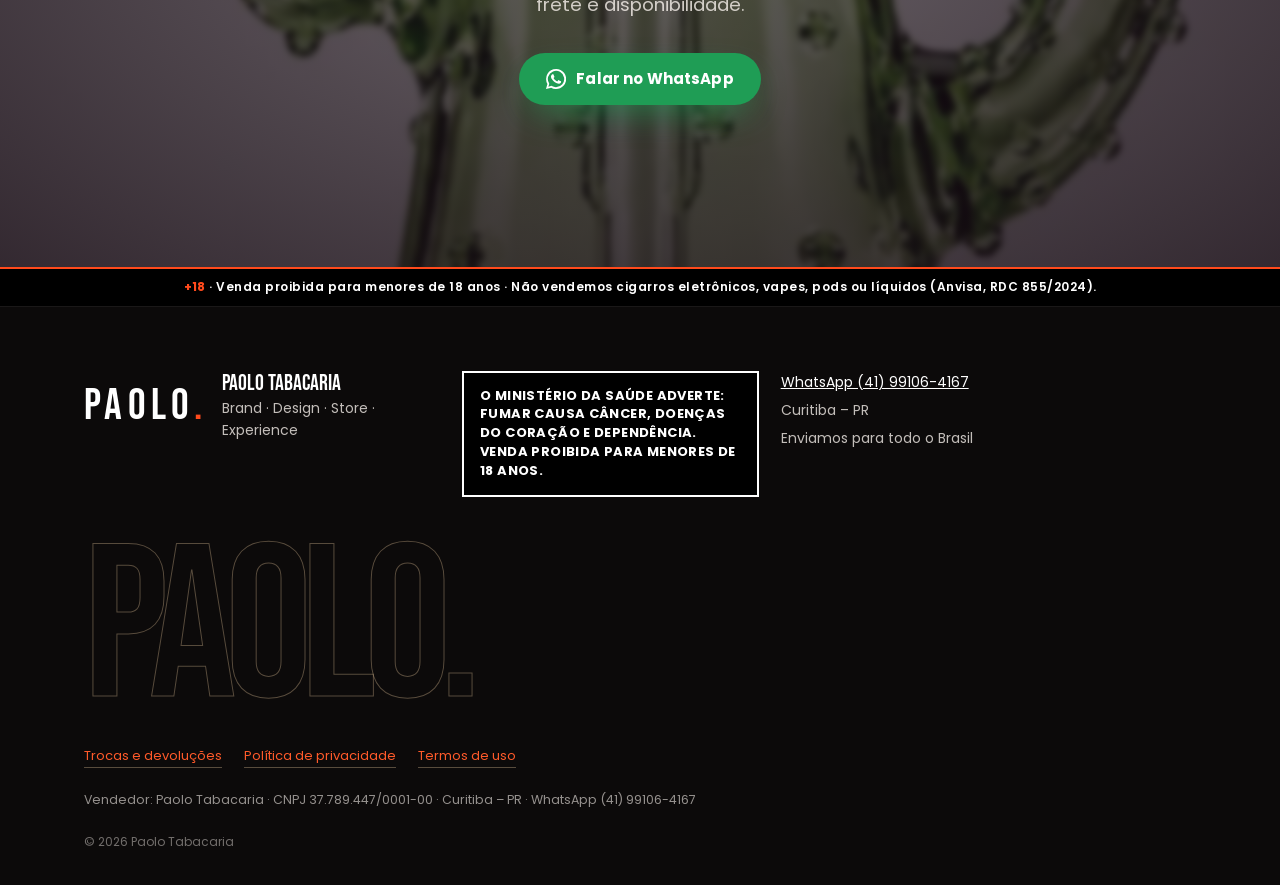
<file: trocas.html>
<!doctype html><html lang="pt-BR"><head><meta charset="utf-8"><meta name="viewport" content="width=device-width, initial-scale=1">
<title>Trocas e devoluções | Paolo Tabacaria</title><meta name="theme-color" content="#0c0a0a"><link rel="icon" href="favicon.svg" type="image/svg+xml">
<link rel="preconnect" href="https://fonts.googleapis.com"><link rel="preconnect" href="https://fonts.gstatic.com" crossorigin>
<link href="https://fonts.googleapis.com/css2?family=Bebas+Neue&family=Poppins:wght@400;500;600;700&display=swap" rel="stylesheet">
<link rel="stylesheet" href="css/style.css?v=p1"><link rel="stylesheet" href="css/paolo.css?v=1">
<script>if(localStorage.getItem('paolo18')!=='ok')location.replace('./');</script></head>
<body class="legal-page"><header class="legal-top"><div class="topbar__in"><a class="brand" href="./"><span class="brand__logo">PAOLO<b>.</b></span><span class="brand__sub">Tabacaria</span></a><a class="legal-back" href="./">&larr; Voltar à loja</a></div></header>
<main id="conteudo"><section class="legal-hero"><div class="wrap"><p class="eyebrow">Trocas e devoluções</p><h1 class="display">Trocas e <em>devoluções</em></h1>
<p>Atualizada em 14 de outubro de 2026 · Paolo Tabacaria · CNPJ 37.789.447/0001-00 · Curitiba – PR</p></div></section>
<section class="legal"><div class="wrap legal__body">
<h2>Direito de arrependimento (7 dias)</h2><p>Compras feitas pelo site podem ser canceladas em até 7 dias corridos após o recebimento (Código de Defesa do Consumidor, art. 49), com reembolso integral do valor pago, inclusive o frete. Fale com a gente pelo WhatsApp (41) 99106-4167 informando o número do pedido.</p>
<h2>Peça quebrada ou com defeito</h2><p>Peças de vidro viajam em embalagem reforçada. Se a peça chegar quebrada, trincada ou com defeito, avise em até 7 dias após o recebimento pelo WhatsApp, com fotos da peça e da embalagem. Enviamos outra peça igual ou devolvemos o valor, sem custo para você.</p>
<h2>Como devolver</h2><p>A peça deve voltar na embalagem original, bem protegida. Combinamos a postagem reversa pelo WhatsApp; o frete de devolução por arrependimento ou defeito é por nossa conta.</p>
<h2>Reembolso</h2><p>O reembolso é feito pelo Mercado Pago, no mesmo meio de pagamento (Pix, cartão ou boleto), em até 10 dias úteis após recebermos a peça de volta. No cartão, o estorno pode aparecer em até duas faturas, conforme o banco.</p></div></section></main>
<div class="warn-bar"><b>+18</b> · Venda proibida para menores de 18 anos.</div>
<footer class="footer"><div class="wrap footer__in">
<p class="ms-warning">O Ministério da Saúde adverte: fumar causa câncer, doenças do coração e dependência. Venda proibida para menores de 18 anos.</p>
<ul class="footer__list"><li><a href="https://wa.me/5541991064167" target="_blank" rel="noopener">WhatsApp (41) 99106-4167</a></li><li>Curitiba – PR</li></ul>
<nav class="footer__legal"><a href="trocas.html">Trocas e devoluções</a><a href="privacidade.html">Política de privacidade</a><a href="termos.html">Termos de uso</a></nav>
<p class="footer__seller">Vendedor: Paolo Tabacaria · CNPJ 37.789.447/0001-00 · Curitiba – PR · WhatsApp (41) 99106-4167</p><p class="footer__copy">© 2026 Paolo Tabacaria</p></div></footer></body></html>
</file>
<file: css/style.css>
/* Paolo Tabacaria — base do layout */
:root{
  --ink:#160a13; --ink-2:#22101d; --plum:#4a1d3f; --plum-2:#6b2d5c; --plum-3:#2c0f26;
  --rose:#e2b3c9; --rose-2:#c98fae; --blush:#f3e3ea; --gold:#e6c79c;
  --cream:#f7f1ec; --cream-2:#efe5dc; --sand:#e4d6ca; --text:#2a1f27; --muted:#7a6a74; --line:#e3d6cc;
  --wa:#1f9d55; --mp:#009ee3; --radius:18px;
  --serif:"Fraunces", Georgia, "Times New Roman", serif;
  --sans:"Manrope", system-ui, -apple-system, "Segoe UI", Roboto, Arial, sans-serif;
  --ease-out:cubic-bezier(.16,1,.3,1);
  --pad:clamp(18px,5vw,64px);
}
*{box-sizing:border-box}
html{-webkit-text-size-adjust:100%}
html.lenis,html.lenis body{height:auto}
.lenis.lenis-smooth{scroll-behavior:auto!important}
.lenis.lenis-stopped{overflow:hidden}
body{margin:0;background:var(--ink);color:var(--cream);font:400 15.5px/1.6 var(--sans);-webkit-font-smoothing:antialiased;overflow-x:hidden}
img,video,canvas{max-width:100%;display:block}
button{font:inherit;color:inherit;cursor:pointer}
a{color:inherit}
[hidden]{display:none!important}
.wrap{width:100%;max-width:1240px;margin:0 auto;padding:0 var(--pad)}
.skip{position:absolute;left:-999px}.skip:focus{left:12px;top:12px;background:#fff;color:var(--ink);padding:8px 12px;z-index:200}
.ic-line{width:22px;height:22px;fill:none;stroke:currentColor;stroke-width:1.7;stroke-linecap:round;stroke-linejoin:round}
.ic-line .fill{fill:currentColor;stroke:none}
.ic{width:20px;height:20px}
:focus-visible{outline:2px solid var(--gold);outline-offset:3px}

.eyebrow{display:inline-flex;align-items:center;gap:10px;margin:0 0 18px;font:600 11.5px/1 var(--sans);letter-spacing:.28em;text-transform:uppercase;color:var(--gold)}
.eyebrow::before{content:"";width:26px;height:1px;background:currentColor;opacity:.7}
.hero__eyebrow::before{display:none}
.eyebrow--plum{color:var(--plum-2)}
.display{margin:0;font:300 clamp(40px,8.4vw,92px)/.98 var(--serif);letter-spacing:-.025em;font-variation-settings:"opsz" 144}
.display em{font-style:italic;font-weight:400;color:var(--rose)}
.display--ink{color:var(--plum)}
.display--ink em{color:var(--plum-2)}
.lead{font-size:clamp(16px,1.6vw,18.5px);line-height:1.65;color:rgba(247,241,236,.8);max-width:34em;margin:26px 0 0}

/* ------------ topbar ------------ */
.topbar{position:fixed;inset:0 0 auto 0;z-index:60;color:#fff;transition:background .4s,backdrop-filter .4s,box-shadow .4s}
.topbar::before{content:"";position:absolute;inset:0 0 auto 0;height:150%;z-index:-1;pointer-events:none;background:linear-gradient(to bottom,rgba(10,4,8,.55),rgba(10,4,8,0));transition:opacity .4s}
.topbar.is-solid{background:rgba(22,10,19,.82);backdrop-filter:saturate(1.3) blur(14px);-webkit-backdrop-filter:saturate(1.3) blur(14px);box-shadow:0 1px 0 rgba(255,255,255,.06)}
.topbar.is-solid::before{opacity:0}
.topbar__in{display:flex;align-items:center;justify-content:space-between;gap:16px;height:64px;padding:0 clamp(14px,3vw,40px);padding-top:env(safe-area-inset-top)}
.brand{display:flex;align-items:center;gap:10px;text-decoration:none;text-shadow:0 1px 18px rgba(0,0,0,.4)}
.brand__mark{width:38px;height:38px;color:#fff;filter:drop-shadow(0 1px 8px rgba(0,0,0,.35))}
.brand__word{font:500 17px/1 var(--serif);letter-spacing:.01em;white-space:nowrap}
.brand__word b{font-weight:600;letter-spacing:.06em}
.brand__word i{font-weight:400;opacity:.92}
.topbar__nav{display:none;gap:30px;font-size:13px;font-weight:600;letter-spacing:.12em;text-transform:uppercase}
.topbar__nav a{text-decoration:none;opacity:.85;position:relative}
.topbar__nav a::after{content:"";position:absolute;left:0;right:0;bottom:-6px;height:1px;background:currentColor;transform:scaleX(0);transform-origin:left;transition:transform .4s var(--ease-out)}
.topbar__nav a:hover{opacity:1}.topbar__nav a:hover::after{transform:scaleX(1)}
.topbar__actions{display:flex;gap:4px}
.icon-btn{position:relative;display:grid;place-items:center;width:44px;height:44px;border-radius:50%;border:0;background:transparent;color:#fff;text-decoration:none;transition:background .2s}
.icon-btn:hover{background:rgba(255,255,255,.12)}
.cart-count{position:absolute;top:3px;right:1px;min-width:19px;height:19px;padding:0 5px;border-radius:10px;background:var(--gold);color:var(--ink);font:700 11px/19px var(--sans);text-align:center}

/* ------------ hero ------------ */
.hero{position:relative;height:100vh;height:100svh;min-height:600px;overflow:hidden;background:var(--ink) url(../video/hero-m-poster.webp) center/cover no-repeat;isolation:isolate}
.hero__media{position:absolute;inset:0;z-index:-2}
.hero__video{width:100%;height:100%;object-fit:cover;transform-origin:50% 40%}
.hero__shade{position:absolute;inset:0;z-index:-1;background:
  linear-gradient(to top,rgba(14,5,11,.92) 0%,rgba(14,5,11,.55) 34%,rgba(14,5,11,0) 62%),
  radial-gradient(120% 70% at 50% 110%,rgba(74,29,63,.55),transparent 60%)}
.hero__content{position:absolute;left:0;right:0;bottom:0;padding:0 var(--pad) calc(78px + env(safe-area-inset-bottom))}
.hero__eyebrow{color:#fff;letter-spacing:.24em;margin-bottom:16px}
.hero__eyebrow .dot{width:7px;height:7px;border-radius:50%;background:var(--gold);box-shadow:0 0 0 0 rgba(230,199,156,.7);animation:pulse 2.4s infinite}
.hero__title{margin:0;font:300 clamp(64px,19vw,196px)/.86 var(--serif);letter-spacing:-.045em;color:#fff;text-shadow:0 2px 40px rgba(0,0,0,.35);font-variation-settings:"opsz" 144}
.hero__title em{font-style:italic;font-weight:400;color:var(--rose)}
.hero__title .ch{display:inline-block;will-change:transform}
.hero__title .word{display:inline-block;overflow:hidden;padding:0 .02em .08em;margin-bottom:-.08em;vertical-align:top}
.hero__tag{margin:14px 0 0;font:400 italic clamp(19px,2.6vw,28px)/1.25 var(--serif);color:#fff}
.hero__sub{margin:10px 0 26px;font-size:15px;line-height:1.55;color:rgba(255,255,255,.82);max-width:30em}
.hero__cta{display:flex;flex-wrap:wrap;gap:10px}
@media (max-width:420px){.hero__cta .btn{min-height:50px;padding:0 20px;font-size:14.5px}}
.hero__cue{display:none;position:absolute;left:50%;bottom:calc(18px + env(safe-area-inset-bottom));width:26px;height:42px;margin-left:-13px;border:1.5px solid rgba(255,255,255,.55);border-radius:20px}
.hero__cue span{position:absolute;left:50%;top:8px;width:3px;height:8px;margin-left:-1.5px;border-radius:2px;background:#fff;animation:cue 1.8s var(--ease-out) infinite}
.btn--glass .ic{width:18px;height:18px}
.hero__badge{display:none;position:absolute;right:clamp(24px,5vw,72px);bottom:clamp(40px,10vh,110px);width:132px;height:132px;color:#fff}
.hero__badge>svg:first-child{width:100%;height:100%;animation:spin 22s linear infinite}
.hero__badge text{font:600 10.4px/1 var(--sans);letter-spacing:.32em;fill:currentColor}
.hero__badge-mark{position:absolute;inset:34px;width:64px;height:64px;color:var(--gold)}

/* ------------ buttons ------------ */
.btn{position:relative;display:inline-flex;align-items:center;justify-content:center;gap:10px;min-height:52px;padding:0 26px;border-radius:999px;border:1px solid transparent;font-weight:700;font-size:15px;letter-spacing:.01em;text-decoration:none;overflow:hidden;transition:transform .25s var(--ease-out),background .25s,box-shadow .3s,color .25s}
.btn svg{width:20px;height:20px;flex:none}
.btn:active{transform:translateY(1px) scale(.985)}
.btn--glow{background:var(--cream);color:var(--ink);box-shadow:0 0 0 0 rgba(230,199,156,.0),0 14px 40px -12px rgba(230,199,156,.65)}
.btn--glow::after{content:"";position:absolute;top:0;bottom:0;left:-60%;width:40%;background:linear-gradient(100deg,transparent,rgba(255,255,255,.75),transparent);transform:skewX(-20deg);transition:left .7s var(--ease-out)}
.btn--glow:hover::after{left:130%}
.btn--glow:hover{transform:translateY(-2px);box-shadow:0 18px 50px -12px rgba(230,199,156,.85)}
.btn__arrow{transition:transform .3s var(--ease-out)}.btn:hover .btn__arrow{transform:translateX(4px)}
.btn--glass{background:rgba(255,255,255,.1);border-color:rgba(255,255,255,.35);color:#fff;backdrop-filter:blur(8px);-webkit-backdrop-filter:blur(8px)}
.btn--glass:hover{background:rgba(255,255,255,.18)}
.btn--plum{background:var(--plum);color:#fff;width:100%}
.btn--plum:hover{background:var(--plum-2)}
.btn--wa{background:var(--wa);color:#fff;width:100%}
.btn--wa-solid{background:var(--wa);color:#fff;box-shadow:0 14px 36px -14px rgba(31,157,85,.9)}
.btn--wa-solid:hover{transform:translateY(-2px)}
.btn--mp{background:var(--mp);color:#fff;width:100%}
.btn--wa-outline{background:#fff;color:var(--wa);border-color:var(--wa);width:100%}
.btn[disabled]{opacity:.45;cursor:not-allowed}

/* ------------ ticker ------------ */
.ticker{position:relative;z-index:2;overflow:hidden;background:var(--plum);border-block:1px solid rgba(255,255,255,.08);padding:16px 0}
.ticker__track{display:flex;width:max-content;align-items:center;gap:26px;white-space:nowrap;animation:marquee 34s linear infinite;will-change:transform}
.ticker span{font:400 italic clamp(20px,3vw,30px)/1 var(--serif);color:var(--cream)}
.ticker i{font-style:normal;color:var(--gold);font-size:14px}
.ticker.is-skew .ticker__track{animation-play-state:running}

/* ------------ sections common ------------ */
.section{position:relative}
.js.motion .section .rise{opacity:0;transform:translateY(28px);transition:opacity 1s var(--ease-out),transform 1s var(--ease-out)}
.js.motion .section .rise.in{opacity:1;transform:none}

/* ------------ manifesto ------------ */
.manifesto{padding:clamp(90px,14vh,150px) 0 clamp(80px,12vh,130px);overflow:hidden;background:var(--ink)}
.manifesto__glow{position:absolute;width:80vmax;height:80vmax;left:-30vmax;top:-20vmax;background:radial-gradient(closest-side,rgba(107,45,92,.55),transparent);pointer-events:none}
.manifesto__grid{position:relative;display:grid;gap:56px;align-items:center}
.manifesto .display{max-width:11ch}
.stats{list-style:none;margin:40px 0 0;padding:26px 0 0;display:grid;grid-template-columns:repeat(3,1fr);gap:12px;border-top:1px solid rgba(255,255,255,.12)}
.stats li{display:flex;flex-direction:column;gap:6px}
.stats strong{font:300 clamp(34px,5.5vw,56px)/1 var(--serif);color:#fff;letter-spacing:-.02em}
.stats li>span{font-size:12px;letter-spacing:.06em;color:rgba(247,241,236,.62);line-height:1.35}
.manifesto__art{position:relative;height:clamp(440px,118vw,640px)}
.ed{position:absolute;margin:0;overflow:hidden;border-radius:26px;box-shadow:0 40px 80px -30px rgba(0,0,0,.8)}
.ed img{width:100%;height:100%;object-fit:cover}
.ed--a{left:0;top:0;width:64%;height:78%}
.ed--b{right:0;bottom:0;width:52%;height:64%;border:6px solid var(--ink)}
.ed__ring{position:absolute;right:4%;top:-4%;width:42%;fill:none;stroke:var(--gold);stroke-width:.8;opacity:.6;animation:spin 40s linear infinite}
.ed__ring-in{stroke-dasharray:2 6}
.ed__chip{position:absolute;left:6%;bottom:6%;padding:10px 16px;border-radius:999px;background:rgba(247,241,236,.94);color:var(--ink);font:700 12px/1 var(--sans);letter-spacing:.08em;text-transform:uppercase;box-shadow:0 18px 40px -16px rgba(0,0,0,.6)}

/* ------------ chapters (coleção) ------------ */
.chapters{position:relative;background:var(--ink-2)}
.chapters__stage{position:relative}
.chapters__canvas,.chapters__shade,.chapters__rail{display:none}
.chapters__label{position:relative;padding:80px var(--pad) 0}
.chapters__list{display:grid;gap:40px;padding:24px var(--pad) 90px}
.chapter{position:relative;border-radius:24px;overflow:hidden}
.chapter__img{width:100%;height:auto;aspect-ratio:3/4;object-fit:cover}
.chapter__copy{padding:20px 4px 0}
.chapter__num{font:500 13px/1 var(--sans);letter-spacing:.2em;color:var(--gold)}
.chapter h3{margin:8px 0 10px;font:300 clamp(48px,12vw,120px)/.92 var(--serif);letter-spacing:-.035em;color:#fff}
.chapter p{margin:0 0 18px;color:rgba(247,241,236,.82);max-width:26em;font-size:16px}
.chip-link{display:inline-flex;align-items:center;min-height:44px;padding:0 20px;border-radius:999px;border:1px solid rgba(255,255,255,.4);color:#fff;text-decoration:none;font-weight:700;font-size:14px;backdrop-filter:blur(8px);-webkit-backdrop-filter:blur(8px);background:rgba(255,255,255,.08);transition:background .25s,color .25s}
.chip-link:hover{background:var(--cream);color:var(--ink)}

.js.motion .chapters{height:440vh}
.js.motion .chapters__stage{position:sticky;top:0;height:100vh;height:100svh;overflow:hidden}
.js.motion .chapters__canvas{display:block;position:absolute;inset:0;width:100%;height:100%}
.js.motion .chapters__shade{display:block;position:absolute;inset:0;pointer-events:none;background:linear-gradient(to top,rgba(18,7,15,.94) 0%,rgba(18,7,15,.6) 30%,rgba(18,7,15,0) 58%),linear-gradient(to bottom,rgba(18,7,15,.5),rgba(18,7,15,0) 22%)}
.js.motion .chapters__label{position:absolute;top:80px;left:var(--pad);padding:0;z-index:3;color:#fff}
.js.motion .chapters__rail{display:flex;position:absolute;z-index:3;top:80px;right:var(--pad);gap:14px;list-style:none;margin:0;padding:0;font:600 11px/1 var(--sans);letter-spacing:.14em;color:rgba(255,255,255,.45)}
.js.motion .chapters__rail li{position:relative;padding-bottom:8px;transition:color .4s}
.js.motion .chapters__rail li::after{content:"";position:absolute;left:0;bottom:0;height:2px;width:100%;background:currentColor;transform:scaleX(.35);transform-origin:left;transition:transform .5s var(--ease-out)}
.js.motion .chapters__rail li.on{color:#fff}.js.motion .chapters__rail li.on::after{transform:scaleX(1);background:var(--gold)}
.js.motion .chapters__list{position:absolute;inset:0;display:block;padding:0;z-index:2}
.js.motion .chapter{position:absolute;left:0;right:0;bottom:0;border-radius:0;overflow:visible;visibility:hidden;padding:0 var(--pad) calc(48px + env(safe-area-inset-bottom))}
.js.motion .chapter__img{display:none}
.js.motion .chapter__copy{padding:0;opacity:0;will-change:transform,opacity}
.js.motion .chapter h3{text-shadow:0 2px 30px rgba(0,0,0,.45)}
.js.motion .chapter.on{visibility:visible}

/* ------------ details (vídeo) ------------ */
.details{position:relative;background:var(--ink-2)}
.details__stage{position:relative;min-height:100vh;min-height:100svh;overflow:hidden;display:flex;align-items:flex-end}
.details__frame{position:absolute;inset:0;background:#1b0c17 url(../video/detail-m-poster.webp) center/cover no-repeat}
.details__video{width:100%;height:100%;object-fit:cover}
.details__shade{position:absolute;inset:0;background:linear-gradient(to top,rgba(14,5,11,.95) 0%,rgba(14,5,11,.7) 38%,rgba(14,5,11,.05) 70%);pointer-events:none}
.details__copy{position:relative;z-index:2;padding:0 var(--pad) 64px;width:100%}
.details .display{max-width:9ch}
.feats{list-style:none;margin:28px 0 0;padding:0;display:grid;gap:14px;max-width:460px}
.feats li{display:flex;align-items:center;gap:14px;font-size:15px;color:rgba(247,241,236,.86)}
.feats b{color:#fff;font-weight:700}
.feats svg{flex:none;width:40px;height:40px;padding:8px;border-radius:50%;border:1px solid rgba(230,199,156,.45);fill:none;stroke:var(--gold);stroke-width:1.6;stroke-linecap:round;stroke-linejoin:round}
.js.motion .details{height:230vh}
.js.motion .details__stage{position:sticky;top:0;height:100vh;height:100svh}
.js.motion .details__frame{clip-path:inset(12% 7% 30% 7% round 28px);will-change:clip-path}

/* ------------ catalog ------------ */
.catalog{position:relative;z-index:3;background:var(--cream);color:var(--text);border-radius:36px 36px 0 0;margin-top:-36px;padding:clamp(70px,10vh,110px) 0 80px;scroll-margin-top:30px}
.catalog__head{display:flex;flex-direction:column;gap:22px}
.catalog .display{font-size:clamp(46px,9vw,96px)}
.search{display:flex;align-items:center;gap:10px;background:#fff;border:1px solid var(--line);border-radius:999px;padding:0 18px;height:52px;color:var(--muted);box-shadow:0 10px 30px -22px rgba(74,29,63,.5)}
.search input{flex:1;border:0;outline:0;background:transparent;font:inherit;color:var(--text);min-width:0}
.search:focus-within{border-color:var(--plum-2);box-shadow:0 0 0 4px rgba(107,45,92,.12)}
.filters{display:flex;gap:8px;overflow-x:auto;margin:22px calc(-1 * var(--pad)) 4px;padding:2px var(--pad) 10px;scrollbar-width:none}
.filters::-webkit-scrollbar{display:none}
.chip{flex:none;height:40px;padding:0 17px;border-radius:999px;border:1px solid var(--line);background:#fff;color:var(--text);font-size:13.5px;font-weight:600;white-space:nowrap;transition:background .2s,color .2s,border-color .2s}
.chip:hover{border-color:var(--plum-2)}
.chip[aria-selected="true"]{background:var(--plum);border-color:var(--plum);color:#fff}
.result-info{margin:6px 0 18px;color:var(--muted);font-size:13px}
.grid{display:grid;grid-template-columns:repeat(2,minmax(0,1fr));gap:22px 14px}
.card{display:flex;flex-direction:column;background:transparent}
.card__img{position:relative;aspect-ratio:4/5;background:var(--cream-2);overflow:hidden;border:0;padding:0;width:100%;border-radius:var(--radius);box-shadow:0 18px 40px -28px rgba(74,29,63,.55)}
.card__img::after{pointer-events:none;z-index:2;content:"Ver peça";position:absolute;left:50%;bottom:30px;transform:translate(-50%,10px);opacity:0;padding:9px 16px;border-radius:999px;background:rgba(247,241,236,.95);color:var(--plum);font:700 12px/1 var(--sans);letter-spacing:.06em;transition:opacity .3s,transform .4s var(--ease-out)}
.card:hover .card__img::after{opacity:1;transform:translate(-50%,0)}
.card__tag{position:absolute;left:10px;top:10px;z-index:1;background:rgba(247,241,236,.92);color:var(--plum);font:700 10.5px/1 var(--sans);letter-spacing:.06em;padding:6px 9px;border-radius:999px}
.card__body{display:flex;flex-direction:column;gap:2px;padding:12px 2px 0;flex:1}
.card__name{margin:0;font:500 16px/1.25 var(--serif);color:var(--text)}
.card__code{font-size:11.5px;color:var(--muted);letter-spacing:.06em;text-transform:uppercase}
.card__price{margin-top:auto;padding-top:6px;font:600 19px/1 var(--serif);color:var(--plum)}
.card__btn{margin-top:10px;height:40px;border-radius:999px;border:1px solid var(--plum);background:transparent;color:var(--plum);font-weight:700;font-size:13px;transition:background .2s,color .2s}
.card__btn:hover{background:var(--plum);color:#fff}
.empty{grid-column:1/-1;text-align:center;padding:40px 10px;color:var(--muted)}

/* ------------ carrossel de fotos (card e página da peça) ------------ */
.car{position:relative;width:100%;height:100%;background:var(--cream-2)}
.car__track{display:flex;width:100%;height:100%;overflow-x:auto;overflow-y:hidden;scroll-snap-type:x mandatory;scrollbar-width:none;overscroll-behavior-x:contain;-webkit-overflow-scrolling:touch;outline:0}
.car__track::-webkit-scrollbar{display:none}
.car__slide{flex:0 0 100%;width:100%;height:100%;scroll-snap-align:start;scroll-snap-stop:always;display:block;border:0;padding:0;margin:0;background:var(--cream-2);cursor:pointer;overflow:hidden}
.car__slide img{display:block;width:100%;height:100%;image-rendering:auto}
.car__slide img.fit-cover{object-fit:cover}
.car__slide img.fit-contain{object-fit:contain}
.car__nav{position:absolute;top:50%;z-index:3;width:38px;height:38px;margin-top:-19px;display:grid;place-items:center;border:0;border-radius:50%;padding:0;background:rgba(247,241,236,.94);color:var(--plum);box-shadow:0 8px 20px -10px rgba(22,10,19,.55);cursor:pointer;opacity:0;transition:opacity .25s,background .2s}
.car__nav svg{width:18px;height:18px;fill:none;stroke:currentColor;stroke-width:2.2;stroke-linecap:round;stroke-linejoin:round}
.car__nav--prev{left:8px}.car__nav--next{right:8px}
.car__nav:hover{background:#fff}
.car:hover .car__nav,.car__nav:focus-visible{opacity:1}
.car__nav[disabled]{opacity:0!important;pointer-events:none}
.car__dots{position:absolute;left:0;right:0;bottom:6px;z-index:3;display:flex;justify-content:center;gap:0;pointer-events:none}
.car__dots button{pointer-events:auto;width:18px;height:18px;border:0;padding:0;background:none;cursor:pointer}
.car__dots button::before{content:"";display:block;width:7px;height:7px;margin:auto;border-radius:99px;background:rgba(255,255,255,.75);box-shadow:0 0 0 1px rgba(74,29,63,.28);transition:width .25s,background .25s}
.car__dots button[aria-current="true"]::before{width:18px;background:var(--plum)}
@media (hover:none) and (pointer:coarse){.car--t .car__nav{display:none}}
.car--p{aspect-ratio:4/5;height:auto;max-height:calc(100vh - 120px);max-height:calc(100dvh - 120px)}
.car--p .car__slide{cursor:default}
.car--p .car__nav{opacity:.92;width:44px;height:44px;margin-top:-22px}
.car--p .car__nav--prev{left:12px}.car--p .car__nav--next{right:12px}
.car--p .car__dots{bottom:10px}

/* ------------ howto ------------ */
.howto{padding:clamp(90px,14vh,140px) 0;background:radial-gradient(90% 60% at 100% 0%,rgba(107,45,92,.6),transparent 60%),linear-gradient(180deg,var(--plum-3),var(--ink))}
.howto .display{max-width:12ch}
.steps{list-style:none;margin:48px 0 0;padding:0;display:grid;gap:16px;counter-reset:s}
.step{position:relative;padding:28px 24px 26px;border-radius:24px;background:rgba(255,255,255,.04);border:1px solid rgba(255,255,255,.1);overflow:hidden}
.step__n{position:absolute;right:16px;top:-14px;font:300 italic 120px/1 var(--serif);color:rgba(230,199,156,.16)}
.step h3{margin:0 0 8px;font:400 28px/1.1 var(--serif);color:#fff}
.step p{margin:0;color:rgba(247,241,236,.75);max-width:30em}
.pay-badges{display:flex;flex-wrap:wrap;gap:10px;margin-top:30px}
.pay{display:inline-flex;align-items:center;gap:8px;height:40px;padding:0 16px;border-radius:999px;border:1px solid rgba(255,255,255,.18);font-size:13px;font-weight:700;color:rgba(255,255,255,.9)}
.pay svg{width:18px;height:18px}
.pay--wa{color:#5fe39a;border-color:rgba(95,227,154,.4)}
.pay--mp{color:#7fd3ff;border-color:rgba(127,211,255,.4)}

/* ------------ cta ------------ */
.cta{position:relative;overflow:hidden;padding:clamp(110px,18vh,180px) 0;text-align:center;isolation:isolate}
.cta__bg{position:absolute;inset:-10%;z-index:-1}
.cta__bg img{width:100%;height:100%;object-fit:cover;filter:blur(3px) saturate(.8);transform:scale(1.05)}
.cta__bg::after{content:"";position:absolute;inset:0;background:radial-gradient(70% 70% at 50% 50%,rgba(22,10,19,.62),rgba(22,10,19,.92))}
.cta__in{display:flex;flex-direction:column;align-items:center}
.cta__mark{width:72px;height:72px;color:var(--gold);margin-bottom:26px}
.cta .display{max-width:13ch}
.cta .lead{margin-inline:auto}
.cta__btns{display:flex;flex-wrap:wrap;justify-content:center;gap:12px;margin-top:32px}

/* ------------ footer ------------ */
.footer{background:var(--ink);color:rgba(247,241,236,.78);padding:64px 0 34px;font-size:14px;overflow:hidden;border-top:1px solid rgba(255,255,255,.06)}
.footer__in{display:grid;gap:22px}
.footer__brand{display:flex;align-items:center;gap:14px}
.footer__mark{width:52px;height:52px;color:var(--gold);flex:none}
.footer__name{margin:0 0 2px;font:500 22px/1.2 var(--serif);color:#fff}
.footer p{margin:0}
.footer__list{list-style:none;margin:0;padding:0;display:grid;gap:6px}
.footer a{color:#fff}
.footer__big{font:300 clamp(64px,17vw,230px)/.85 var(--serif);letter-spacing:-.05em;color:transparent;-webkit-text-stroke:1px rgba(230,199,156,.35);white-space:nowrap;margin:20px 0 0!important}
.footer__big em{font-style:italic}
.footer__copy{font-size:12px;opacity:.55}

/* ------------ product modal ------------ */
.modal,.drawer{position:fixed;inset:0;z-index:100;color:var(--text)}
.modal__backdrop,.drawer__backdrop{position:absolute;inset:0;background:rgba(18,6,15,.62);backdrop-filter:blur(4px);-webkit-backdrop-filter:blur(4px);animation:fade .25s}
.modal__panel{position:absolute;inset:auto 0 0 0;max-height:94vh;max-height:94dvh;overflow:auto;overscroll-behavior:contain;background:var(--cream);border-radius:26px 26px 0 0;animation:up .35s var(--ease-out)}
.close-btn{position:absolute;right:12px;top:12px;z-index:3;width:42px;height:42px;border-radius:50%;border:0;background:rgba(255,255,255,.94);font-size:26px;line-height:1;color:var(--plum);box-shadow:0 6px 18px -8px rgba(0,0,0,.3)}
.pm__gallery{position:relative;background:var(--cream-2)}
.pm__thumbs{display:flex;gap:8px;padding:10px 14px 0}
.pm__thumbs button{width:64px;height:64px;border-radius:12px;overflow:hidden;border:2px solid transparent;padding:0;background:#fff}
.pm__thumbs button[aria-current="true"]{border-color:var(--plum)}
.pm__thumbs img{width:100%;height:100%;object-fit:cover}
.pm__info{padding:22px 20px 30px}
.pm__code{font-size:11.5px;letter-spacing:.14em;color:var(--muted);text-transform:uppercase}
.pm__title{margin:6px 0 8px;font:400 30px/1.1 var(--serif);color:var(--plum);letter-spacing:-.01em}
.pm__price{font:500 26px/1 var(--serif);margin-bottom:14px;color:var(--text)}
.pm__desc{color:#4b3d47;margin:0 0 20px}
.field{margin-bottom:18px}
.field__label{display:block;font-weight:700;font-size:13px;letter-spacing:.04em;margin-bottom:8px;color:var(--text)}
.sizes{display:flex;gap:8px}
.size{width:54px;height:48px;border-radius:14px;border:1px solid var(--line);background:#fff;font-weight:700;color:var(--text)}
.size[aria-pressed="true"]{background:var(--plum);color:#fff;border-color:var(--plum)}
select,.qty input{font:inherit;color:var(--text)}
.select{width:100%;height:48px;border-radius:14px;border:1px solid var(--line);background:#fff;padding:0 12px}
.qty{display:inline-flex;align-items:center;border:1px solid var(--line);border-radius:14px;background:#fff;overflow:hidden}
.qty button{width:44px;height:46px;border:0;background:transparent;font-size:20px;color:var(--plum)}
.qty input{width:42px;height:46px;border:0;text-align:center;background:transparent;-moz-appearance:textfield}
.qty input::-webkit-inner-spin-button{-webkit-appearance:none}
.hint{font-size:12.5px;color:var(--muted);margin:6px 0 0}
.err{color:#b4233c;font-size:13px;margin:-6px 0 10px}
.pm__mp{margin-top:18px;padding-top:16px;border-top:1px solid var(--line);display:flex;flex-direction:column;gap:8px}
.pm__mp-title{margin:0;font-weight:700;font-size:13.5px}

/* frete */
.frete{margin:4px 0 18px;padding:16px;border-radius:18px;background:#fff;border:1px solid var(--line)}
.frete .field__label{margin-bottom:10px}
.cep-row{display:flex;gap:8px}
.cep-input{flex:1;min-width:0;height:46px;border-radius:12px;border:1px solid var(--line);padding:0 14px;font:600 16px/1 var(--sans);letter-spacing:.06em;color:var(--text);background:var(--cream)}
.cep-input:focus{outline:0;border-color:var(--plum-2);box-shadow:0 0 0 3px rgba(107,45,92,.12)}
.cep-btn{flex:none;height:46px;padding:0 18px;border-radius:12px;border:0;background:var(--plum);color:#fff;font-weight:700;font-size:14px}
.cep-btn[disabled]{opacity:.6}
.cep-help{display:inline-block;margin-top:8px;font-size:12px;color:var(--muted)}
.cep-err{margin:8px 0 0}
.frete__dest{margin:12px 0 8px;font-size:13px;color:var(--text)}
.frete__ops{display:grid;gap:8px}
.frete__op{display:flex;align-items:center;gap:12px;padding:12px 14px;border-radius:14px;border:1px solid var(--line);cursor:pointer;transition:border-color .2s,background .2s}
.frete__op input{accent-color:var(--plum);width:18px;height:18px;margin:0}
.frete__op.is-on{border-color:var(--plum);background:var(--blush)}
.frete__name{flex:1;display:flex;flex-direction:column;font-weight:800;font-size:14px;letter-spacing:.04em}
.frete__name small{font-weight:500;font-size:12px;letter-spacing:0;color:var(--muted)}
.frete__val{font-weight:800;font-size:15px;color:var(--plum);white-space:nowrap}
.frete__val s{font-weight:500;color:var(--muted);margin-right:4px;font-size:12.5px}
.frete__note{margin:10px 0 0;font-size:12px;color:var(--muted)}
.free-hint{margin:-8px 0 16px}
.freebar{margin:16px 0 4px;padding:14px 16px;border-radius:16px;background:var(--blush)}
.freebar p{margin:0 0 8px;font-size:13.5px;color:var(--text)}
.freebar__track{display:block;height:6px;border-radius:6px;background:rgba(74,29,63,.15);overflow:hidden}
.freebar__track span{display:block;height:100%;border-radius:6px;background:linear-gradient(90deg,var(--plum-2),var(--rose-2));transition:width .6s var(--ease-out)}
.freebar.is-done{background:#e5f6ec}.freebar.is-done .freebar__track span{background:var(--wa)}

/* ------------ cart drawer ------------ */
.drawer__panel{position:absolute;top:0;right:0;bottom:0;width:min(440px,100%);background:var(--cream);display:flex;flex-direction:column;animation:slide .35s var(--ease-out)}
.drawer__head{position:relative;padding:20px 20px 14px;border-bottom:1px solid var(--line)}
.drawer__head h2{margin:0;font:400 28px/1.2 var(--serif);color:var(--plum)}
.drawer__head .close-btn{top:12px}
.drawer__body{flex:1;overflow:auto;overscroll-behavior:contain;padding:6px 20px 14px}
.drawer__foot{border-top:1px solid var(--line);padding:14px 20px calc(16px + env(safe-area-inset-bottom));display:flex;flex-direction:column;gap:10px;background:#fff}
.line{display:grid;grid-template-columns:72px 1fr;gap:12px;padding:14px 0;border-bottom:1px solid var(--line)}
.line img{width:72px;height:90px;object-fit:cover;border-radius:12px;background:var(--cream-2)}
.line__name{margin:0;font:500 16px/1.25 var(--serif)}
.line__meta{font-size:12.5px;color:var(--muted);margin:2px 0 8px}
.line__row{display:flex;align-items:center;justify-content:space-between;gap:8px}
.line .qty button{width:34px;height:34px;font-size:17px}
.line .qty input{width:30px;height:34px}
.line__price{font-weight:700;color:var(--plum)}
.remove{border:0;background:none;color:var(--muted);font-size:12.5px;text-decoration:underline;padding:4px 0}
.sums{display:grid;gap:4px}
.sumrow{display:flex;justify-content:space-between;align-items:baseline;gap:10px;font-size:14px;color:var(--text)}
.sumrow #cartFrete.is-free{color:var(--wa);font-weight:800}
.sumrow--total{font-size:16px;font-weight:700;margin-top:2px}
.sumrow--total strong{font:600 24px/1 var(--serif);color:var(--plum)}
.ship-note{margin:2px 0 0;font-size:12px;color:var(--muted)}
.cart-empty{text-align:center;padding:50px 10px;color:var(--muted)}
.mp-box{display:flex;flex-direction:column;gap:8px}
.mp-note{margin:0;font-size:12.5px;line-height:1.4;color:var(--muted);text-align:center}
.mp-note.is-active{color:var(--text);background:#e8f6fd;border-radius:10px;padding:8px 10px}
.mp-frete{color:#0b5f87;background:#eef8fd;border-radius:10px;padding:8px 10px}
.mp-frete:empty{display:none}
.alt-contact{text-align:center;font-size:13px;color:var(--muted)}

.toast{position:fixed;left:50%;top:76px;transform:translateX(-50%);z-index:150;max-width:min(92vw,440px);background:var(--ink);color:#fff;padding:12px 18px;border-radius:14px;font-size:14px;box-shadow:0 14px 34px rgba(0,0,0,.35);animation:fade .2s}
.grain{position:fixed;inset:0;z-index:120;pointer-events:none;opacity:.07;transition:opacity .45s;mix-blend-mode:overlay;background-image:url("data:image/svg+xml,%3Csvg xmlns='http://www.w3.org/2000/svg' width='160' height='160'%3E%3Cfilter id='n'%3E%3CfeTurbulence type='fractalNoise' baseFrequency='.9' numOctaves='2' stitchTiles='stitch'/%3E%3C/filter%3E%3Crect width='100%25' height='100%25' filter='url(%23n)'/%3E%3C/svg%3E")}
body.lock{overflow:hidden}

/* sem grão sobre o catálogo e a página da peça (deixava o tecido com aspecto felpudo) */
body.no-grain .grain,body.lock .grain{opacity:0}
@keyframes fade{from{opacity:0}}
@keyframes up{from{transform:translateY(50px);opacity:0}}
@keyframes slide{from{transform:translateX(50px);opacity:0}}
@keyframes spin{to{transform:rotate(360deg)}}
@keyframes marquee{to{transform:translateX(-50%)}}
@keyframes cue{0%{opacity:0;transform:translateY(0)}30%{opacity:1}100%{opacity:0;transform:translateY(14px)}}
@keyframes pulse{0%{box-shadow:0 0 0 0 rgba(230,199,156,.7)}70%{box-shadow:0 0 0 10px rgba(230,199,156,0)}100%{box-shadow:0 0 0 0 rgba(230,199,156,0)}}

@media (min-width:640px){
  .grid{grid-template-columns:repeat(3,minmax(0,1fr));gap:30px 20px}
  .catalog__head{flex-direction:row;align-items:flex-end;justify-content:space-between}
  .search{width:360px}
  .filters{flex-wrap:wrap;overflow:visible;margin:26px 0 4px;padding:2px 0 10px}
  .steps{grid-template-columns:repeat(3,1fr)}
}
@media (min-width:768px){
  .hero{background-image:url(../video/hero-d-poster.webp)}
  .details__frame{background-image:url(../video/detail-d-poster.webp)}
}
@media (min-width:960px){
  .topbar__nav{display:flex}
  .hero__shade{background:linear-gradient(90deg,rgba(14,5,11,.86) 0%,rgba(14,5,11,.55) 34%,rgba(14,5,11,0) 62%),linear-gradient(to top,rgba(14,5,11,.7),rgba(14,5,11,0) 40%)}
  .hero__content{top:0;bottom:0;display:flex;flex-direction:column;justify-content:center;padding-bottom:0;max-width:760px}
  .hero__sub{font-size:16.5px}
  .hero__badge,.hero__cue{display:block}
  .grid{grid-template-columns:repeat(4,minmax(0,1fr))}
  .manifesto__grid{grid-template-columns:1.05fr .95fr;gap:80px}
  .manifesto__art{height:640px}
  /* chapters desktop: portrait film window on the right, type on the left */
  .chapters__list{grid-template-columns:repeat(2,1fr)}
  .js.motion .chapters{background:radial-gradient(70% 90% at 75% 50%,rgba(107,45,92,.42),transparent 70%),var(--ink-2)}
  .js.motion .chapters__canvas{left:auto;right:7vw;top:11vh;height:80vh;width:58vh;border-radius:30px;box-shadow:0 60px 120px -40px rgba(0,0,0,.9)}
  .js.motion .chapters__shade{background:none}
  .js.motion .chapters__label{top:16vh}
  .js.motion .chapters__rail{flex-direction:column;top:auto;bottom:11vh;right:auto;left:var(--pad);gap:12px}
  .js.motion .chapters__rail li::after{width:28px}
  .js.motion .chapter{top:0;bottom:0;right:auto;width:min(52vw,640px);display:flex;align-items:center;padding:0 0 0 var(--pad)}
  .chapter h3{font-size:clamp(72px,8.4vw,132px)}
  .chapter p{font-size:18px}
  .details__copy{padding-bottom:12vh}
  .details__shade{background:linear-gradient(90deg,rgba(14,5,11,.9) 0%,rgba(14,5,11,.55) 38%,rgba(14,5,11,0) 66%),linear-gradient(to top,rgba(14,5,11,.6),transparent 40%)}
  .details__stage{align-items:center}
  .details__copy{padding-bottom:0}
  .js.motion .details__frame{clip-path:inset(14% 18% 14% 40% round 32px)}
  .modal__panel{inset:50% auto auto 50%;transform:translate(-50%,-50%);width:min(1000px,94vw);max-height:90vh;border-radius:28px;animation:fade .25s}
  .pm{display:grid;grid-template-columns:1.05fr 1fr}
  .pm__gallery{padding-bottom:14px;position:sticky;top:0;align-self:start}
  .pm__info{padding:36px 32px}
  .footer__in{grid-template-columns:1.2fr 1fr 1.4fr;align-items:start}
  .footer__big,.footer__copy{grid-column:1/-1}
}
@media (prefers-reduced-motion:reduce){
  *,*::before,*::after{animation:none!important;transition:none!important;scroll-behavior:auto!important}
}
@media (min-width:960px){
  .js.motion .chapter__copy{position:relative}
  .js.motion .chapter__num{position:absolute;left:-.04em;top:-.62em;z-index:-1;font:300 italic 210px/1 var(--serif);letter-spacing:-.04em;color:transparent;-webkit-text-stroke:1px rgba(230,199,156,.32)}
}

/* =====================================================================
   Checkout (frete em tempo real + Mercado Pago) — na paleta v2
   ===================================================================== */
.btn--grad{background:var(--plum);color:#fff;border:0}
.btn--grad:hover{background:var(--plum-2)}
.btn--block{width:100%}
.drawer__head{display:flex;align-items:center;gap:6px;padding-right:64px}
.drawer__head h2{font-size:clamp(22px,6vw,28px)}
.back-btn{width:40px;height:40px;margin-left:-8px;border-radius:50%;border:0;background:transparent;font-size:22px;color:var(--plum)}
.back-btn:hover{background:var(--cream-2)}
.cart-steps{display:flex;gap:6px;list-style:none;margin:0;padding:10px 20px 0;font:700 10.5px/1 var(--sans);letter-spacing:.14em;text-transform:uppercase;color:var(--muted)}
.cart-steps li{flex:1;padding-bottom:9px;border-bottom:3px solid var(--line)}
.cart-steps li.on{color:var(--plum);border-bottom-color:var(--plum-2)}
.cart-frete .frete{margin-top:12px}
.frete__loading{display:flex;align-items:center;gap:10px;margin-top:14px;padding:12px 14px;border-radius:14px;background:var(--cream);font-size:13.5px;color:var(--muted)}
.frete__logo{width:40px;height:20px;object-fit:contain;flex:none}
.frete__op.is-free .frete__val{color:var(--wa)}
.spin{display:inline-block;width:18px;height:18px;border-radius:50%;border:2.5px solid rgba(74,29,63,.15);border-top-color:var(--plum-2);animation:spin .8s linear infinite;flex:none}
.spin--light{border-color:rgba(255,255,255,.35);border-top-color:#fff;margin-right:2px}
.co-summary{display:flex;justify-content:space-between;align-items:center;gap:10px;margin:12px 0 4px;padding:12px 14px;border-radius:14px;background:#fff;border:1px solid var(--line);font-weight:700;font-size:14px;color:var(--text)}
.link-btn{border:0;background:none;padding:6px 0;color:var(--plum-2);font-weight:700;font-size:13px;text-decoration:underline;text-underline-offset:3px}
.coform{display:grid;grid-template-columns:repeat(6,1fr);gap:12px 10px;margin:14px 0 16px}
.f{grid-column:span 6;display:flex;flex-direction:column;gap:5px}
.f--half{grid-column:span 3}.f--twothirds{grid-column:span 4}.f--third{grid-column:span 2}
.f label{font-weight:700;font-size:12.5px;letter-spacing:.02em;color:var(--text)}
.f label small{font-weight:500;color:var(--muted)}
.f input{height:48px;border-radius:12px;border:1px solid var(--line);background:#fff;padding:0 13px;font:500 16px/1 var(--sans);color:var(--text);width:100%;min-width:0}
.f input:focus{outline:0;border-color:var(--plum-2);box-shadow:0 0 0 3px rgba(107,45,92,.12)}
.f--err input{border-color:#b4233c;background:#fff6f7}
.f__err{margin:0;font-size:12px;color:#b4233c;font-weight:600}
.pay-msg{margin:0;padding:10px 12px;border-radius:12px;font-size:13px;line-height:1.45}
.pay-msg--erro{background:#fdeced;color:#8f1a2e}
.pay-msg--aviso{background:var(--blush);color:var(--plum)}
.btn--mp{box-shadow:0 12px 30px -14px rgba(0,158,227,.9)}
.btn--mp:not([disabled]):hover{background:#008acb}
.mp-secure{display:flex;align-items:center;justify-content:center;gap:6px;margin:-2px 0 2px;font-size:12px;color:var(--muted);text-align:center}
.mp-secure .ic-line{width:15px;height:15px}
.drawer__foot{padding-top:12px;gap:8px}
.drawer__foot .btn{min-height:50px}
.drawer__foot #checkoutWa{min-height:46px}
@media (max-height:760px),(max-width:480px){.drawer__foot .alt-contact{font-size:12px}}

/* volta do Mercado Pago */
.order{display:grid;place-items:center;padding:18px}
.order__panel{position:relative;width:min(460px,100%);max-height:calc(100svh - 36px);overflow:auto;background:var(--cream);color:var(--text);border-radius:28px;padding:34px 26px 26px;text-align:center;box-shadow:0 30px 80px -20px rgba(0,0,0,.6);animation:up .45s var(--ease-out)}
.order__panel::before{content:"";position:absolute;inset:0 0 auto 0;height:6px;background:linear-gradient(90deg,var(--plum),var(--rose-2),var(--gold));border-radius:28px 28px 0 0}
.order__logo{display:grid;place-items:center;width:78px;height:78px;margin:0 auto 14px;border-radius:50%;background:var(--plum);color:var(--gold)}
.order__logo svg{width:60px;height:60px}
.order__icon{position:absolute;left:calc(50% + 22px);top:84px;display:grid;place-items:center;width:34px;height:34px;border-radius:50%;background:var(--wa);color:#fff;font:800 17px/1 var(--sans);border:3px solid var(--cream)}
.order--pendente .order__icon{background:#b07a1f;font-size:14px}
.order--erro .order__icon{background:#b4233c}
.order .eyebrow{justify-content:center;color:var(--plum-2);margin-bottom:10px}
.order .eyebrow::before{display:none}
.order .display{font-size:clamp(32px,8vw,44px);color:var(--plum)}
.order .display em{color:var(--plum-2)}
.order__msg{margin:14px 0 0;color:#4b3d47;font-size:15px;line-height:1.6}
.order__id{margin:14px auto 0;display:inline-block;padding:7px 12px;border-radius:999px;background:#fff;border:1px solid var(--line);font:700 12.5px/1.2 var(--sans);letter-spacing:.04em;color:var(--plum)}
.order__id:empty{display:none}
.order__btns{display:flex;flex-direction:column;gap:10px;margin-top:22px}
.order__btns .btn{width:100%}
.order .close-btn{background:#fff}

/* rodapé legal + nota do checkout */
.footer__legal{display:flex;flex-wrap:wrap;gap:8px 22px;font-size:13px}
.footer__legal a{color:var(--gold);text-decoration:none;border-bottom:1px solid rgba(230,199,156,.35)}
.footer__legal a:hover{border-bottom-color:var(--gold)}
.footer__seller{font-size:12.5px;line-height:1.6;opacity:.75}
@media (min-width:900px){.footer__legal,.footer__seller{grid-column:1/-1}}
.legal-note{margin:-2px 0 2px;font-size:11.5px;line-height:1.45;color:var(--muted);text-align:center}
.legal-note a{color:var(--plum-2)}

/* páginas legais */
.legal-page{background:var(--ink)}
.legal-top{position:sticky;top:0;z-index:5;background:rgba(22,10,19,.9);backdrop-filter:blur(12px);-webkit-backdrop-filter:blur(12px);border-bottom:1px solid rgba(255,255,255,.06)}
.legal-top .topbar__in{color:#fff}
.legal-back{display:inline-flex;align-items:center;gap:8px;min-height:44px;padding:0 16px;border-radius:999px;border:1px solid rgba(255,255,255,.3);color:#fff;text-decoration:none;font-weight:700;font-size:13.5px}
.legal-back:hover{background:rgba(255,255,255,.1)}
.legal-hero{padding:clamp(56px,10vh,96px) 0 clamp(70px,10vh,100px);background:radial-gradient(90% 80% at 0% 0%,rgba(107,45,92,.55),transparent 60%)}
.legal-hero .display{font-size:clamp(40px,7vw,76px)}
.legal-hero p{margin:18px 0 0;color:rgba(247,241,236,.72);font-size:14px}
.legal{position:relative;z-index:2;background:var(--cream);color:var(--text);border-radius:36px 36px 0 0;margin-top:-36px;padding:clamp(44px,7vh,72px) 0 80px}
.legal__body{max-width:760px}
.legal__body h2{margin:40px 0 12px;font:400 clamp(24px,3.4vw,32px)/1.15 var(--serif);color:var(--plum)}
.legal__body h2:first-child{margin-top:0}
.legal__body h3{margin:24px 0 8px;font-size:16px;color:var(--plum)}
.legal__body p,.legal__body li{font-size:15.5px;line-height:1.7;color:var(--text)}
.legal__body ul,.legal__body ol{padding-left:22px}
.legal__body li{margin:6px 0}
.legal__body a{color:var(--plum-2);font-weight:600}
.legal__box{margin:22px 0;padding:18px 20px;border-radius:18px;background:#fff;border:1px solid var(--line)}
.legal__box p{margin:4px 0}
.legal__nav{display:flex;flex-wrap:wrap;gap:10px;margin-top:44px}
.legal__nav a{display:inline-flex;align-items:center;min-height:42px;padding:0 18px;border-radius:999px;border:1px solid var(--plum);color:var(--plum);text-decoration:none;font-weight:700;font-size:13.5px}
.legal__nav a[aria-current="page"]{background:var(--plum);color:#fff}

/* ------------ promo: cupom de 1ª compra + Pix ------------ */
.hero__promo{align-self:flex-start;width:fit-content;max-width:100%;display:inline-flex;flex-wrap:wrap;align-items:center;gap:6px 12px;margin:-10px 0 24px;padding:9px 16px;border-radius:999px;border:1px solid rgba(230,199,156,.45);background:linear-gradient(120deg,rgba(74,29,63,.62),rgba(22,10,19,.5));backdrop-filter:blur(10px);-webkit-backdrop-filter:blur(10px);font-size:13px;line-height:1.35;color:rgba(255,255,255,.88);box-shadow:0 10px 30px -18px rgba(0,0,0,.8)}
.hero__promo b{color:var(--gold);font-weight:800;letter-spacing:.02em}
.hero__promo i{font-style:normal;color:var(--gold);font-size:10px;opacity:.85}
.promo__code{display:inline-block;padding:2px 9px;border-radius:7px;border:1px dashed rgba(230,199,156,.8);color:#fff;font:700 12px/1.3 var(--sans);letter-spacing:.12em;background:rgba(230,199,156,.1)}
.promo__code--sm{padding:1px 7px;font-size:11.5px;color:inherit;border-color:currentColor;background:transparent}
@media (max-width:560px){
  .hero__promo{display:flex;flex-direction:column;align-items:flex-start;gap:5px;width:fit-content;border-radius:16px;padding:10px 15px;font-size:12.8px}
  .hero__promo i{display:none}
  .promo__item{display:flex;align-items:center;gap:6px}
  .promo__item::before{content:"✦";color:var(--gold);font-size:9px;opacity:.85}
}
.pm__pix{display:flex;align-items:baseline;gap:8px;margin:0 0 4px;font:600 17px/1.3 var(--serif);color:var(--plum)}
.pm__pix em{font:800 10.5px/1 var(--sans);font-style:normal;letter-spacing:.08em;padding:4px 7px;border-radius:999px;background:#e3f4f1;color:#0b6b5c;align-self:center}

/* forma de pagamento */
.paybox{margin:4px 0 14px}
.payopts{display:grid;gap:8px}
.payopt{position:relative;display:flex;align-items:center;gap:12px;padding:12px 14px;border-radius:16px;border:1px solid var(--line);background:#fff;cursor:pointer;transition:border-color .2s,background .2s,box-shadow .2s}
.payopt input{position:absolute;opacity:0;pointer-events:none}
.payopt__ic{flex:none;display:grid;place-items:center;width:38px;height:38px;border-radius:11px;background:var(--cream);color:var(--plum)}
.payopt__ic svg{width:20px;height:20px}
.payopt--pix .payopt__ic{background:#e3f4f1;color:#13a08f}
.payopt__txt{flex:1;min-width:0;display:flex;flex-direction:column;gap:2px}
.payopt__txt b{font-size:14px;color:var(--text);line-height:1.3}
.payopt__em{color:#0b7d6f;font-weight:800}
.payopt__txt small{font-size:12.5px;color:var(--muted);line-height:1.35}
.payopt__txt small b{color:#0b7d6f;font-weight:800}
.payopt__tag{flex:none;padding:5px 9px;border-radius:999px;background:#13a08f;color:#fff;font:800 12px/1 var(--sans);letter-spacing:.03em}
.payopt::after{content:"";flex:none;width:18px;height:18px;border-radius:50%;border:1.5px solid #cbbcc4;transition:border .2s,box-shadow .2s}
.payopt.is-on{border-color:var(--plum);background:var(--blush);box-shadow:0 8px 22px -16px rgba(74,29,63,.7)}
.payopt.is-on::after{border:5.5px solid var(--plum)}
.payopt--pix.is-on{border-color:#13a08f;background:#effaf8}
.payopt--pix.is-on::after{border-color:#13a08f}
.payopt:has(input:focus-visible){outline:2px solid var(--gold);outline-offset:2px}

/* cupom */
.cupom{margin:0 0 16px;padding:16px;border-radius:18px;background:#fff;border:1px solid var(--line);transition:border-color .2s}
.cupom__head{display:flex;align-items:baseline;justify-content:space-between;gap:10px}
.cupom .field__label{display:flex;align-items:center;gap:7px}
.cupom .field__label .ic-line{width:17px;height:17px;color:var(--plum-2)}
.cupom__row{display:flex;gap:8px}
.cupom__in{flex:1;min-width:0;height:46px;border-radius:12px;border:1px dashed #c9a46a;padding:0 14px;font:700 15px/1 var(--sans);letter-spacing:.12em;text-transform:uppercase;color:var(--plum);background:#fdf8f1}
.cupom__in::placeholder{text-transform:none;letter-spacing:.01em;font-weight:500;color:#a8949f}
.cupom__in:focus{outline:0;border-style:solid;border-color:var(--plum-2);box-shadow:0 0 0 3px rgba(107,45,92,.12)}
.cupom__btn{flex:none;min-width:92px;height:46px;padding:0 18px;border-radius:12px;border:0;background:var(--plum);color:#fff;font-weight:700;font-size:14px;display:grid;place-items:center}
.cupom__btn[disabled]{opacity:.75}
.cupom__btn .spin{border-color:rgba(255,255,255,.3);border-top-color:#fff;width:16px;height:16px}
.cupom__hint{margin:8px 0 0;font-size:12.5px;color:var(--muted)}
.cupom__hint b{color:var(--plum-2);letter-spacing:.06em}
.cupom__err{margin:8px 0 0;font-size:13px;font-weight:600;color:#b4233c}
.cupom.is-err{border-color:#e6a9b4}
.cupom.is-on{border-color:#c9a46a;background:linear-gradient(135deg,#fffaf2,#fff)}
.cupom__ok{display:flex;align-items:center;gap:12px}
.cupom__code{position:relative;flex:none;padding:9px 12px;border-radius:10px;background:var(--plum);color:var(--gold);font:800 13px/1 var(--sans);letter-spacing:.14em;box-shadow:inset 0 0 0 1px rgba(230,199,156,.35)}
.cupom__code::before,.cupom__code::after{content:"";position:absolute;top:50%;width:10px;height:10px;margin-top:-5px;border-radius:50%;background:#fffaf2}
.cupom__code::before{left:-5px}.cupom__code::after{right:-5px}
.cupom__txt{flex:1;min-width:0;display:flex;flex-direction:column;gap:2px}
.cupom__txt b{font-size:14px;color:var(--plum)}
.cupom__txt small{font-size:12.5px;color:#0a7a3a;font-weight:700}
.cupom__rm{flex:none;border:0;background:none;padding:0 0 8px;color:var(--muted);font-weight:700;font-size:12.5px;text-decoration:underline;text-underline-offset:3px}

/* resumo */
.sumrow--off span:last-child{color:#0a7a3a;font-weight:800}
.sumrow--off span:first-child{color:var(--plum-2);font-weight:600}
.pix-note{margin:0;font-size:12.5px;color:var(--muted);text-align:right}
.pix-note b{color:#0b7d6f}
.pix-note span{display:inline-block;margin-left:4px;padding:2px 7px;border-radius:999px;background:#e3f4f1;color:#0b6b5c;font-weight:800;font-size:10.5px;letter-spacing:.05em;vertical-align:1px}
.btn--pix{background:#13a08f;box-shadow:0 12px 30px -14px rgba(19,160,143,.9)}
.btn--pix:not([disabled]):hover{background:#0f8b7c}
</file>
<file: css/paolo.css>
/* Paolo Tabacaria — paleta e tipografia sobre a base do layout */
:root{
  --ink:#0c0a0a; --ink-2:#161212; --plum:#ff4a1c; --plum-2:#ff6b3d; --plum-3:#2a0f08;
  --rose:#ff7a4d; --rose-2:#ff9a73; --blush:#ffe6dc; --gold:#ff5a2a;
  --cream:#f6f3ef; --cream-2:#ece6df; --sand:#dcd3ca; --text:#1b1716; --muted:#6f6763; --line:#e2dbd3;
  --serif:"Bebas Neue","Oswald",Impact,"Arial Narrow",sans-serif;
  --sans:"Poppins",system-ui,-apple-system,"Segoe UI",Roboto,Arial,sans-serif;
}
.display{font-weight:400;letter-spacing:.005em;line-height:.92;text-transform:uppercase}
.display em{font-style:normal;color:var(--plum)}
.hero{background:var(--ink) url(../video/hero-m-poster.webp) center/cover no-repeat}
@media (min-width:768px){.hero{background-image:url(../video/hero-d-poster.webp)}}
.hero__shade{background:linear-gradient(180deg,rgba(12,10,10,.55) 0%,rgba(12,10,10,.05) 35%,rgba(12,10,10,.35) 60%,rgba(12,10,10,.92) 100%)}
.hero__title{font:400 clamp(92px,24vw,260px)/.82 var(--serif);letter-spacing:.01em}
.hero__title .dot{display:inline-block;width:.16em;height:.16em;border-radius:50%;background:var(--plum);margin-left:.03em}
.hero__tag{font:500 clamp(14px,1.6vw,18px)/1.4 var(--sans);letter-spacing:.32em;text-transform:uppercase;font-style:normal}
.brand{display:flex;align-items:center;gap:10px;text-decoration:none}
.brand__logo{font:400 30px/1 var(--serif);letter-spacing:.12em;color:#fff}
.brand__logo b{color:var(--plum);font-weight:400}
.brand__sub{font:600 10px/1 var(--sans);letter-spacing:.3em;text-transform:uppercase;opacity:.75}
.btn--glow{background:var(--plum);color:#fff;box-shadow:0 10px 40px -10px rgba(255,74,28,.8)}
.ticker{background:var(--plum)}
.ticker span{font-family:var(--serif);font-size:22px;letter-spacing:.06em;text-transform:uppercase}
.card__name{font:500 15px/1.25 var(--sans)}
.card__price{font:500 15px/1.2 var(--sans);color:var(--muted)}
.card__soon{display:inline-block;margin-top:auto;padding-top:6px;font:600 13px/1.2 var(--sans);letter-spacing:.08em;text-transform:uppercase;color:var(--plum)}
.card__img img{width:100%;height:100%;object-fit:cover;transition:transform .8s var(--ease-out)}
.card:hover .card__img img{transform:scale(1.05)}
.card__btns{display:flex;flex-direction:column;gap:6px;margin-top:10px}
.card__wa{display:flex;align-items:center;justify-content:center;gap:6px;height:40px;border-radius:999px;background:var(--wa);color:#fff;text-decoration:none;font-weight:600;font-size:13.5px}
.card__wa svg{width:16px;height:16px}
.card__buy{height:36px;border-radius:999px;border:1px dashed var(--muted);background:transparent;color:var(--muted);font-size:12.5px}
.card__buy[disabled]{cursor:not-allowed;opacity:.7}
.card__code{font-weight:600}
/* aviso legal */
.warn-bar{background:#000;color:#fff;text-align:center;font:600 12px/1.4 var(--sans);letter-spacing:.04em;padding:10px var(--pad);border-top:2px solid var(--plum)}
.warn-bar b{color:var(--plum)}
.ms-warning{margin:8px 0;padding:14px 16px;border:2px solid #fff;color:#fff;font:700 13px/1.45 var(--sans);text-transform:uppercase;letter-spacing:.03em;background:#000}
/* portão 18+ */
.agegate{position:fixed;inset:0;z-index:999;display:grid;place-items:center;padding:24px;background:radial-gradient(70% 60% at 50% 30%,rgba(255,74,28,.28),transparent 70%),#0c0a0a;color:#fff;text-align:center}
.agegate__box{max-width:440px}
.agegate__logo{font:400 84px/.9 var(--serif);letter-spacing:.08em}
.agegate__logo b{color:var(--plum);font-weight:400}
.agegate h2{font:400 34px/1 var(--serif);letter-spacing:.04em;margin:26px 0 10px}
.agegate p{color:rgba(255,255,255,.75);margin:0 0 24px;font-size:14.5px}
.agegate__btns{display:flex;gap:10px;justify-content:center;flex-wrap:wrap}
.agegate__btns button{height:50px;padding:0 26px;border-radius:999px;border:1px solid rgba(255,255,255,.4);background:transparent;color:#fff;font-weight:600}
.agegate__btns .yes{background:var(--plum);border-color:var(--plum)}
.agegate__no{color:#ff9a73!important;font-weight:600}
.agegate small{display:block;margin-top:26px;font-size:11.5px;color:rgba(255,255,255,.5)}
html.gate-open body{overflow:hidden}
/* modal produto */
.pm__gallery img{width:100%;max-height:70vh;object-fit:contain;background:var(--cream-2)}
.pm__title{font:400 40px/1 var(--serif);color:var(--ink);text-transform:uppercase}
.reveal{opacity:0;transform:translateY(24px);transition:opacity .9s var(--ease-out),transform .9s var(--ease-out)}
.reveal.in{opacity:1;transform:none}
.cats{display:grid;grid-template-columns:repeat(2,1fr);gap:12px;margin-top:40px}
@media(min-width:900px){.cats{grid-template-columns:repeat(4,1fr)}}
.cats figure{margin:0;position:relative;aspect-ratio:3/4;border-radius:22px;overflow:hidden}
.cats img{width:100%;height:100%;object-fit:cover;transition:transform 1.2s var(--ease-out)}
.cats figure:hover img{transform:scale(1.06)}
.cats figcaption{position:absolute;left:14px;bottom:12px;font:400 30px/1 var(--serif);color:#fff;text-shadow:0 2px 20px rgba(0,0,0,.6)}
</file>
